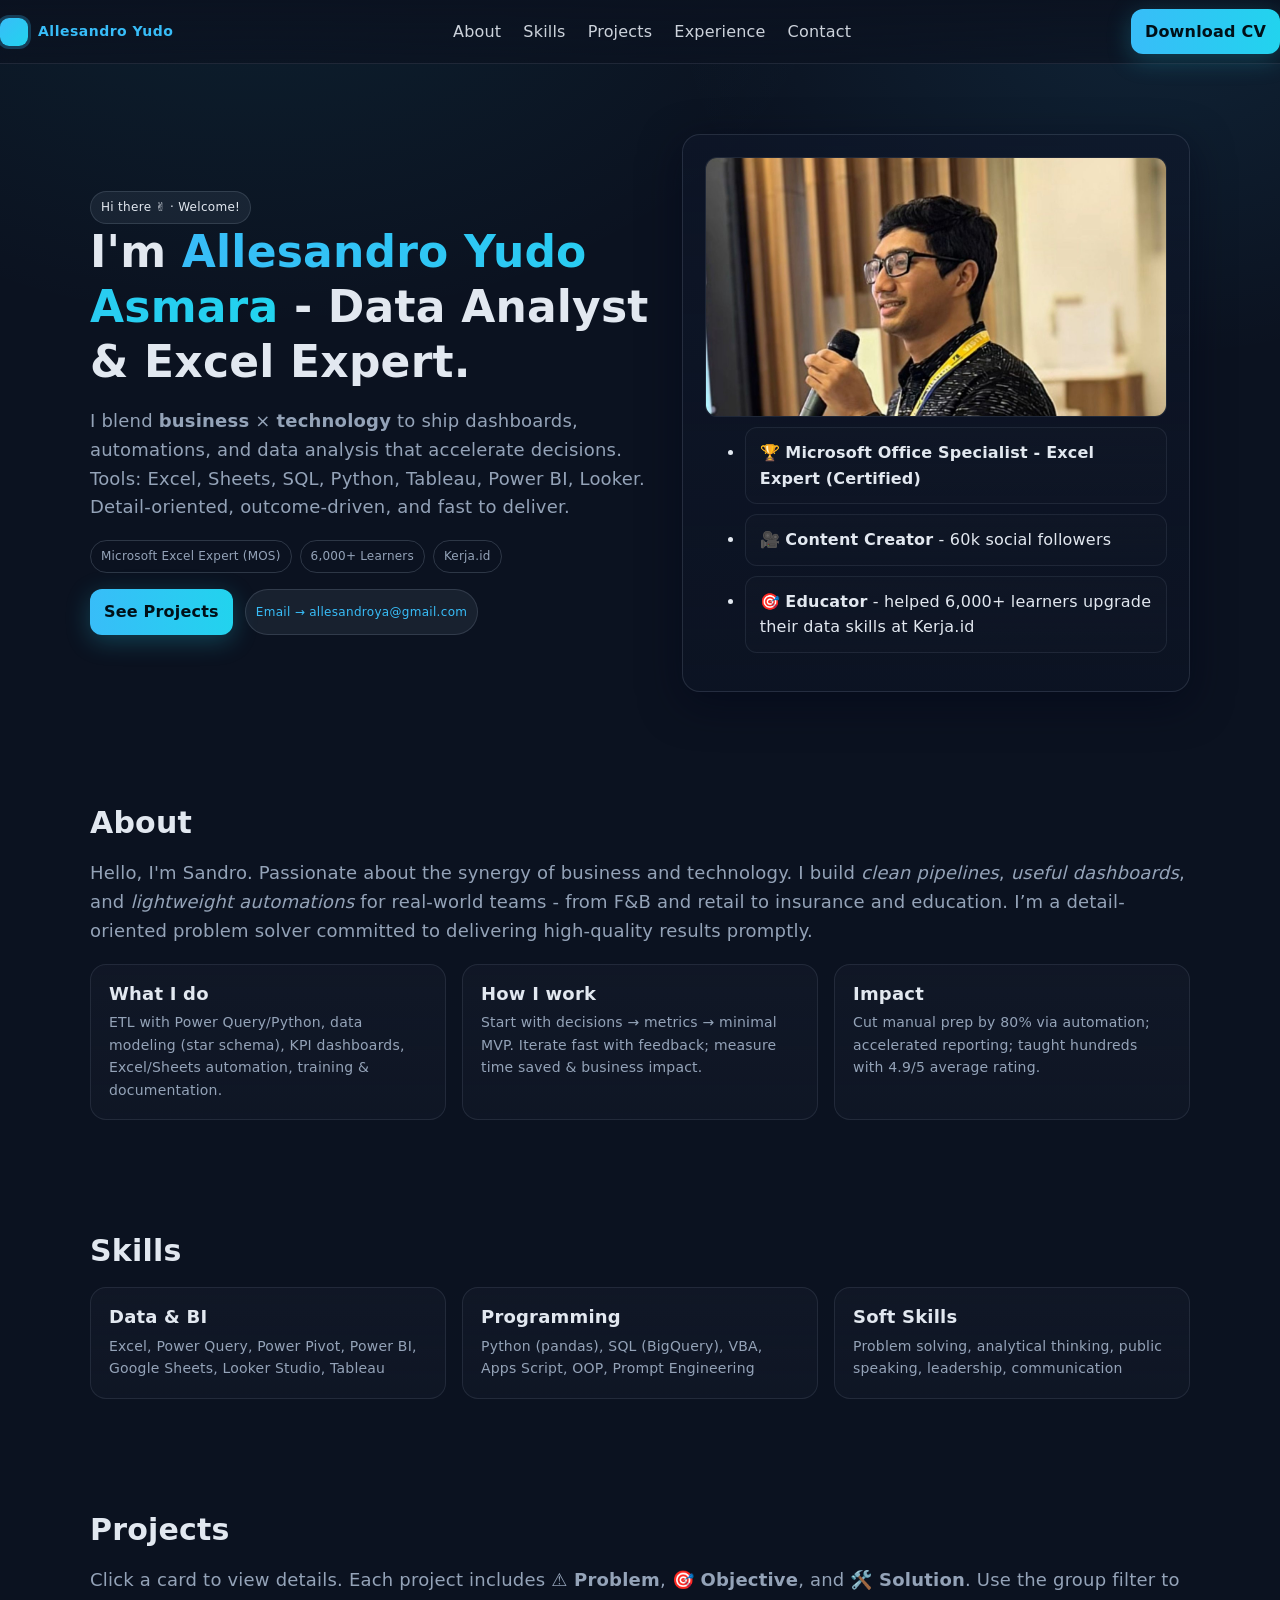
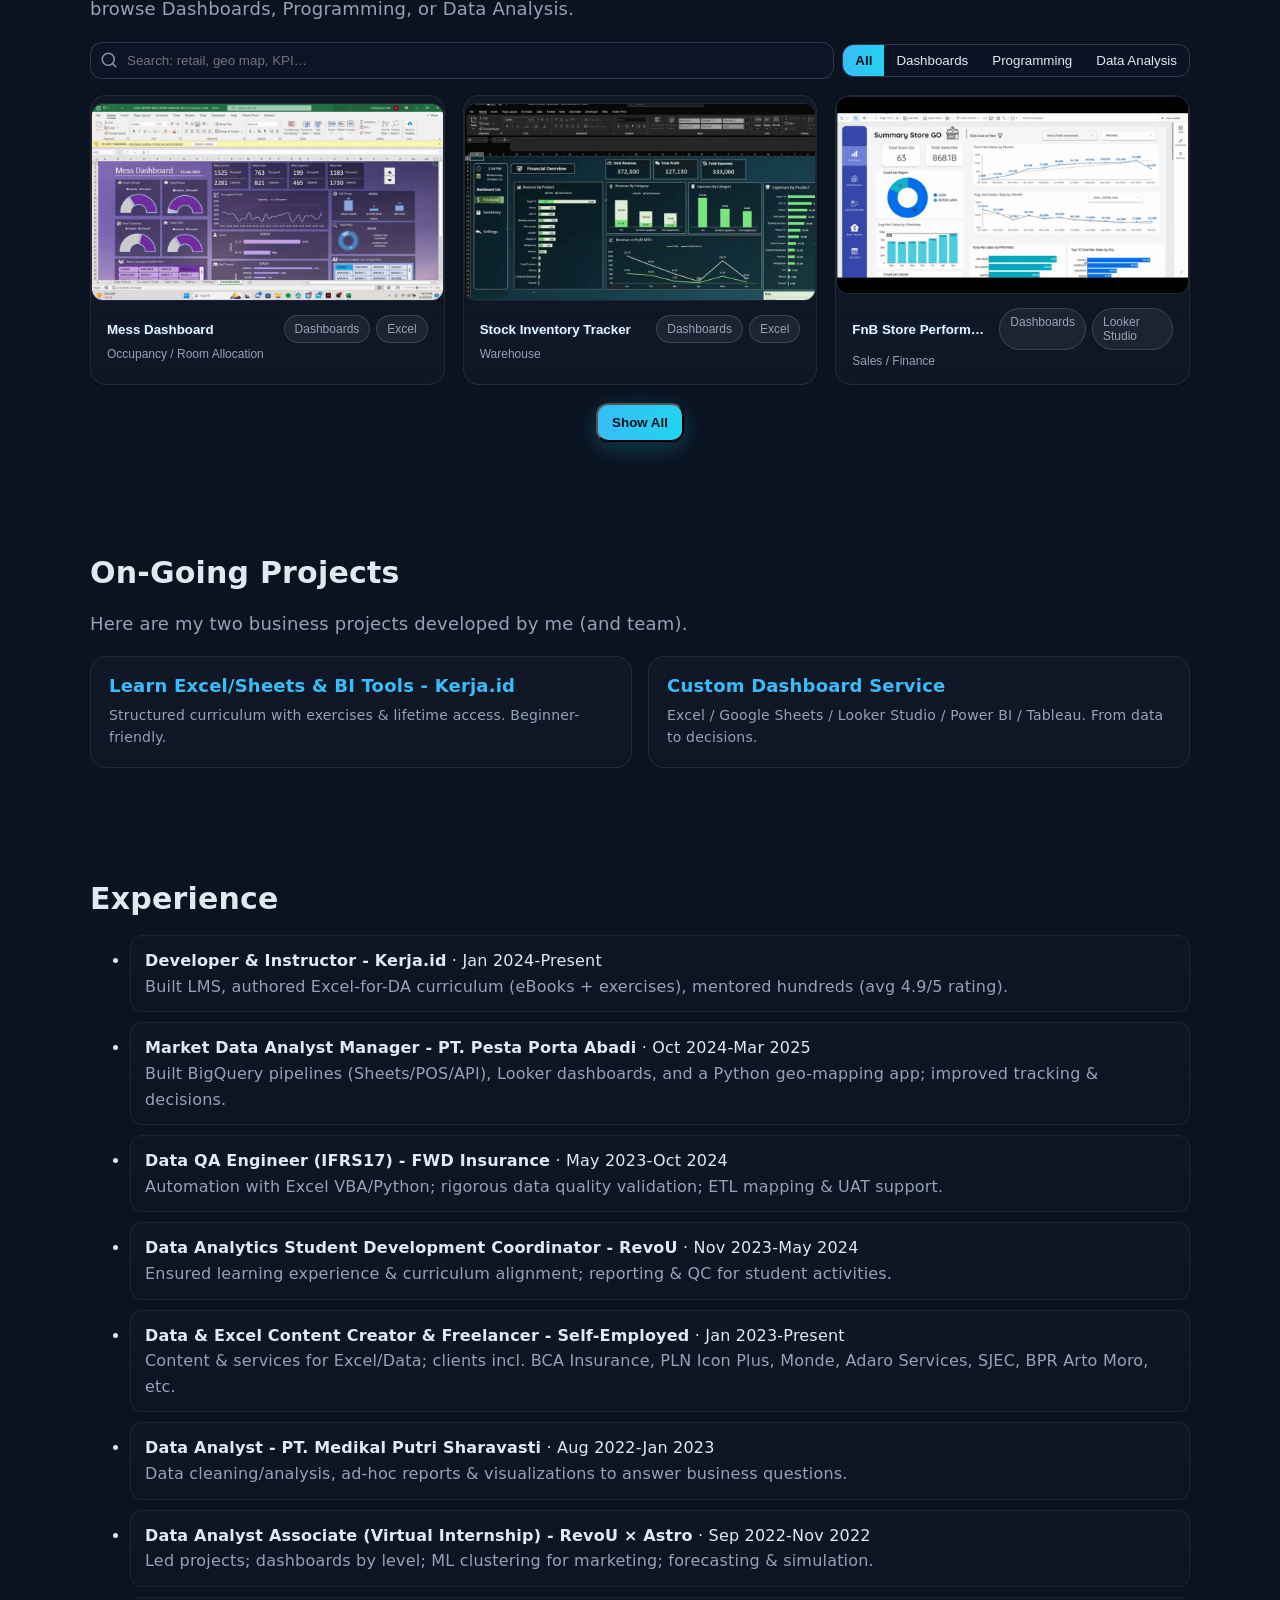
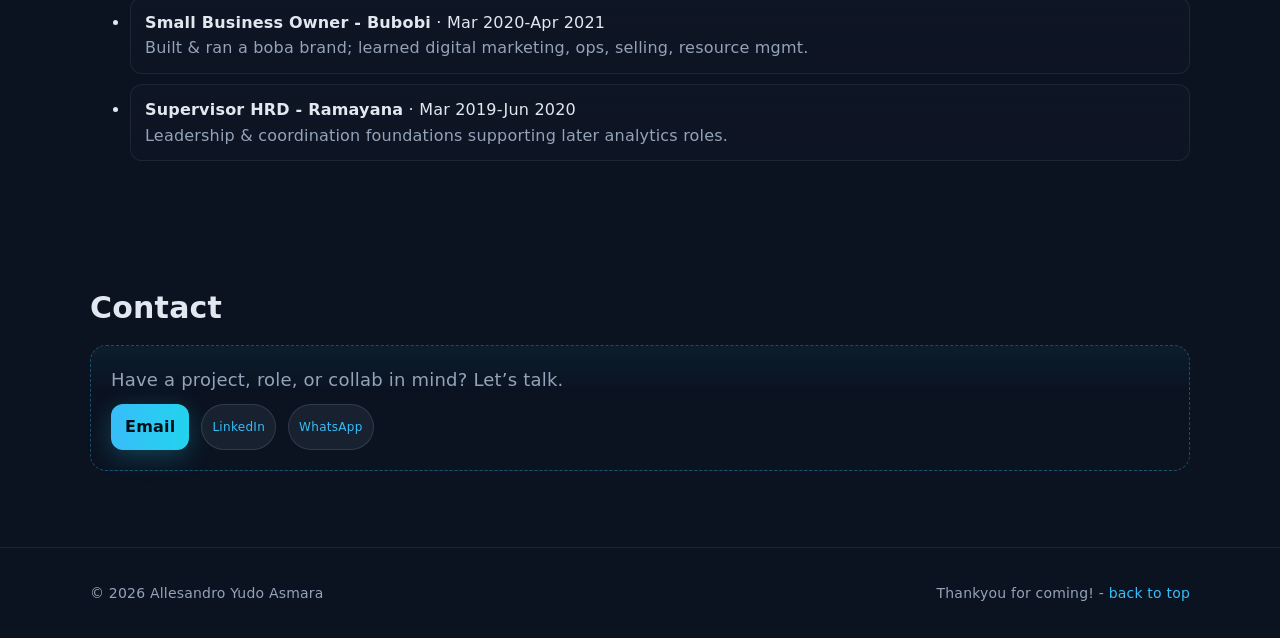
<file: index.html>
<!doctype html>
<html lang="en">
<head>
  <!-- Allesandro Yudo Asmara - Portfolio (Static HTML, v5) -->
  <meta charset="utf-8" />
  <meta name="viewport" content="width=device-width, initial-scale=1, viewport-fit=cover" />
  <title>Allesandro Yudo Asmara - Portfolio</title>
  <meta name="description" content="Allesandro Yudo Asmara - Data Analyst & Excel Expert. Portfolio, projects, experience, and contact." />
  <meta name="theme-color" content="#0f172a" />
  <meta property="og:title" content="Allesandro Yudo Asmara - Portfolio" />
  <meta property="og:description" content="Data analytics, dashboards, automation. Excel · Sheets · SQL · Python · Power BI · Tableau · Looker." />
  <meta property="og:type" content="website" />
  <meta property="og:url" content="https://allesandroya.github.io/" />
  <meta property="og:image" content="images/og-cover.png" />
  <link rel="icon" href="favicon.ico" />
  <style>
    :root{
      --bg:#0b1220;            /* slate-950 */
      --panel:#0f172a;         /* slate-900 */
      --muted:#94a3b8;         /* slate-400 */
      --text:#e2e8f0;          /* slate-200 */
      --brand:#38bdf8;         /* sky-400 */
      --brand-2:#22d3ee;       /* cyan-400 */
      --ring:rgba(56,189,248,.35);
      --card:#111827;          /* gray-900 */
      --rose:244,63,94;        /* rose-500 */
      --indigo:99,102,241;     /* indigo-500 */
      --emerald:16,185,129;    /* emerald-500 */
      --header-h:64px;
    }
    *{box-sizing:border-box}
    html,body{height:100%}
    body{
      margin:0;
      font-family:ui-sans-serif,system-ui,-apple-system,Segoe UI,Roboto,"Helvetica Neue",Arial,"Noto Sans","Apple Color Emoji","Segoe UI Emoji";
      color:var(--text);
      /* ✅ Desktop gradient restored */
      background:
        radial-gradient(1000px 700px at 20% -10%, rgba(34,211,238,.08), transparent 60%),
        radial-gradient(800px 600px at 90% 0%, rgba(56,189,248,.10), transparent 60%),
        var(--bg);
      background-repeat:no-repeat;
      background-attachment:fixed;
      background-size:cover;
      line-height:1.6;
      letter-spacing:.2px;
      padding-top:calc(env(safe-area-inset-top) + 0px);
    }
    a{color:var(--brand);text-decoration:none}
    a:hover{text-decoration:underline}
    .container{width:min(1100px,92%);margin:0 auto}

    header{position:sticky;top:0;z-index:50;backdrop-filter:blur(10px);background:linear-gradient(to bottom,rgba(11,18,32,.95),rgba(11,18,32,.70));border-bottom:1px solid rgba(148,163,184,.15);height:var(--header-h);display:flex;align-items:center}
    .nav{display:flex;align-items:center;justify-content:space-between;width:100%}
    .brand{display:flex;align-items:center;gap:10px;font-weight:700}
    .brand-badge{width:28px;height:28px;border-radius:9px;background:linear-gradient(135deg,var(--brand),var(--brand-2));box-shadow:0 0 0 3px rgba(56,189,248,.25)}
    .menu{display:flex;gap:22px}
    .menu a{color:var(--text);opacity:.9}
    .menu a:hover{opacity:1}
    .cta{display:inline-flex;align-items:center;gap:10px;background:linear-gradient(90deg,var(--brand),var(--brand-2));color:#001018;font-weight:700;border-radius:12px;padding:10px 14px;box-shadow:0 6px 24px rgba(34,211,238,.25)}
    .cta:hover{filter:brightness(1.1);text-decoration:none}

    main{padding-top:14px}
    section{padding:56px 0;scroll-margin-top:calc(var(--header-h) + 12px)}
    h1,h2,h3{line-height:1.25;margin:0 0 14px}
    h1{font-size:clamp(28px,4.8vw,44px)}
    h2{font-size:clamp(22px,3.6vw,30px);margin-bottom:18px}
    p.lead{font-size:clamp(16px,2.1vw,18px);color:var(--muted)}

    .hero{display:grid;grid-template-columns:1.15fr .85fr;gap:24px;align-items:center}
    .hero-card{background:linear-gradient(180deg,rgba(15,23,42,.6),rgba(15,23,42,.3));border:1px solid rgba(148,163,184,.18);border-radius:18px;padding:22px;box-shadow:0 12px 40px rgba(2,6,23,.5)}
    .pill{display:inline-flex;gap:8px;align-items:center;background:rgba(148,163,184,.1);padding:6px 10px;border-radius:999px;border:1px solid rgba(148,163,184,.2);font-size:12px;letter-spacing:.3px}
    .badges{display:flex;flex-wrap:wrap;gap:8px;margin-top:14px}

    .grid{display:grid;gap:16px}
    .grid.cols-3{grid-template-columns:repeat(3,1fr)}
    .grid.cols-2{grid-template-columns:repeat(2,1fr)}

    .card{background:linear-gradient(180deg,rgba(17,24,39,.9),rgba(17,24,39,.75));border:1px solid rgba(148,163,184,.14);border-radius:16px;padding:18px;transition:transform .15s ease,border-color .15s ease}
    .card:hover{transform:translateY(-3px);border-color:rgba(34,211,238,.35)}
    .card h3{font-size:18px;margin:0 0 6px}
    .card p{margin:0;color:var(--muted);font-size:14px}

    .project-thumb{aspect-ratio:16/9;width:100%;border-radius:12px;background:#0b1220;border:1px solid rgba(148,163,184,.15);display:grid;place-items:center;font-size:12px;color:var(--muted);margin-bottom:10px;overflow:hidden}
    .chip{font-size:12px;padding:6px 10px;border:1px solid rgba(148,163,184,.25);border-radius:999px;color:var(--muted)}

    .list{display:grid;gap:10px}
    .list li{background:linear-gradient(180deg,rgba(17,24,39,.6),rgba(17,24,39,.4));border:1px solid rgba(148,163,184,.12);padding:12px 14px;border-radius:12px}

    .contact{background:linear-gradient(180deg,rgba(34,211,238,.06),transparent 40%);border:1px dashed rgba(56,189,248,.35);border-radius:16px;padding:20px}

    footer{padding:34px 0;color:var(--muted);font-size:14px;border-top:1px solid rgba(148,163,184,.14);margin-top:20px}

    /* Controls: search on left, group chips on right */
    .controls{display:flex;gap:8px;flex-wrap:wrap;align-items:center;justify-content:space-between}
    .controls-right{margin-left:auto}
    .segment{display:inline-flex;overflow:hidden;border-radius:12px;border:1px solid rgba(148,163,184,.25);background:rgba(15,23,42,.45)}
    .segment button{padding:8px 12px;color:var(--text);background:transparent;border:0;cursor:pointer}
    .segment button.active{background:linear-gradient(90deg,var(--brand),var(--brand-2));color:#001018;font-weight:700}
    .search{position:relative;flex:1;min-width:220px}
    .search input{width:100%;background:rgba(15,23,42,.6);border:1px solid rgba(148,163,184,.25);color:var(--text);padding:10px 12px 10px 36px;border-radius:12px}
    .search .icon{position:absolute;left:10px;top:50%;transform:translateY(-50%);opacity:.6}

    /* Modal */
    .modal{position:fixed;inset:0;display:none;place-items:center;padding:20px;z-index:100}
    .modal.open{display:grid}
    .modal .shade{position:absolute;inset:0;background:rgba(0,0,0,.6)}
    .modal .panel{position:relative;z-index:1;width:min(1000px,96vw);background:#0d1526;border:1px solid rgba(148,163,184,.25);border-radius:16px;box-shadow:0 30px 100px rgba(0,0,0,.4)}
    .modal .panel header{display:flex;justify-content:space-between;align-items:center;gap:12px;padding:16px 18px;border-bottom:1px solid rgba(148,163,184,.18);background:rgba(13,21,38,.9);backdrop-filter:blur(8px);position:sticky;top:0;border-radius:16px 16px 0 0}
    .btns{display:flex;gap:8px}
    .btn{display:inline-flex;align-items:center;gap:8px;padding:8px 12px;border-radius:12px;border:1px solid rgba(148,163,184,.25);background:rgba(17,24,39,.5);color:var(--text);cursor:pointer;text-decoration:none}
    .btn.primary{background:linear-gradient(90deg,var(--brand),var(--brand-2));color:#001018;border-color:transparent;font-weight:700}
    .modal .panel h3{margin:0;font-size:18px}
    .modal .panel .body{padding:18px;display:grid;gap:18px;grid-template-columns:1.25fr .9fr}
    .modal .panel .media{border:1px solid rgba(148,163,184,.18);border-radius:12px;overflow:hidden;background:#000;display:grid;place-items:center}
    .modal .panel .media img,.modal .panel .media video{width:100%;height:100%;object-fit:contain;max-height:70vh;background:#000}
    .modal .panel .stack{display:grid;gap:12px}

    /* Detail cards */
    .detail{border-radius:12px;border:1px solid rgba(148,163,184,.18);padding:12px;background:rgba(17,24,39,.65)}
    .detail .head{display:flex;align-items:center;gap:8px;font-weight:700}
    .detail .txt{margin-top:6px;font-size:14px;color:var(--text);line-height:1.65}
    .detail.problem{background:linear-gradient(180deg,rgba(var(--rose),.16),rgba(var(--rose),.06));border-color:rgba(var(--rose),.28)}
    .detail.problem .head{color:rgba(var(--rose),.9)}
    .detail.objective{background:linear-gradient(180deg,rgba(var(--indigo),.16),rgba(var(--indigo),.06));border-color:rgba(var(--indigo),.28)}
    .detail.objective .head{color:rgba(var(--indigo),.92)}
    .detail.solution{background:linear-gradient(180deg,rgba(var(--emerald),.16),rgba(var(--emerald),.06));border-color:rgba(var(--emerald),.28)}
    .detail.solution .head{color:rgba(var(--emerald),.92)}

    /* Improve project card title contrast (global) */
    .card div[style*="font-weight"]{
      color:#eaf4ff !important;
      text-shadow:0 0 6px rgba(56,189,248,.25);
    }
    .card:hover div[style*="font-weight"]{
      color:#7dd3fc !important;
    }



    /* ✅ Mobile polish + hero fix + mobile background */
    @media (max-width:720px){
      :root{--header-h:60px}
      header{background:linear-gradient(to bottom,rgba(11,18,32,.98),rgba(11,18,32,.85))}
      
      .menu{display:none}
      .hero{grid-template-columns:1fr;gap:14px;align-items:start}
      .hero-card{padding:14px}
      .hero-card .project-thumb{height:clamp(180px,52vw,240px)!important;border-radius:14px}
      .hero-card .project-thumb img{object-fit:cover;object-position:center 18%}
      section{padding:40px 0}
      .grid.cols-3,.grid.cols-2{grid-template-columns:1fr}
      .controls{gap:10px}
      .controls-right{width:100%;display:flex;justify-content:flex-start}
      .modal .panel .body{grid-template-columns:1fr}
      /* ✅ Mobile background simplified (no repeating glow) */
      body{background:linear-gradient(to bottom,#0b1220 0%,#0e172a 100%)}
      /* Slightly smaller hero heading so it doesn't dominate */
      h1{font-size:clamp(26px,7vw,38px)}
    }

    :focus-visible{outline:3px solid var(--ring);outline-offset:2px;border-radius:6px}
  </style>
</head>
<body>
  <header>
    <div class="container nav">
      <div class="brand">
        <div class="brand-badge" aria-hidden="true"></div>
        <a href="#top" style="font-size:14px;letter-spacing:.5px;">Allesandro Yudo</a>
      </div>
      <nav class="menu" aria-label="Primary">
        <a href="#about">About</a>
        <a href="#skills">Skills</a>
        <a href="#projects">Projects</a>
        <a href="#experience">Experience</a>
        <a href="#contact">Contact</a>
      </nav>
      <a class="cta" href="https://drive.google.com/file/d/1IU2CaSsCLzo36zMspDPNGX4oc29BE4Pq/view?usp=sharing" target="_blank" rel="noopener">Download CV</a>
    </div>
  </header>

  <main id="top" class="container">
    <section class="hero" aria-label="Intro">
      <div>
        <span class="pill">Hi there ✌️ · Welcome!</span>
        <h1>I'm <span style="background:linear-gradient(90deg,var(--brand),var(--brand-2));-webkit-background-clip:text;background-clip:text;color:transparent;">Allesandro Yudo Asmara</span> - Data Analyst & Excel Expert.</h1>
        <p class="lead">I blend <strong>business</strong> × <strong>technology</strong> to ship dashboards, automations, and data analysis that accelerate decisions. Tools: Excel, Sheets, SQL, Python, Tableau, Power BI, Looker. Detail-oriented, outcome-driven, and fast to deliver.</p>
        <div class="badges" aria-label="Highlights">
          <span class="chip">Microsoft Excel Expert (MOS)</span>
          <span class="chip">6,000+ Learners</span>
          <span class="chip">Kerja.id</span>
        </div>
        <div style="margin-top:16px;display:flex;gap:12px;flex-wrap:wrap;">
          <a class="cta" href="#projects">See Projects</a>
          <a class="pill" href="mailto:allesandroya@gmail.com">Email → allesandroya@gmail.com</a>
        </div>
      </div>
      <div class="hero-card">
        <div class="project-thumb" style="height:260px;padding:0;">
          <img src="images/photo.jpg" alt="Profile photo" style="width:100%;height:100%;object-fit:cover;" />
        </div>
        <ul class="list" style="margin-top:10px;">
          <li>🏆 <strong>Microsoft Office Specialist - Excel Expert (Certified)</strong></li>
          <li>🎥 <strong>Content Creator</strong> - 60k social followers</li>
          <li>🎯 <strong>Educator</strong> - helped 6,000+ learners upgrade their data skills at Kerja.id</li>
        </ul>
      </div>
    </section>

    <section id="about" aria-labelledby="about-title">
      <h2 id="about-title">About</h2>
      <p class="lead">Hello, I'm Sandro. Passionate about the synergy of business and technology. I build <em>clean pipelines</em>, <em>useful dashboards</em>, and <em>lightweight automations</em> for real-world teams - from F&B and retail to insurance and education. I’m a detail-oriented problem solver committed to delivering high-quality results promptly.</p>
      <div class="grid cols-3" style="margin-top:16px;">
        <div class="card"><h3>What I do</h3><p>ETL with Power Query/Python, data modeling (star schema), KPI dashboards, Excel/Sheets automation, training & documentation.</p></div>
        <div class="card"><h3>How I work</h3><p>Start with decisions → metrics → minimal MVP. Iterate fast with feedback; measure time saved & business impact.</p></div>
        <div class="card"><h3>Impact</h3><p>Cut manual prep by 80% via automation; accelerated reporting; taught hundreds with 4.9/5 average rating.</p></div>
      </div>
    </section>

    <section id="skills" aria-labelledby="skills-title">
      <h2 id="skills-title">Skills</h2>
      <div class="grid cols-3">
        <div class="card"><h3>Data & BI</h3><p>Excel, Power Query, Power Pivot, Power BI, Google Sheets, Looker Studio, Tableau</p></div>
        <div class="card"><h3>Programming</h3><p>Python (pandas), SQL (BigQuery), VBA, Apps Script, OOP, Prompt Engineering</p></div>
        <div class="card"><h3>Soft Skills</h3><p>Problem solving, analytical thinking, public speaking, leadership, communication</p></div>
      </div>
    </section>

    <section id="projects" aria-labelledby="projects-title">
      <h2 id="projects-title">Projects</h2>
      <p class="lead">Click a card to view details. Each project includes <strong>⚠️ Problem</strong>, <strong>🎯 Objective</strong>, and <strong>🛠️ Solution</strong>. Use the group filter to browse Dashboards, Programming, or Data Analysis.</p>

      <div class="controls" style="margin:16px 0;">
        <label class="search" for="q">
          <svg class="icon" width="18" height="18" viewBox="0 0 24 24" fill="none" stroke="currentColor" stroke-width="2" stroke-linecap="round" stroke-linejoin="round"><circle cx="11" cy="11" r="8"></circle><line x1="21" y1="21" x2="16.65" y2="16.65"></line></svg>
          <input id="q" type="search" placeholder="Search: retail, geo map, KPI…" />
        </label>
        <div class="controls-right">
          <div class="segment" id="seg-groups" role="tablist" aria-label="Filter by group"></div>
        </div>
      </div>

      <div id="gallery" class="grid cols-3" aria-live="polite" style="gap:18px;"></div>
      <div style="display:flex;justify-content:center;margin-top:18px;">
        <button id="toggleMore" class="cta" style="padding:10px 14px;">Show All</button>
      </div>

      <!-- Modal -->
      <div class="modal" id="modal" aria-hidden="true" aria-label="Project detail dialog">
        <div class="shade" id="modalShade"></div>
        <div class="panel" role="document">
          <header>
            <div>
              <h3 id="mTitle">Title</h3>
              <div id="mIndustry" style="color:#94a3b8;margin-top:4px;font-size:14px;">Industry</div>
            </div>
            <div class="btns">
              <a id="mFull" class="btn" href="#" target="_blank" rel="noopener">Full view ↗</a>
              <button id="mClose" class="btn primary" aria-label="Close">Close ✕</button>
            </div>
          </header>
          <div class="body">
            <div class="media"><img id="mMedia" alt="preview" /></div>
            <div class="stack">
              <div class="detail problem"><div class="head">⚠️ Problem</div><div id="mProblem" class="txt"></div></div>
              <div class="detail objective"><div class="head">🎯 Objective</div><div id="mObjective" class="txt"></div></div>
              <div class="detail solution"><div class="head">🛠️ Solution</div><div id="mSolution" class="txt"></div></div>
              <div class="detail" id="mResultsWrap" style="display:none;">
                <div class="head">✅ Results & Impact</div>
                <ul id="mResults" class="txt" style="margin:6px 0 0 18px;list-style:disc;"></ul>
              </div>
            </div>
          </div>
        </div>
      </div>
    </section>

    <!-- Services & Class -->
    <section id="services-links" aria-labelledby="services-links-title">
      <h2 id="services-links-title">On-Going Projects</h2>
      <p class="lead">Here are my two business projects developed by me (and team).</p>
      <div class="grid cols-2" style="margin-top:16px;">
        <a class="card" href="https://kerja.id/belajar-excel-dari-nol/" target="_blank" rel="noopener">
          <h3>Learn Excel/Sheets & BI Tools - Kerja.id</h3>
          <p>Structured curriculum with exercises & lifetime access. Beginner-friendly.</p>
        </a>
        <a class="card" href="https://allesandroya.github.io/jasa-bikin-dashboard/" target="_blank" rel="noopener">
          <h3>Custom Dashboard Service</h3>
          <p>Excel / Google Sheets / Looker Studio / Power BI / Tableau. From data to decisions.</p>
        </a>
      </div>
    </section>

    <section id="experience" aria-labelledby="exp-title">
      <h2 id="exp-title">Experience</h2>
      <ul class="list" aria-label="Timeline">
        <li><strong>Developer & Instructor - Kerja.id</strong> · Jan 2024-Present<div style="color:var(--muted);">Built LMS, authored Excel-for-DA curriculum (eBooks + exercises), mentored hundreds (avg 4.9/5 rating).</div></li>
        <li><strong>Market Data Analyst Manager - PT. Pesta Porta Abadi</strong> · Oct 2024-Mar 2025<div style="color:var(--muted);">Built BigQuery pipelines (Sheets/POS/API), Looker dashboards, and a Python geo-mapping app; improved tracking & decisions.</div></li>
        <li><strong>Data QA Engineer (IFRS17) - FWD Insurance</strong> · May 2023-Oct 2024<div style="color:var(--muted);">Automation with Excel VBA/Python; rigorous data quality validation; ETL mapping & UAT support.</div></li>
        <li><strong>Data Analytics Student Development Coordinator - RevoU</strong> · Nov 2023-May 2024<div style="color:var(--muted);">Ensured learning experience & curriculum alignment; reporting & QC for student activities.</div></li>
        <li><strong>Data & Excel Content Creator & Freelancer - Self-Employed</strong> · Jan 2023-Present<div style="color:var(--muted);">Content & services for Excel/Data; clients incl. BCA Insurance, PLN Icon Plus, Monde, Adaro Services, SJEC, BPR Arto Moro, etc.</div></li>
        <li><strong>Data Analyst - PT. Medikal Putri Sharavasti</strong> · Aug 2022-Jan 2023<div style="color:var(--muted);">Data cleaning/analysis, ad-hoc reports & visualizations to answer business questions.</div></li>
        <li><strong>Data Analyst Associate (Virtual Internship) - RevoU × Astro</strong> · Sep 2022-Nov 2022<div style="color:var(--muted);">Led projects; dashboards by level; ML clustering for marketing; forecasting & simulation.</div></li>
        <li><strong>Small Business Owner - Bubobi</strong> · Mar 2020-Apr 2021<div style="color:var(--muted);">Built & ran a boba brand; learned digital marketing, ops, selling, resource mgmt.</div></li>
        <li><strong>Supervisor HRD - Ramayana</strong> · Mar 2019-Jun 2020<div style="color:var(--muted);">Leadership & coordination foundations supporting later analytics roles.</div></li>
      </ul>
    </section>

    <section id="contact" aria-labelledby="contact-title">
      <h2 id="contact-title">Contact</h2>
      <div class="contact">
        <p class="lead" style="margin:0 0 10px;">Have a project, role, or collab in mind? Let’s talk.</p>
        <div style="display:flex;gap:12px;flex-wrap:wrap;">
          <a class="cta" href="mailto:allesandroya@gmail.com">Email</a>
          <a class="pill" href="https://www.linkedin.com/in/allesandro-yudo-8a80bb163/" target="_blank" rel="noopener">LinkedIn</a>
          <a class="pill" href="https://wa.me/6281944900917" target="_blank" rel="noopener">WhatsApp</a>
        </div>
      </div>
    </section>
  </main>

  <footer>
    <div class="container">
      <div style="display:flex;justify-content:space-between;gap:10px;flex-wrap:wrap;">
        <span>© <span id="y"></span> Allesandro Yudo Asmara</span>
        <span>Thankyou for coming! - <a href="#top">back to top</a></span>
      </div>
    </div>
  </footer>

  <script>
    document.getElementById('y').textContent = new Date().getFullYear();

    const P = (cfg)=>({problem:cfg.problem||'-',objective:cfg.objective||'-',solution:cfg.solution||'-',results:cfg.results||undefined,...cfg});

    /* ===== Projects Data (Dashboards restored + Programming + Data Analysis) ===== */

    const dataAnalysis=[
      P({id:'a-1',title:'Pakistan’s Largest E-commerce - Sales & Loyalty',group:'Data Analysis',tool:'Case Study',industry:'E-commerce',thumb:'images/Analytics1.jpg',media:'images/Analytics1.gif',featured:true,
        problem:"Seasonal spikes (e.g., Black Friday) created a flattering top-line, yet post-campaign repeat purchase was weak.",
        objective:"Quantify true demand vs. promotion lift, model next-year trendlines, and identify levers to increase customer loyalty.",
        solution:"Trend + seasonality decomposition, cohort/retention analysis, CLV lens on promo cohorts; recommendations on post-promo re-engagement (timing, offers, channels)." }),
      P({id:'a-2',title:'Supermarket Sales - Segments that Move the Needle',group:'Data Analysis',tool:'Case Study',industry:'Retail',thumb:'images/Analytics2.jpg',media:'images/Analytics2.gif',
        problem:"Campaign performance underwhelmed and didn’t translate to meaningful revenue.",
        objective:"Reframe targeting by discovering high-value customer clusters.",
        solution:"RFM + demographic-driven clustering; surfaced that households with >1 child have the highest revenue potential and deserve tailored bundles and placements." }),
      P({id:'a-3',title:'Euro Bikes Company - Margin & AOV Decline',group:'Data Analysis',tool:'Case Study',industry:'Retail',thumb:'images/Analytics3.jpg',media:'images/Analytics3.gif',featured:true,
        problem:"Average order value kept sliding month over month while some SKUs dragged negative margin.",
        objective:"Isolate the drivers of AOV decline and clean up the product mix by profitability.",
        solution:"SKU margin deep-dive by category/store, elasticity hints, store-country variance; flagged loss-makers and recommended bundle/price corrections." }),
      P({id:'a-4',title:'Streamer Income - What Predicts Revenue?',group:'Data Analysis',tool:'Case Study',industry:'Creators',thumb:'images/Analytics4.jpg',media:'images/Analytics4.gif',
        problem:"Agency wanted a data-backed view of what makes a streamer successful.",
        objective:"Find the most predictive features for revenue to improve talent development and scouting.",
        solution:"ML feature importance; revealed self-esteem and character-facet signals correlate with tipping volume; action plan for coaching and roster decisions." }),
      P({id:'a-5',title:'Vending Machines - Location × Uptime × Mix',group:'Data Analysis',tool:'Case Study',industry:'Operations',thumb:'images/Analytics5.jpg',media:'images/Analytics5.gif',featured:true,
        problem:"Revenue varied widely by machine and location; some 24/7 units increased cost without payoff.",
        objective:"Optimize product completeness and uptime schedule per location.",
        solution:"Behavioral analysis + location schedule mapping; found incomplete assortments cap revenue; proposed SKU completion and dynamic uptime for cost control." }),
      P({id:'a-6',title:'Student Performance - What Lifts Scores?',group:'Data Analysis',tool:'Case Study',industry:'Education',thumb:'images/Analytics6.jpg',media:'images/Analytics6.gif',
        problem:"School wanted practical levers to improve exam outcomes across subjects.",
        objective:"Identify variables most associated with high scores, then turn them into interventions.",
        solution:"Feature analysis on study time, nutrition, and math proficiency; found math strength and pre-exam meals correlate with higher cross-subject scores." })
    ];

    const programming=[
      P({id:'p-1',title:'ETL with Power Query & M',group:'Programming',tool:'Automation',industry:'Data Engineering',thumb:'images/Programing1.jpg',media:'images/Programing1.gif',
        problem:"Manual monthly updates were slow and error-prone.",
        objective:"Make refreshes one-click while guaranteeing consistent cleaning rules.",
        solution:"Power Query pipelines with parameterized folders; drag-and-drop files → automatic cleansing and append."}),
      P({id:'p-2',title:'Excel VBA - Financial Model Auto-Builder',group:'Programming',tool:'Automation',industry:'Finance',thumb:'images/Programing2.jpg',media:'images/Programing2.gif',featured:true,
        problem:"Analysts rebuilt models by hand whenever inputs changed.",
        objective:"Generate a full financial model automatically after data updates.",
        solution:"VBA modules to assemble sheets, recalc scenarios, and output summaries; swap inputs → model refreshes in seconds."}),
      P({id:'p-4',title:'Data Quality Checker (Insurance-grade)',group:'Programming',tool:'App',industry:'Data Quality',thumb:'images/Programing4.jpg',media:'images/Programing4.gif',featured:true,
        problem:"Thousand-file validations were done manually with ad-hoc Excel formulas.",
        objective:"Automate large-scale checks and surface anomalies clearly.",
        solution:"Desktop app to batch-scan folders, apply rule packs, and export anomaly reports with severity levels."}),
      P({id:'p-5',title:'Data Manager App - Zip · Rename · Move',group:'Programming',tool:'App',industry:'Ops',thumb:'images/Programing5.jpg',media:'images/Programing5.gif',
        problem:"Repetitive file operations ate time and invited mistakes.",
        objective:"Standardize and automate routine file housekeeping.",
        solution:"UI tool to zip, rename with patterns, and move files by templates; one-click presets for frequent workflows."}),
      P({id:'p-6',title:'CSV Combiner - SQL-like, No Code',group:'Programming',tool:'App',industry:'Analytics',thumb:'images/Programing6.jpg',media:'images/Programing6.gif',featured:true,
        problem:"Non-coders struggled to summarize and join multiple CSVs.",
        objective:"Offer SQL-style grouping/joins through a friendly interface.",
        solution:"Drag files → pick columns → aggregate/join; exports tidy datasets for BI without writing queries."}),
      P({id:'p-7',title:'Store Location Map - Radius & Distance',group:'Programming',tool:'App',industry:'Geo',thumb:'images/Programing7.jpg',media:'images/Programing7.gif',
        problem:"Users needed an easy way to visualize store radii, distances, and performance by city/province.",
        objective:"Turn a spreadsheet of stores into an interactive geo map.",
        solution:"App reads location sheet, draws radii per store, computes distances, and overlays average sales by marker color."})
    ];

    /* Dashboards - restored Indonesian Problem/Objective/Solution */
    const dashboards=[
      P({id:'ex-1',title:'Mess Dashboard',tool:'Excel',group:'Dashboards',industry:'Occupancy / Room Allocation',thumb:'images/Excel1.jpg',media:'images/Excel1.gif',featured:true,
        problem:'Pengelola mess kesulitan memantau kamar kosong/terisi per area & divisi termasuk riwayat tanggal/jam check-in–out. Data tersebar & update manual.',
        objective:'Satu dashboard yang menampilkan okupansi real-time per area & divisi, daftar kamar kosong, dan histori pengisian berbasis tanggal/waktu.',
        solution:'Model data sederhana + Excel (Pivot/Power Query) untuk konsolidasi & visual okupansi. UI dibuat clean sesuai tema institusi.',
        results:['Waktu mencari kamar kosong turun drastis (menit).','Akurasi naik; double-assign kamar berkurang signifikan.','Proses alokasi antar divisi jadi transparan & audit-able.']}),
      P({id:'ex-2',title:'Pelatihan Aplikasi Dokter',tool:'Excel',group:'Dashboards',industry:'Training / Adoption',thumb:'images/Excel2.jpg',media:'images/Excel2.gif',
        problem:'Manajemen butuh memantau dokter & jabatan yang sudah pelatihan dan aktif menggunakan aplikasi maupun yang belum.',
        objective:'Monitoring progres pelatihan & adoption rate per dokter/jabatan, lengkap dengan status aktif/tidak aktif.',
        solution:'Power Query untuk cleaning data kehadiran/penggunaan, pivot tracking status, KPI adoption & sertifikasi.'}),
      P({id:'ex-3',title:'Stock Inventory Tracker',tool:'Excel',group:'Dashboards',industry:'Warehouse',thumb:'images/Excel3.jpg',media:'images/Excel3.gif',featured:true,
        problem:'Sulit memantau stok masuk/keluar, kapan harus restock, & arus kas terkait pembelian/penjualan.',
        objective:'Tracking stok & reorder point, serta arus uang masuk/keluar sederhana untuk kontrol.',
        solution:'Excel modeling (safety stock, reorder) + dashboard ringkas untuk alert restock.'}),
      P({id:'ex-4',title:'Target Sales Tracker',tool:'Excel',group:'Dashboards',industry:'Sales',thumb:'images/Excel4.jpg',media:'images/Excel4.gif',
        problem:'Sulit melihat mana salesperson yang sudah mencapai target tiap bulan dan progress keseluruhan per tim. Visual timeline tidak ada, sehingga koordinasi proyek penjualan kurang jelas.',
        objective:'Menampilkan pencapaian target per sales & per bulan dengan visual Gantt dan pewarnaan berbeda per tim agar status cepat terbaca.',
        solution:'Model target/actual per bulan, Gantt pseudo-chart di Excel, pewarnaan dinamis per tim, serta kartu KPI ringkas (achievement, gap).'}),
      P({id:'ex-5',title:'Project & Budget Tracker',tool:'Excel',group:'Dashboards',industry:'PMO / Ops',thumb:'images/Excel5.jpg',media:'images/Excel5.gif',
        problem:'Proyek berjalan paralel tanpa ringkasan yang rapi: tanggal mulai/selesai, persentase progress, prioritas, dan realisasi anggaran sulit dipantau dalam satu tempat.',
        objective:'Menyatukan informasi inti proyek dan halaman khusus budget untuk melihat pemakaian vs alokasi.',
        solution:'Tabel proyek (start, end, %progress, priority), kanban/gantt sederhana, halaman budget dengan breakdown kategori & variance, serta filter per PIC/tim.'}),
      P({id:'ex-6',title:'Smartphone Sales Dashboard',tool:'Excel',group:'Dashboards',industry:'Sales',thumb:'images/Excel6.jpg',media:'images/Excel6.gif',
        problem:'User ingin mengganti metrik (sales, profit, transaksi, qty) secara dinamis.',
        objective:'Analisis penjualan per area, tipe, & time series; metrik switchable.',
        solution:'Parameter + formula & Pivot untuk metrik dinamis; UI ringan.'}),
      P({id:'ex-7',title:'Monitoring Kepatuhan Diklat per Direktorat',tool:'Excel',group:'Dashboards',industry:'Public Sector / HR',thumb:'images/Excel7.jpg',media:'images/Excel7.gif',
        problem:'Perlu memantau karyawan yang sudah/ belum memenuhi diklat per direktorat, dan modul apa saja yang masih kurang.',
        objective:'Menyediakan tampilan ringkas daftar karyawan belum memenuhi diklat per direktorat beserta modul yang harus diambil.',
        solution:'Match daftar kompetensi per jabatan dengan status diklat; gap-list otomatis per direktorat; filter nama/jabatan; export untuk tindak lanjut HR.'}),
      P({id:'ex-8',title:'Employee Dashboard (Attrition, HDRF Utilization, PISA)',tool:'Excel',group:'Dashboards',industry:'HR',thumb:'images/Excel8.jpg',media:'images/Excel8.gif',
        problem:'Manajemen memerlukan pandangan menyeluruh atas headcount saat ini, turnover/attrition, HDRF utilization, dan status PISA submission.',
        objective:'Memberi gambaran kondisi tenaga kerja terkini dan indikator kepatuhan/ pemanfaatan program.',
        solution:'ETL data HR master + log kepesertaan; KPI attrition & utilization; tren bulanan; segmentasi per unit/grade; indikator submission PISA.'}),
      P({id:'ex-9',title:'Project Monitoring + RAID',tool:'Excel',group:'Dashboards',industry:'PMO / Ops',thumb:'images/Excel9.jpg',media:'images/Excel9.gif',
        problem:'Mirip Project & Budget Tracker namun fokus pada kontrol proyek berjalan dan halaman RAID (Risks, Assumptions, Issues, Dependencies) untuk mitigasi.',
        objective:'Memusatkan status proyek dan daftar risiko/isu/dependensi untuk mempercepat eskalasi dan keputusan.',
        solution:'Ringkasan status & timeline, halaman RAID dengan owner, severity, due date, dan rekomendasi aksi; filter per project/PIC.'}),
      P({id:'ex-10',title:'Transport Management (VBA)',tool:'Excel',group:'Dashboards',industry:'Transport',thumb:'images/Excel10.jpg',media:'images/Excel10.gif',
        problem:'Update data bulanan manual lambat; butuh pilih file dan refresh otomatis.',
        objective:'Dashboard tonase per tanggal/perusahaan yang bisa update file bulanan secara dinamis.',
        solution:'VBA untuk pemilihan file & refresh; Query & pivot untuk visual.'}),

      P({id:'gs-1',title:'Data Cleaning & Analytics Doc',tool:'Google Sheets',group:'Dashboards',industry:'Analytics',thumb:'images/Googlesheet1.jpg',media:'images/Googlesheet1.gif',
        problem:'Dokumentasi proses cleaning & insight toko belum rapi.',
        objective:'Dok report untuk pola penjualan & customer.',
        solution:'Template doc + sheet cleaning log; insight ringkas.'}),

      P({id:'lk-1',title:'FnB Store Performance',tool:'Looker Studio',group:'Dashboards',industry:'Sales / Finance',thumb:'images/Looker1.jpg',media:'images/Looker1.gif',featured:true,
        problem:'Owner ingin pantau target penjualan & pengeluaran per kota/provinsi tanpa biaya lisensi BI.',
        objective:'Dashboard marketing/finance cepat, mudah dishare.',
        solution:'Looker Studio (gratis) + GA4/Ads + spreadsheet; visual geo & KPI.'}),
      P({id:'lk-2',title:'KOL Endorsement Tracker',tool:'Looker Studio',group:'Dashboards',industry:'Marketing',thumb:'images/Looker2.jpg',media:'images/Looker2.gif',
        problem:'Sulit memantau KOL mana yang belum deal/proses/selesai & dampaknya.',
        objective:'Pipeline KOL end-to-end dgn tema warna Google.',
        solution:'Looker + Sheet (form) untuk status & skor impact.'}),

      P({id:'pbi-1',title:'Store Sales + Discount Simulator',tool:'Power BI',group:'Dashboards',industry:'Sales',thumb:'images/Powerbi1.jpg',media:'images/Powerbi1.gif',featured:true,
        problem:'Perlu simulasi diskon per produk & visual geo penjualan per provinsi.',
        objective:'Analisis sales & dampak diskon cepat.',
        solution:'Model star + DAX untuk parameter diskon, Map visual.'}),

      P({id:'pbi-2',title:'Emission Health Check',tool:'Power BI',group:'Dashboards',industry:'Sales',thumb:'images/Powerbi2.jpg',media:'images/Powerbi2.gif',featured:true,
        problem:'Client kesulitan dalam menganalisa data dalam bentuk file word.',
        objective:'Automasi extract data dari word ke Excel, lalu buat dashboard di Power BI',
        solution:'Gunakan VBA untuk extract data, dashboard analytics Power BI yang memudahkan analisa data'}),

      P({id:'tb-1',title:'RFM Analysis',tool:'Tableau',group:'Dashboards',industry:'CRM',thumb:'images/Tableau1.jpg',media:'images/Tableau1.gif',featured:true,
        problem:'Butuh segmentasi customer dg alasan & ringkasan yang jelas.',
        objective:'RFM dashboard menampilkan proporsi segmen & alasan scoring.',
        solution:'Tableau viz best-practice & tooltip ringkas.'}),
      P({id:'tb-2',title:'RFM Analysis - Customer Detail',tool:'Tableau',group:'Dashboards',industry:'E-Commerce / Retail',thumb:'images/Tableau2.jpg',media:'images/Tableau2.gif',
        problem:'Setelah overview, tim butuh melihat nilai recency/frequency/monetary per customer dan segmen masing-masing.',
        objective:'Memberikan tampilan detail per customer lengkap dengan skor & riwayat transaksi.',
        solution:'Tabel detail customer dengan R/F/M, filter segmen, link drill ke histori transaksi; export untuk CRM campaign.'}),
      P({id:'tb-3',title:'Monitoring Administrasi Kapal',tool:'Tableau',group:'Dashboards',industry:'Marine',thumb:'images/Tableau3.jpg',media:'images/Tableau3.gif',
        problem:'Perlu memeriksa kelengkapan administrasi tiap kapal serta anggaran yang sudah terpakai.',
        objective:'Menyediakan status kepatuhan administrasi per kapal dan ringkasan biaya terkait.',
        solution:'Checklist dokumen per kapal, indikator hijau/merah, rekap biaya per kapal/per periode; filter armada & rute.'}),
      P({id:'tb-4',title:'Monitoring Status Kapal',tool:'Tableau',group:'Dashboards',industry:'Marine',thumb:'images/Tableau4.jpg',media:'images/Tableau4.gif',
        problem:'Manajemen ingin melihat nilai kapal per unit, tujuan, penyedia, serta dinamika anggaran & nilai per bulan.',
        objective:'Memberikan pandangan menyeluruh nilai aset & pergerakannya per vendor/tujuan.',
        solution:'Model aset kapal, ringkasan nilai/budget bulanan, breakdown per vendor & tujuan, tren nilai, dan indikator penyimpangan.'}),
      P({id:'tb-5',title:'Smartphone Sales (Branches)',tool:'Tableau',group:'Dashboards',industry:'Sales',thumb:'images/Tableau5.jpg',media:'images/Tableau5.gif',
        problem:'Butuh ringkasan penjualan & pengeluaran antar cabang/merk/type.',
        objective:'KPI sales/spend & drilldown cepat.',
        solution:'Model star + viz interaktif.'}),
      P({id:'tb-6',title:'Financial Development Dashboard',tool:'Tableau',group:'Dashboards',industry:'Finance',thumb:'images/Tableau6.jpg',media:'images/Tableau6.gif',
        problem:'Manajemen butuh memantau nilai ekonomi per department, cost centre, revenue & expenses, termasuk tren penjualan.',
        objective:'Satu dashboard keuangan komprehensif untuk pemantauan performa & efisiensi biaya.',
        solution:'Ringkasan P&L per dept/cost centre, tren revenue & expense, variance vs target, dan drill ke transaksi besar.'}),
      P({id:'tb-7',title:'KPI Sales Dashboard',tool:'Tableau',group:'Dashboards',industry:'Sales',thumb:'images/Tableau7.jpg',media:'images/Tableau7.gif',
        problem:'Perlu memantau target vs actual, revenue per provinsi, dan achievement per agen sales.',
        objective:'Memberikan dasbor KPI penjualan yang langsung menyorot pencapaian & deviasi.',
        solution:'Kartu KPI, peta provinsi, leaderboard agen, serta filter waktu/produk; highlight gap untuk coaching cepat.'}),
      P({id:'tb-8',title:'BPJS Health - Comprehensive',tool:'Tableau',group:'Dashboards',industry:'Insurance / Health',thumb:'images/Tableau8.jpg',media:'images/Tableau8.gif',
        problem:'Perlu pandangan komprehensif: penyakit, level asuransi, premi, biaya per kota, demografi dsb.',
        objective:'Eksplorasi lengkap dengan ringkasan eksekutif.',
        solution:'Tableau multi-page + bookmark; viz advanced.'})
    ];

    const PROJECTS=[...dashboards,...programming,...dataAnalysis];

    /* Group filter order: All | Dashboards | Programming | Data Analysis */
    const GROUP_OPTIONS=["All","Dashboards","Programming","Data Analysis"];
    let filterGroup='All'; let query=''; let showAll=false; // All = show less by default

    const segGroups=document.getElementById('seg-groups');
    GROUP_OPTIONS.forEach(opt=>{
      const b=document.createElement('button'); b.textContent=opt; b.setAttribute('role','tab');
      b.addEventListener('click',()=>{filterGroup=opt; showAll=(opt!=='All'); render(); setActive(segGroups,b);});
      if(opt===filterGroup) b.classList.add('active'); segGroups.appendChild(b);
    });
    function setActive(root,el){[...root.children].forEach(b=>b.classList.remove('active')); el.classList.add('active');}

    const q=document.getElementById('q'); q.addEventListener('input',e=>{query=e.target.value.toLowerCase(); render();});
    const tgl=document.getElementById('toggleMore'); tgl.addEventListener('click',()=>{showAll=!showAll; render();});
    const gallery=document.getElementById('gallery');

    function passGroup(p){return filterGroup==='All'||p.group===filterGroup}
    function passQuery(p){return !query||[p.title,p.industry,p.group,p.problem,p.objective,p.solution,p.tool,...(p.tags||[])].join(' ').toLowerCase().includes(query)}
    function filtered(){const res=PROJECTS.filter(p=>passGroup(p)&&passQuery(p)); return res.length?res:PROJECTS.filter(passGroup)}
    function items(){
      const f=filtered(); if(showAll) return f;
      const feat=f.filter(p=>p.featured);
      const first3=feat.length>=3?feat.slice(0,3):[...feat,...f.filter(p=>!p.featured)].slice(0,3);
      return first3;
    }
    function imgWithFallback(src){
      const base=src.replace(/\.gif$/i,'.jpg');
      const img=document.createElement('img'); img.src=base; img.alt=''; img.onerror=()=>{img.onerror=null; img.src=src.replace(/\.jpg$/i,'.png')};
      img.loading='lazy'; img.decoding='async'; img.style.width='100%'; img.style.height='100%'; img.style.objectFit='cover'; return img;
    }
    function render(){
      const list=items(); gallery.innerHTML='';
      list.forEach(p=>{
        const card=document.createElement('button'); card.className='card'; card.style.padding='0'; card.style.textAlign='left'; card.style.overflow='hidden';
        card.setAttribute('aria-label',`View details ${p.title}`); card.addEventListener('click',()=>openModal(p));
        const mediaWrap=document.createElement('div'); mediaWrap.className='project-thumb'; mediaWrap.style.margin='0';
        mediaWrap.appendChild(imgWithFallback(p.media||p.thumb));
        const body=document.createElement('div'); body.style.padding='14px 16px 16px';
        const row=document.createElement('div'); row.style.display='flex'; row.style.justifyContent='space-between'; row.style.alignItems='center'; row.style.gap='10px';
        const title=document.createElement('div'); title.style.fontWeight='700'; title.style.overflow='hidden'; title.style.textOverflow='ellipsis'; title.style.whiteSpace='nowrap'; title.textContent=p.title;
        const badgeWrap=document.createElement('div'); badgeWrap.style.display='flex'; badgeWrap.style.gap='6px';
        if(p.group){const g=document.createElement('span'); g.className='chip'; g.textContent=p.group; g.style.background='rgba(255,255,255,.06)'; badgeWrap.appendChild(g);}
        if(p.tool){const t=document.createElement('span'); t.className='chip'; t.textContent=p.tool; t.style.background='rgba(255,255,255,.06)'; badgeWrap.appendChild(t);}
        row.appendChild(title); row.appendChild(badgeWrap);
        const sub=document.createElement('div'); sub.style.color='var(--muted)'; sub.style.fontSize='12px'; sub.style.marginTop='4px'; sub.style.overflow='hidden'; sub.style.textOverflow='ellipsis'; sub.style.whiteSpace='nowrap'; sub.textContent=p.industry||'';
        body.appendChild(row); body.appendChild(sub); card.appendChild(mediaWrap); card.appendChild(body); gallery.appendChild(card);
      });
      tgl.textContent=showAll?'Show Less':'Show All';
    }

    /* Modal */
    const modal=document.getElementById('modal'); const shade=document.getElementById('modalShade'); const mClose=document.getElementById('mClose');
    const mTitle=document.getElementById('mTitle'); const mIndustry=document.getElementById('mIndustry'); const mMedia=document.getElementById('mMedia');
    const mFull=document.getElementById('mFull'); const mProblem=document.getElementById('mProblem'); const mObjective=document.getElementById('mObjective'); const mSolution=document.getElementById('mSolution');
    const mResultsWrap=document.getElementById('mResultsWrap'); const mResults=document.getElementById('mResults'); let scrollY=0;

    function openModal(p){
      mTitle.textContent=p.title; mIndustry.textContent=[p.group,p.industry].filter(Boolean).join(' · ');
      const mediaSrc=p.media||p.thumb; mMedia.src=mediaSrc; mMedia.onerror=()=>{mMedia.onerror=null; mMedia.src=(p.thumb||'').replace(/\.gif$/i,'.jpg')};
      mFull.href=mediaSrc; mFull.style.display=mediaSrc?'inline-flex':'none';
      mProblem.textContent=p.problem||'-'; mObjective.textContent=p.objective||'-'; mSolution.textContent=p.solution||'-';
      mResults.innerHTML=''; if(p.results&&p.results.length){p.results.forEach(r=>{const li=document.createElement('li'); li.textContent=r; mResults.appendChild(li)}); mResultsWrap.style.display='block';} else {mResultsWrap.style.display='none'}
      modal.classList.add('open'); modal.setAttribute('aria-hidden','false'); scrollY=window.scrollY||window.pageYOffset;
      document.body.style.position='fixed'; document.body.style.top=`-${scrollY}px`; document.body.style.left='0'; document.body.style.right='0'; document.body.style.width='100%';
      window.addEventListener('keydown', onEsc);
    }
    function closeModal(){
      modal.classList.remove('open'); modal.setAttribute('aria-hidden','true');
      document.body.style.position=''; document.body.style.top=''; document.body.style.left=''; document.body.style.right=''; document.body.style.width='';
      window.scrollTo(0,scrollY); window.removeEventListener('keydown', onEsc);
    }
    function onEsc(e){if(e.key==='Escape') closeModal()}
    shade.addEventListener('click', closeModal); mClose.addEventListener('click', closeModal);

    render();
  </script>
</body>
</html>
</file>
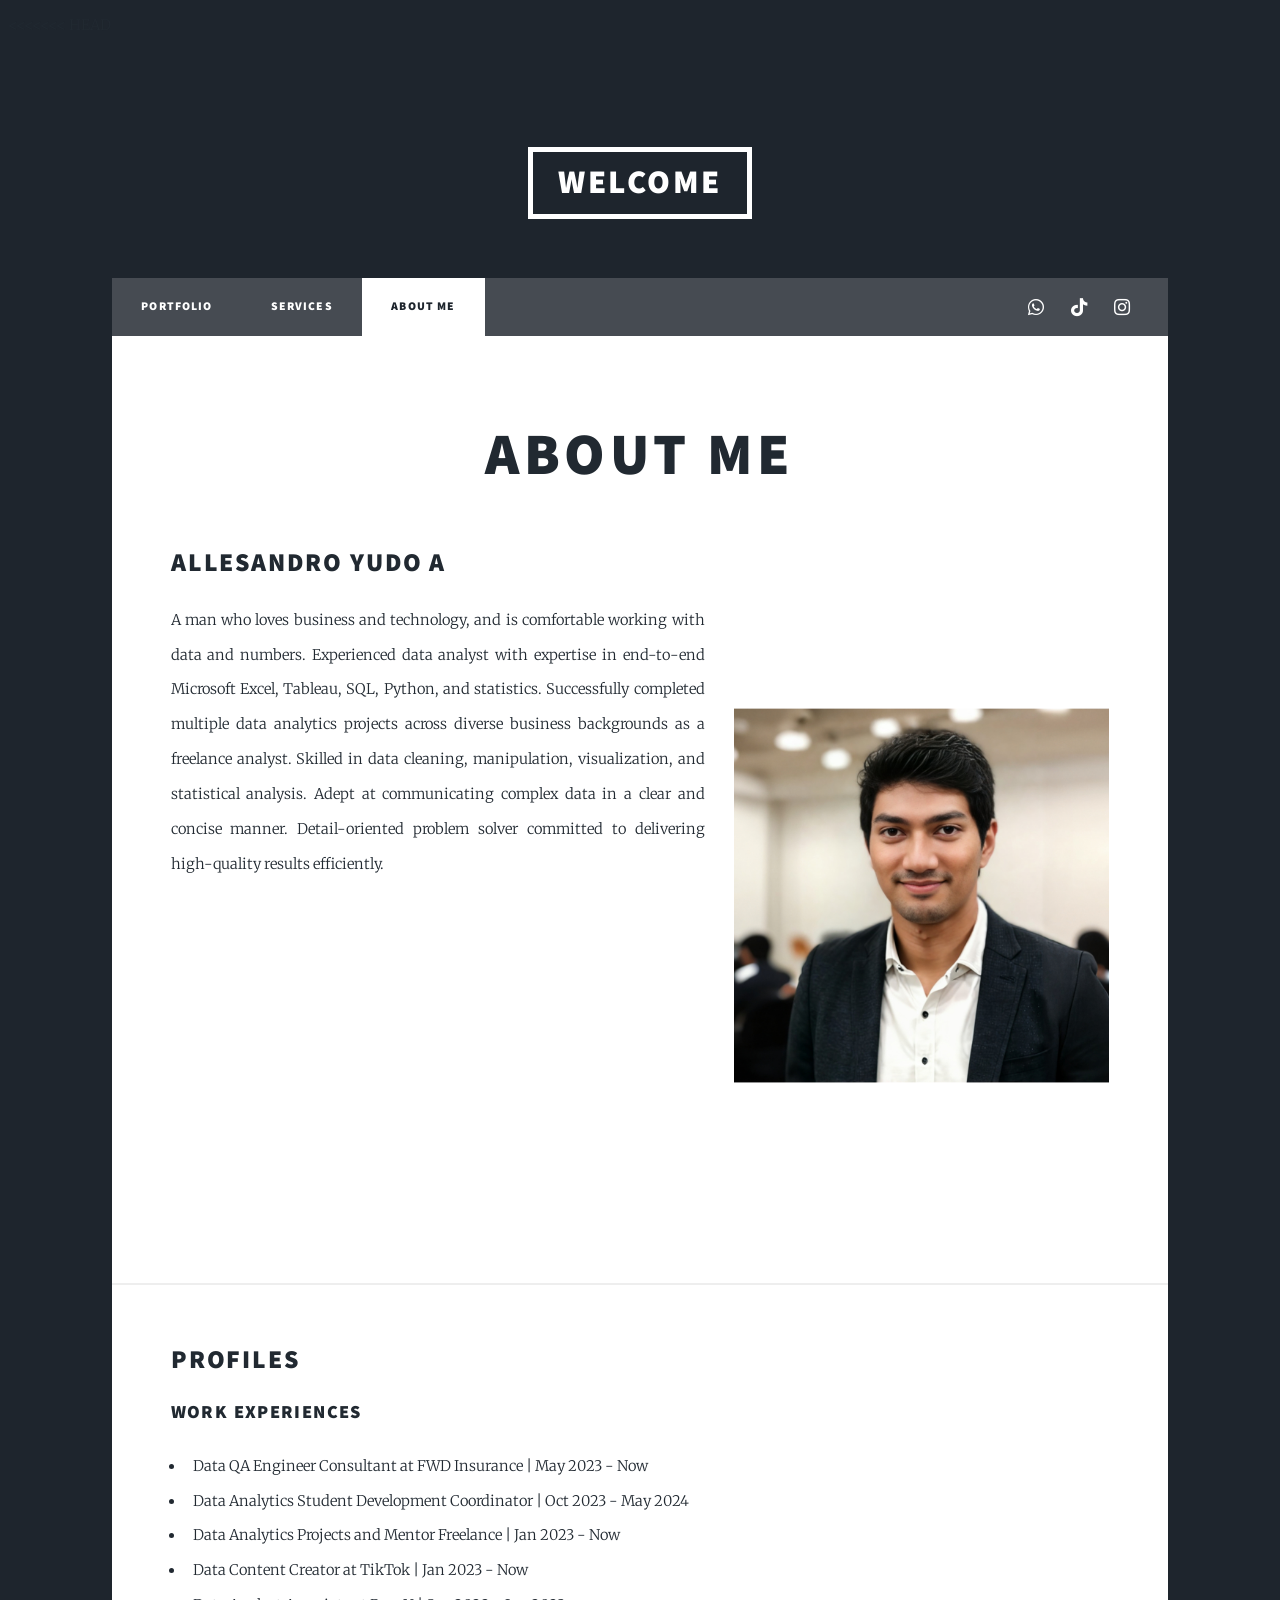
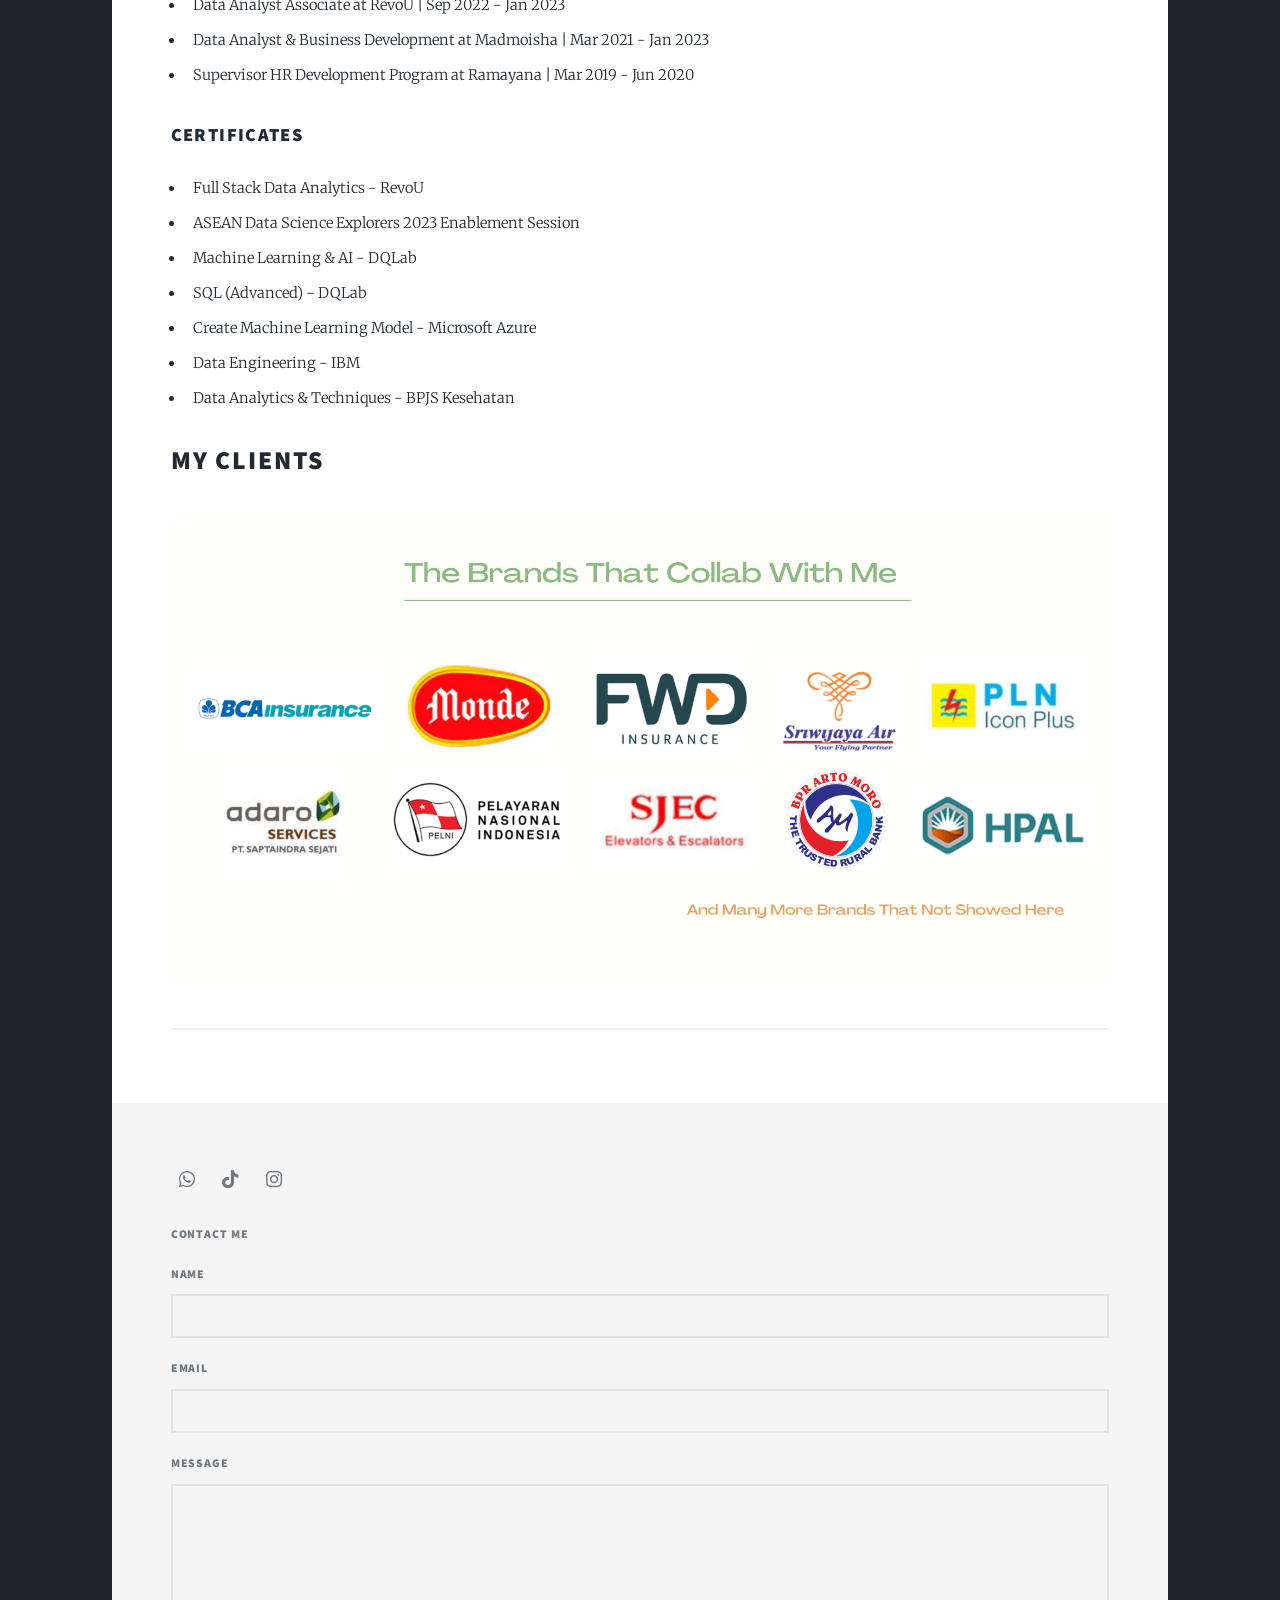
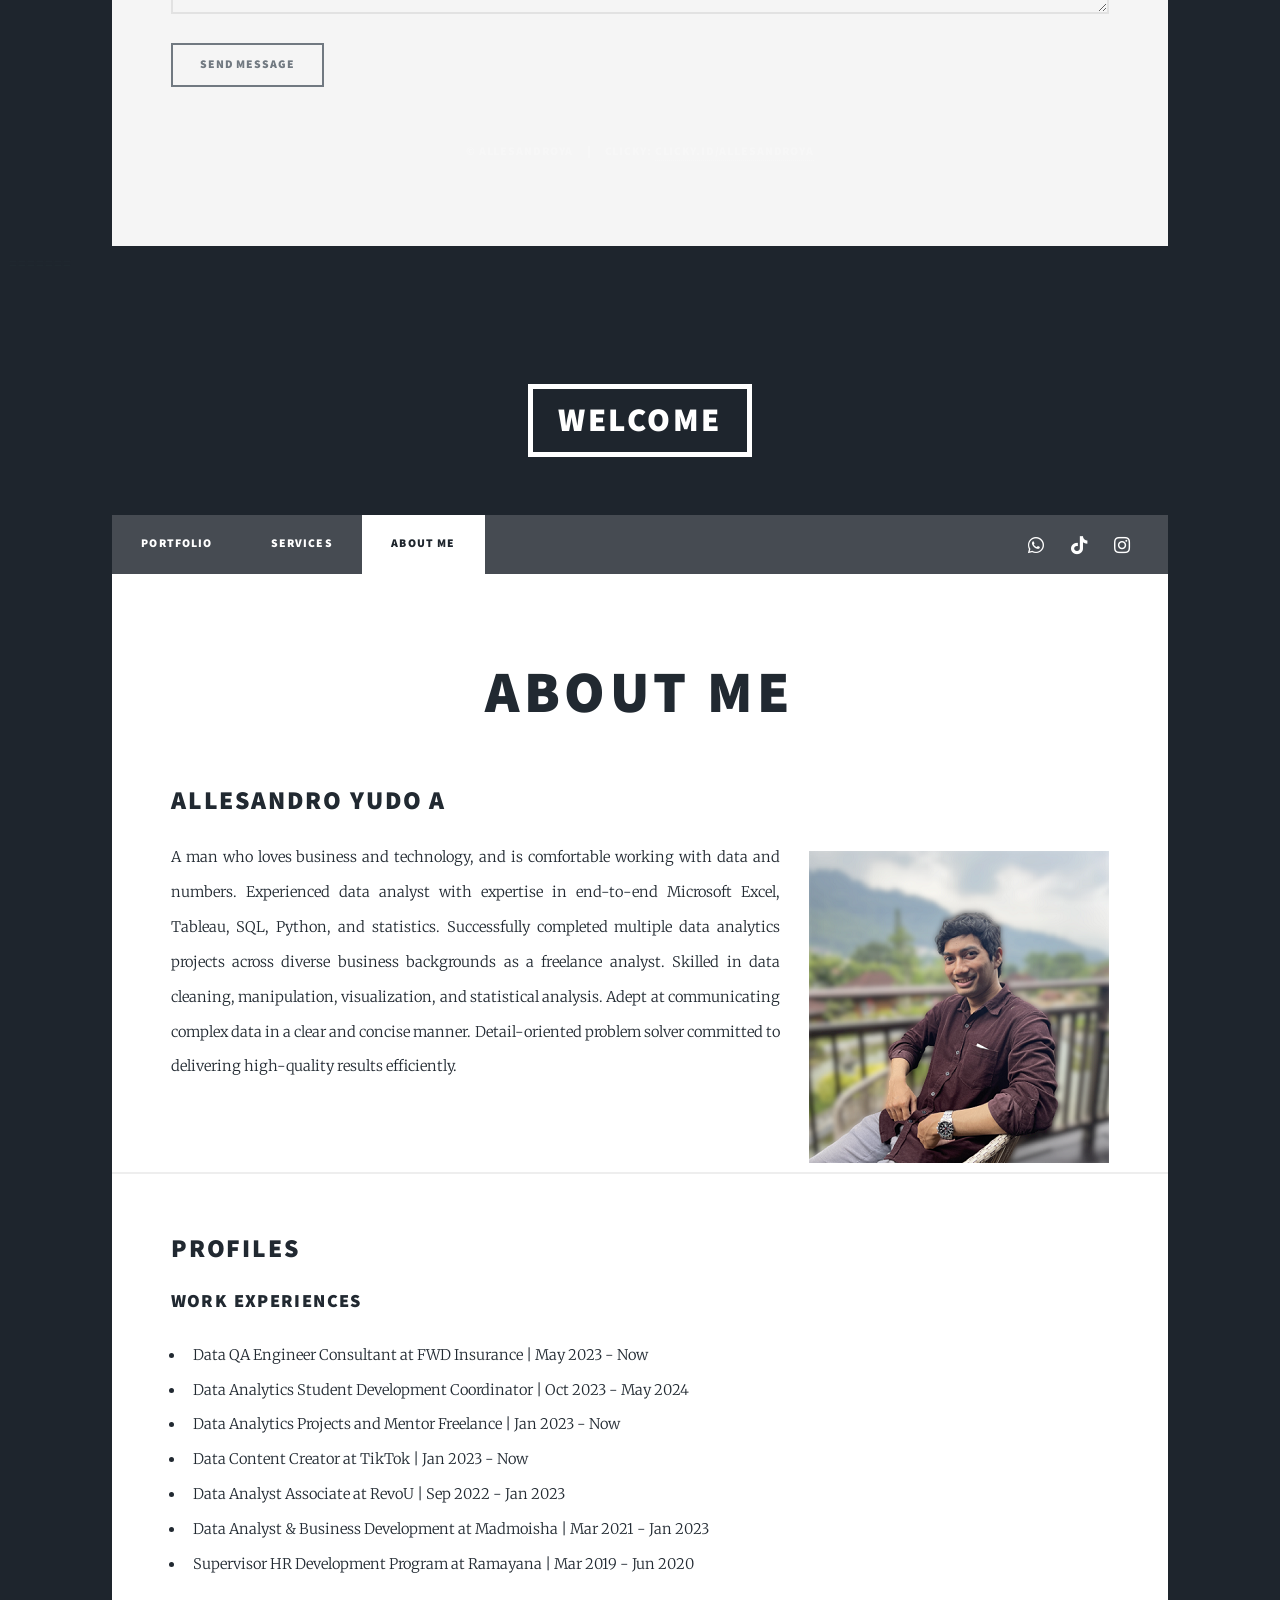
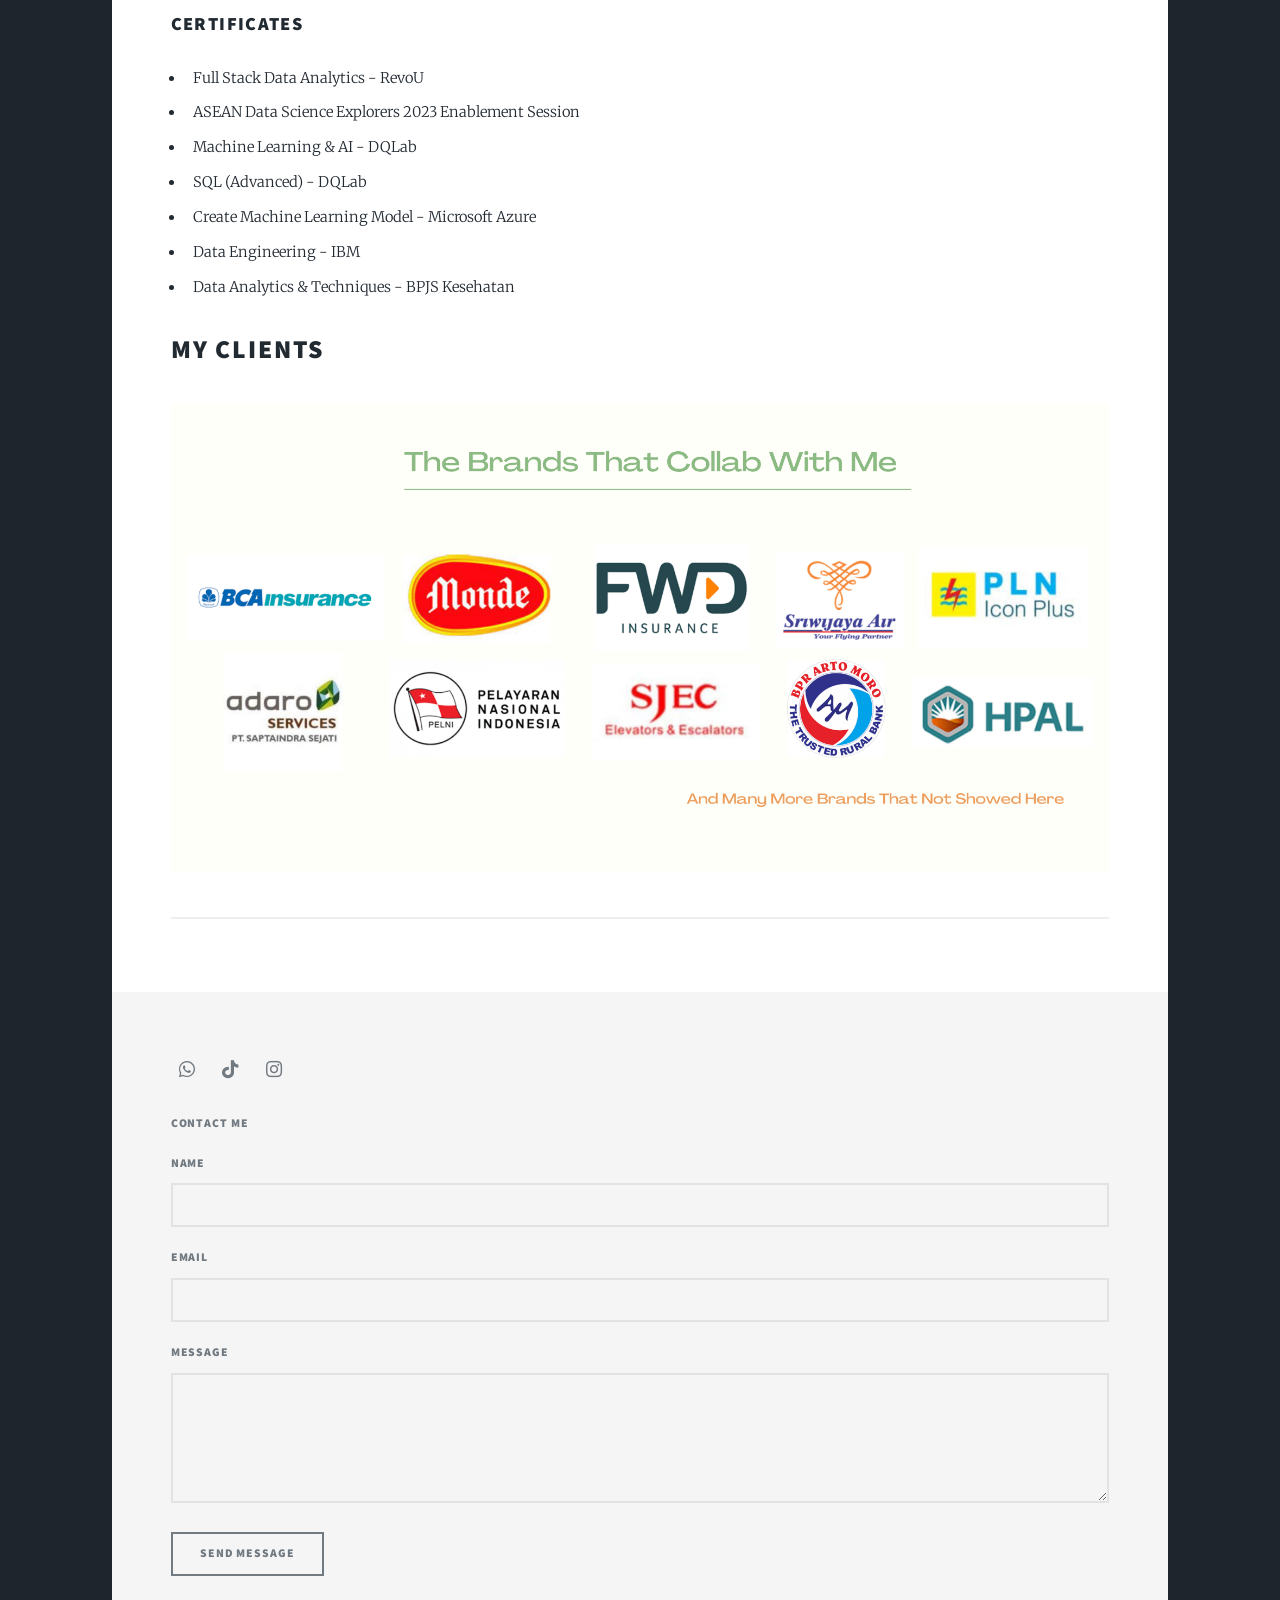
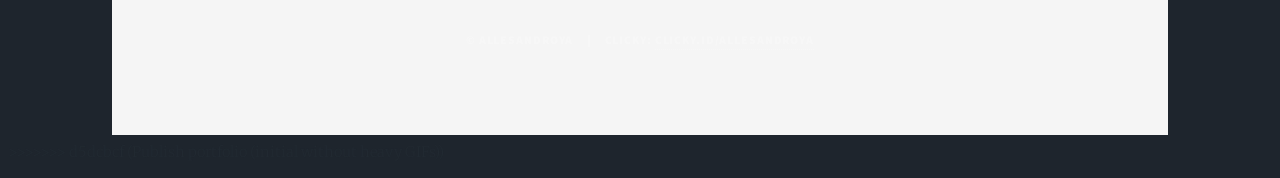
<file: elements.html>
<<<<<<< HEAD
<!DOCTYPE HTML>
<!--
	Massively by HTML5 UP
	html5up.net | @ajlkn
	Free for personal and commercial use under the CCA 3.0 license (html5up.net/license)
-->
<html>
	<head>
		<title>Allesandro's Profiles</title>
		<meta charset="utf-8" />
		<meta name="viewport" content="width=device-width, initial-scale=1, user-scalable=no" />
		<link rel="stylesheet" href="assets/css/main.css" />
		<noscript><link rel="stylesheet" href="assets/css/noscript.css" /></noscript>

		<style>
			/* Existing styles... */
	
			.centered-content img.img-500px {
				width: 500px;
				margin: 0 auto; /* to center the image */
			}


			/* Slideshow container */
			.slideshow-container {
				width: 100%;
				max-width: 1000px; /* This will ensure the maximum width is 1000px */
				position: relative;
				margin: auto;
			}

			/* Slides */
			.slide {
            display: none;
            width: 100%;
            height: auto;
       		}

			.mySlides img {
				width: 100%;
				height: auto;
			}

			.currentSlide {
				display: block;
			}

			/* Animation */
			@keyframes fade {
				from {opacity: .4}
				to {opacity: 1}
			}


			/* Navigation buttons */
			.prev, .next {
				cursor: pointer;
				position: absolute;
				top: 50%;
				width: auto;
				padding: 16px;
				color: white; /* Arrow color */
				font-weight: bold;
				font-size: 18px;
				transition: 0.6s ease;
				border-radius: 0 3px 3px 0;
				user-select: none;
				transform: translateY(-50%); /* This ensures the button is vertically centered */
			}

			.prev {
				left: 0;
				background-color: black; /* Black background */
			}

			.next {
				right: 0;
				border-radius: 3px 0 0 3px;
				background-color: black; /* Black background */
			}

			/* Adjusting the hover effect to slightly lighten the black background */
			.prev:hover, .next:hover {
				background-color: #333333; /* Dark gray when hovered for a subtle effect */
			}

			@media (max-width: 768px) {
				h1, h2, h3, p {
					font-size: 90%;
					padding: 0.8rem;
				}
			}

			@media (max-width: 480px) {
				h1, h2, h3, p {
					font-size: 80%;
					padding: 0.5rem;
				}
			}
		</style>
	</head>
	<body class="is-preload">

		<!-- Wrapper -->
			<div id="wrapper">

				<!-- Header -->
					<header id="header">
						<a href="index.html" class="logo">Welcome</a>
					</header>

				<!-- Nav -->
					<nav id="nav">
						<ul class="links">
							<li><a href="index.html">Portfolio</a></li>
							<li><a href="generic.html">Services</a></li>
							<li class="active"><a href="elements.html">About Me</a></li>
						</ul>
						<ul class="icons">
							<li><a href="https://api.whatsapp.com/send?phone=6281944900917&text=Halo%20kak%2C%20saya%20mau%20tanya%20tentang%20jasa%20nya.." class="icon brands fa-whatsapp"><span class="label">WhatsApp</span></a></li>
							<li><a href="https://www.tiktok.com/@allesandroya" class="icon brands fa-tiktok"><span class="label">TikTok</span></a></li>
							<li><a href="https://instagram.com/allesandroya?igshid=YTQwZjQ0NmI0OA==" class="icon brands fa-instagram"><span class="label">Instagram</span></a></li>
						</ul>
					</nav>

				<!-- Main -->
				<div id="main">

					<!-- Post -->
					<section class="post">
						<header class="major">
							<h1>About Me</h1>
						</header>

						<!-- Text stuff -->
						<h2>Allesandro Yudo A</h2>
						<p style="overflow: hidden;"><span class="image right"><img src="images/Pic 2.jpg" alt="" /></span>A man who loves business and technology, and is comfortable working with data and numbers. Experienced data analyst with expertise in end-to-end Microsoft Excel, Tableau, SQL, Python, and statistics. 

							Successfully completed multiple data analytics projects across diverse business backgrounds as a freelance analyst. Skilled in data cleaning, manipulation, visualization, and statistical analysis. Adept at communicating complex data in a clear and concise manner. Detail-oriented problem solver committed to delivering high-quality results efficiently.</p>
					</section>

					<!-- Profiles section moved outside of the previous container -->
					<section>
						<h2>Profiles</h2>
						
						<div class="row">
							<div class="col-12"> <!-- Changed to col-12 to use the full width -->

								<h3>Work Experiences</h3>
								<ul>
									<li>Data QA Engineer Consultant at FWD Insurance | May 2023 - Now</li>
									<li>Data Analytics Student Development Coordinator | Oct 2023 - May 2024
									<li>Data Analytics Projects and Mentor Freelance | Jan 2023 - Now</li>
									<li>Data Content Creator at TikTok | Jan 2023 - Now</li>
									<li>Data Analyst Associate at RevoU | Sep 2022 - Jan 2023</li>
									<li>Data Analyst & Business Development at Madmoisha | Mar 2021 - Jan 2023</li>
									<li>Supervisor HR Development Program at Ramayana | Mar 2019 - Jun 2020</li>
								</ul>

								<h3>Certificates</h3>
								<ul class="alt">
									<li>Full Stack Data Analytics - RevoU</li>
									<li>ASEAN Data Science Explorers 2023 Enablement Session</li>
									<li>Machine Learning & AI - DQLab</li>
									<li>SQL (Advanced) - DQLab</li>
									<li>Create Machine Learning Model - Microsoft Azure</li>
									<li>Data Engineering - IBM</li>
									<li>Data Analytics & Techniques - BPJS Kesehatan</li>
								</ul>

								<h2>My Clients</h2>

							<!-- </div>
						</div>
					</section>
				</div> -->




								<!-- Image -->

									<span class="image fit"><img src="images/Pic 1.png" alt="" /></span>
									<!-- <div class="box alt">
										<div class="row gtr-50 gtr-uniform">
											<div class="col-4"><span class="image fit"><img src="images/pic02.jpg" alt="" /></span></div>
											<div class="col-4"><span class="image fit"><img src="images/pic03.jpg" alt="" /></span></div>
											<div class="col-4"><span class="image fit"><img src="images/pic04.jpg" alt="" /></span></div>
											Break -->
											<!-- <div class="col-4"><span class="image fit"><img src="images/pic04.jpg" alt="" /></span></div>
											<div class="col-4"><span class="image fit"><img src="images/pic02.jpg" alt="" /></span></div>
											<div class="col-4"><span class="image fit"><img src="images/pic03.jpg" alt="" /></span></div>
											Break -->
											<!-- <div class="col-4"><span class="image fit"><img src="images/pic03.jpg" alt="" /></span></div>
											<div class="col-4"><span class="image fit"><img src="images/pic04.jpg" alt="" /></span></div>
											<div class="col-4"><span class="image fit"><img src="images/pic02.jpg" alt="" /></span></div>
										</div>
									</div> -->

									<!-- <h3>Left &amp; Right</h3>
									<p><span class="image left"><img src="images/pic08.jpg" alt="" /></span>Lorem ipsum dolor sit accumsan interdum nisi, quis tincidunt felis sagittis eget. tempus euismod. Vestibulum ante ipsum primis in faucibus vestibulum. Blandit adipiscing eu felis iaculis volutpat ac adipiscing accumsan eu faucibus. Integer ac pellentesque praesent tincidunt felis sagittis eget. tempus euismod. Vestibulum ante ipsum primis sagittis eget. tempus euismod. Vestibulum ante ipsum primis in faucibus vestibulum. Blandit adipiscing eu felis iaculis volutpat ac adipiscing accumsan eu faucibus. Integer ac pellentesque praesent tincidunt felis sagittis eget. tempus euismod. Vestibulum ante ipsum primis in faucibus vestibulum. Blandit adipiscing eu felis iaculis volutpat ac adipiscing accumsan eu faucibus. Integer ac pellentesque praesent. Vestibulum ante ipsum primis in faucibus magna blandit adipiscing eu felis iaculis.</p>
									<p><span class="image right"><img src="images/pic09.jpg" alt="" /></span>Lorem ipsum dolor sit accumsan interdum nisi, quis tincidunt felis sagittis eget. tempus euismod. Vestibulum ante ipsum primis in faucibus vestibulum. Blandit adipiscing eu felis iaculis volutpat ac adipiscing accumsan eu faucibus. Integer ac pellentesque praesent tincidunt felis sagittis eget. tempus euismod. Vestibulum ante ipsum primis sagittis eget. tempus euismod. Vestibulum ante ipsum primis in faucibus vestibulum. Blandit adipiscing eu felis iaculis volutpat ac adipiscing accumsan eu faucibus. Integer ac pellentesque praesent tincidunt felis sagittis eget. tempus euismod. Vestibulum ante ipsum primis in faucibus vestibulum. Blandit adipiscing eu felis iaculis volutpat ac adipiscing accumsan eu faucibus. Integer ac pellentesque praesent. Vestibulum ante ipsum primis in faucibus magna blandit adipiscing eu felis iaculis.</p> -->

									<hr />

								<!-- Box
									<h2>Box</h2>
									<div class="box">
										<p>Felis sagittis eget tempus primis in faucibus vestibulum. Blandit adipiscing eu felis iaculis volutpat ac adipiscing accumsan eu faucibus. Integer ac pellentesque praesent tincidunt felis sagittis eget. tempus euismod. Magna sed etiam ante ipsum primis in faucibus vestibulum. Blandit adipiscing eu ipsum primis in faucibus vestibulum. Blandit adipiscing eu felis iaculis volutpat ac adipiscing accumsan eu faucibus lorem ipsum dolor sit amet nullam. Integer ac pellentesque praesent tincidunt felis sagittis eget. tempus euismod. Vestibulum ante ipsum primis sagittis eget. tempus euismod. Vestibulum ante ipsum primis in faucibus vestibulum. Blandit adipiscing eu felis iaculis volutpat ac adipiscing accumsan eu faucibus. Integer ac pellentesque praesent tincidunt felis sagittis eget. tempus euismod. Vestibulum ante ipsum primis in faucibus vestibulum. Blandit adipiscing eu felis iaculis volutpat ac adipiscing accumsan eu faucibus. Integer ac pellentesque praesent. Vestibulum ante ipsum primis in faucibus magna blandit adipiscing eu felis iaculis volutpat lorem ipsum dolor.</p>
									</div>

									<hr />

								<!-- Preformatted Code -->
									<!-- <h2>Preformatted</h2>
									<pre><code>i = 0; -->

<!-- while (!deck.isInOrder()) {
    print 'Iteration ' + i;
    deck.shuffle();
    i++;
}

print 'It took ' + i + ' iterations to sort the deck.'; -->
</code></pre>

							</section>

					</div>

				<!-- Footer -->
				<footer id="footer">
					<section>
						<div class="footer-icons">
							<ul class="icons">
								<li><a href="https://api.whatsapp.com/send?phone=6285155155285&text=Halo%20kak%2C%20saya%20mau%20tanya%20tentang%20jasa%20nya.." class="icon brands fa-whatsapp"><span class="label">WhatsApp</span></a></li>
								<li><a href="https://www.tiktok.com/@allesandroya" class="icon brands fa-tiktok"><span class="label">TikTok</span></a></li>
								<li><a href="https://instagram.com/allesandroya?igshid=YTQwZjQ0NmI0OA==" class="icon brands fa-instagram"><span class="label">Instagram</span></a></li>
							</ul>
						</div>
						<h3>Contact Me</h3>
						<form method="post" action="https://formspree.io/f/mjvqrjqr">
							<div class="fields">
								<div class="field">
									<label for="name">Name</label>
									<input type="text" name="name" id="name" required />
								</div>
								<div class="field">
									<label for="email">Email</label>
									<input type="email" name="_replyto" id="email" required />
								</div>
								<div class="field">
									<label for="message">Message</label>
									<textarea name="message" id="message" rows="3" required></textarea>
								</div>
							</div>
							<ul class="actions">
								<li><input type="submit" value="Send Message" /></li>
							</ul>
						</form>
					<!-- </section>
					<section class="split contact">
						<section class="alt">
							<h3>Address</h3>
							<p>1234 Somewhere Road #87257<br />
							Nashville, TN 00000-0000</p>
						</section>
						<section>
							<h3>Phone</h3>
							<p><a href="#">(000) 000-0000</a></p>
						</section>
						<section>
							<h3>Email</h3>
							<p><a href="#">info@untitled.tld</a></p>
						</section>
						<section>
							<h3>Social</h3>
							<ul class="icons alt">
								<li><a href="#" class="icon brands alt fa-twitter"><span class="label">Twitter</span></a></li>
								<li><a href="#" class="icon brands alt fa-facebook-f"><span class="label">Facebook</span></a></li>
								<li><a href="#" class="icon brands alt fa-instagram"><span class="label">Instagram</span></a></li>
								<li><a href="#" class="icon brands alt fa-github"><span class="label">GitHub</span></a></li>
							</ul>
						</section>
					</section>
				</footer> -->

				<!-- Copyright -->
				<div id="copyright">
					<ul><li>&copy; allesandroya</li><li>Clicky: <a href="https://clicky.id/allesandroya">clicky.id/allesandroya</a></li></ul>
				</div>

		</div>
			</div>

		<!-- Scripts -->
			<script src="assets/js/jquery.min.js"></script>
			<script src="assets/js/jquery.scrollex.min.js"></script>
			<script src="assets/js/jquery.scrolly.min.js"></script>
			<script src="assets/js/browser.min.js"></script>
			<script src="assets/js/breakpoints.min.js"></script>
			<script src="assets/js/util.js"></script>
			<script src="assets/js/main.js"></script>

	</body>
=======
<!DOCTYPE HTML>
<!--
	Massively by HTML5 UP
	html5up.net | @ajlkn
	Free for personal and commercial use under the CCA 3.0 license (html5up.net/license)
-->
<html>
	<head>
		<title>Allesandro's Profiles</title>
		<meta charset="utf-8" />
		<meta name="viewport" content="width=device-width, initial-scale=1, user-scalable=no" />
		<link rel="stylesheet" href="assets/css/main.css" />
		<noscript><link rel="stylesheet" href="assets/css/noscript.css" /></noscript>

		<style>
			/* Existing styles... */
	
			.centered-content img.img-500px {
				width: 500px;
				margin: 0 auto; /* to center the image */
			}


			/* Slideshow container */
			.slideshow-container {
				width: 100%;
				max-width: 1000px; /* This will ensure the maximum width is 1000px */
				position: relative;
				margin: auto;
			}

			/* Slides */
			.slide {
            display: none;
            width: 100%;
            height: auto;
       		}

			.mySlides img {
				width: 100%;
				height: auto;
			}

			.currentSlide {
				display: block;
			}

			/* Animation */
			@keyframes fade {
				from {opacity: .4}
				to {opacity: 1}
			}


			/* Navigation buttons */
			.prev, .next {
				cursor: pointer;
				position: absolute;
				top: 50%;
				width: auto;
				padding: 16px;
				color: white; /* Arrow color */
				font-weight: bold;
				font-size: 18px;
				transition: 0.6s ease;
				border-radius: 0 3px 3px 0;
				user-select: none;
				transform: translateY(-50%); /* This ensures the button is vertically centered */
			}

			.prev {
				left: 0;
				background-color: black; /* Black background */
			}

			.next {
				right: 0;
				border-radius: 3px 0 0 3px;
				background-color: black; /* Black background */
			}

			/* Adjusting the hover effect to slightly lighten the black background */
			.prev:hover, .next:hover {
				background-color: #333333; /* Dark gray when hovered for a subtle effect */
			}

			@media (max-width: 768px) {
				h1, h2, h3, p {
					font-size: 90%;
					padding: 0.8rem;
				}
			}

			@media (max-width: 480px) {
				h1, h2, h3, p {
					font-size: 80%;
					padding: 0.5rem;
				}
			}
		</style>
	</head>
	<body class="is-preload">

		<!-- Wrapper -->
			<div id="wrapper">

				<!-- Header -->
					<header id="header">
						<a href="index.html" class="logo">Welcome</a>
					</header>

				<!-- Nav -->
					<nav id="nav">
						<ul class="links">
							<li><a href="index.html">Portfolio</a></li>
							<li><a href="generic.html">Services</a></li>
							<li class="active"><a href="elements.html">About Me</a></li>
						</ul>
						<ul class="icons">
							<li><a href="https://api.whatsapp.com/send?phone=6281944900917&text=Halo%20kak%2C%20saya%20mau%20tanya%20tentang%20jasa%20nya.." class="icon brands fa-whatsapp"><span class="label">WhatsApp</span></a></li>
							<li><a href="https://www.tiktok.com/@allesandroya" class="icon brands fa-tiktok"><span class="label">TikTok</span></a></li>
							<li><a href="https://instagram.com/allesandroya?igshid=YTQwZjQ0NmI0OA==" class="icon brands fa-instagram"><span class="label">Instagram</span></a></li>
						</ul>
					</nav>

				<!-- Main -->
				<div id="main">

					<!-- Post -->
					<section class="post">
						<header class="major">
							<h1>About Me</h1>
						</header>

						<!-- Text stuff -->
						<h2>Allesandro Yudo A</h2>
						<p><span class="image right"><img src="images/Pic 2.png" alt="" /></span>A man who loves business and technology, and is comfortable working with data and numbers. Experienced data analyst with expertise in end-to-end Microsoft Excel, Tableau, SQL, Python, and statistics. 

							Successfully completed multiple data analytics projects across diverse business backgrounds as a freelance analyst. Skilled in data cleaning, manipulation, visualization, and statistical analysis. Adept at communicating complex data in a clear and concise manner. Detail-oriented problem solver committed to delivering high-quality results efficiently.</p>
					</section>

					<!-- Profiles section moved outside of the previous container -->
					<section>
						<h2>Profiles</h2>
						
						<div class="row">
							<div class="col-12"> <!-- Changed to col-12 to use the full width -->

								<h3>Work Experiences</h3>
								<ul>
									<li>Data QA Engineer Consultant at FWD Insurance | May 2023 - Now</li>
									<li>Data Analytics Student Development Coordinator | Oct 2023 - May 2024
									<li>Data Analytics Projects and Mentor Freelance | Jan 2023 - Now</li>
									<li>Data Content Creator at TikTok | Jan 2023 - Now</li>
									<li>Data Analyst Associate at RevoU | Sep 2022 - Jan 2023</li>
									<li>Data Analyst & Business Development at Madmoisha | Mar 2021 - Jan 2023</li>
									<li>Supervisor HR Development Program at Ramayana | Mar 2019 - Jun 2020</li>
								</ul>

								<h3>Certificates</h3>
								<ul class="alt">
									<li>Full Stack Data Analytics - RevoU</li>
									<li>ASEAN Data Science Explorers 2023 Enablement Session</li>
									<li>Machine Learning & AI - DQLab</li>
									<li>SQL (Advanced) - DQLab</li>
									<li>Create Machine Learning Model - Microsoft Azure</li>
									<li>Data Engineering - IBM</li>
									<li>Data Analytics & Techniques - BPJS Kesehatan</li>
								</ul>

								<h2>My Clients</h2>

							<!-- </div>
						</div>
					</section>
				</div> -->




								<!-- Image -->

									<span class="image fit"><img src="images/Pic 1.png" alt="" /></span>
									<!-- <div class="box alt">
										<div class="row gtr-50 gtr-uniform">
											<div class="col-4"><span class="image fit"><img src="images/pic02.jpg" alt="" /></span></div>
											<div class="col-4"><span class="image fit"><img src="images/pic03.jpg" alt="" /></span></div>
											<div class="col-4"><span class="image fit"><img src="images/pic04.jpg" alt="" /></span></div>
											Break -->
											<!-- <div class="col-4"><span class="image fit"><img src="images/pic04.jpg" alt="" /></span></div>
											<div class="col-4"><span class="image fit"><img src="images/pic02.jpg" alt="" /></span></div>
											<div class="col-4"><span class="image fit"><img src="images/pic03.jpg" alt="" /></span></div>
											Break -->
											<!-- <div class="col-4"><span class="image fit"><img src="images/pic03.jpg" alt="" /></span></div>
											<div class="col-4"><span class="image fit"><img src="images/pic04.jpg" alt="" /></span></div>
											<div class="col-4"><span class="image fit"><img src="images/pic02.jpg" alt="" /></span></div>
										</div>
									</div> -->

									<!-- <h3>Left &amp; Right</h3>
									<p><span class="image left"><img src="images/pic08.jpg" alt="" /></span>Lorem ipsum dolor sit accumsan interdum nisi, quis tincidunt felis sagittis eget. tempus euismod. Vestibulum ante ipsum primis in faucibus vestibulum. Blandit adipiscing eu felis iaculis volutpat ac adipiscing accumsan eu faucibus. Integer ac pellentesque praesent tincidunt felis sagittis eget. tempus euismod. Vestibulum ante ipsum primis sagittis eget. tempus euismod. Vestibulum ante ipsum primis in faucibus vestibulum. Blandit adipiscing eu felis iaculis volutpat ac adipiscing accumsan eu faucibus. Integer ac pellentesque praesent tincidunt felis sagittis eget. tempus euismod. Vestibulum ante ipsum primis in faucibus vestibulum. Blandit adipiscing eu felis iaculis volutpat ac adipiscing accumsan eu faucibus. Integer ac pellentesque praesent. Vestibulum ante ipsum primis in faucibus magna blandit adipiscing eu felis iaculis.</p>
									<p><span class="image right"><img src="images/pic09.jpg" alt="" /></span>Lorem ipsum dolor sit accumsan interdum nisi, quis tincidunt felis sagittis eget. tempus euismod. Vestibulum ante ipsum primis in faucibus vestibulum. Blandit adipiscing eu felis iaculis volutpat ac adipiscing accumsan eu faucibus. Integer ac pellentesque praesent tincidunt felis sagittis eget. tempus euismod. Vestibulum ante ipsum primis sagittis eget. tempus euismod. Vestibulum ante ipsum primis in faucibus vestibulum. Blandit adipiscing eu felis iaculis volutpat ac adipiscing accumsan eu faucibus. Integer ac pellentesque praesent tincidunt felis sagittis eget. tempus euismod. Vestibulum ante ipsum primis in faucibus vestibulum. Blandit adipiscing eu felis iaculis volutpat ac adipiscing accumsan eu faucibus. Integer ac pellentesque praesent. Vestibulum ante ipsum primis in faucibus magna blandit adipiscing eu felis iaculis.</p> -->

									<hr />

								<!-- Box
									<h2>Box</h2>
									<div class="box">
										<p>Felis sagittis eget tempus primis in faucibus vestibulum. Blandit adipiscing eu felis iaculis volutpat ac adipiscing accumsan eu faucibus. Integer ac pellentesque praesent tincidunt felis sagittis eget. tempus euismod. Magna sed etiam ante ipsum primis in faucibus vestibulum. Blandit adipiscing eu ipsum primis in faucibus vestibulum. Blandit adipiscing eu felis iaculis volutpat ac adipiscing accumsan eu faucibus lorem ipsum dolor sit amet nullam. Integer ac pellentesque praesent tincidunt felis sagittis eget. tempus euismod. Vestibulum ante ipsum primis sagittis eget. tempus euismod. Vestibulum ante ipsum primis in faucibus vestibulum. Blandit adipiscing eu felis iaculis volutpat ac adipiscing accumsan eu faucibus. Integer ac pellentesque praesent tincidunt felis sagittis eget. tempus euismod. Vestibulum ante ipsum primis in faucibus vestibulum. Blandit adipiscing eu felis iaculis volutpat ac adipiscing accumsan eu faucibus. Integer ac pellentesque praesent. Vestibulum ante ipsum primis in faucibus magna blandit adipiscing eu felis iaculis volutpat lorem ipsum dolor.</p>
									</div>

									<hr />

								<!-- Preformatted Code -->
									<!-- <h2>Preformatted</h2>
									<pre><code>i = 0; -->

<!-- while (!deck.isInOrder()) {
    print 'Iteration ' + i;
    deck.shuffle();
    i++;
}

print 'It took ' + i + ' iterations to sort the deck.'; -->
</code></pre>

							</section>

					</div>

				<!-- Footer -->
				<footer id="footer">
					<section>
						<div class="footer-icons">
							<ul class="icons">
								<li><a href="https://api.whatsapp.com/send?phone=6285155155285&text=Halo%20kak%2C%20saya%20mau%20tanya%20tentang%20jasa%20nya.." class="icon brands fa-whatsapp"><span class="label">WhatsApp</span></a></li>
								<li><a href="https://www.tiktok.com/@allesandroya" class="icon brands fa-tiktok"><span class="label">TikTok</span></a></li>
								<li><a href="https://instagram.com/allesandroya?igshid=YTQwZjQ0NmI0OA==" class="icon brands fa-instagram"><span class="label">Instagram</span></a></li>
							</ul>
						</div>
						<h3>Contact Me</h3>
						<form method="post" action="https://formspree.io/f/mjvqrjqr">
							<div class="fields">
								<div class="field">
									<label for="name">Name</label>
									<input type="text" name="name" id="name" required />
								</div>
								<div class="field">
									<label for="email">Email</label>
									<input type="email" name="_replyto" id="email" required />
								</div>
								<div class="field">
									<label for="message">Message</label>
									<textarea name="message" id="message" rows="3" required></textarea>
								</div>
							</div>
							<ul class="actions">
								<li><input type="submit" value="Send Message" /></li>
							</ul>
						</form>
					<!-- </section>
					<section class="split contact">
						<section class="alt">
							<h3>Address</h3>
							<p>1234 Somewhere Road #87257<br />
							Nashville, TN 00000-0000</p>
						</section>
						<section>
							<h3>Phone</h3>
							<p><a href="#">(000) 000-0000</a></p>
						</section>
						<section>
							<h3>Email</h3>
							<p><a href="#">info@untitled.tld</a></p>
						</section>
						<section>
							<h3>Social</h3>
							<ul class="icons alt">
								<li><a href="#" class="icon brands alt fa-twitter"><span class="label">Twitter</span></a></li>
								<li><a href="#" class="icon brands alt fa-facebook-f"><span class="label">Facebook</span></a></li>
								<li><a href="#" class="icon brands alt fa-instagram"><span class="label">Instagram</span></a></li>
								<li><a href="#" class="icon brands alt fa-github"><span class="label">GitHub</span></a></li>
							</ul>
						</section>
					</section>
				</footer> -->

				<!-- Copyright -->
				<div id="copyright">
					<ul><li>&copy; allesandroya</li><li>Clicky: <a href="https://clicky.id/allesandroya">clicky.id/allesandroya</a></li></ul>
				</div>

		</div>
			</div>

		<!-- Scripts -->
			<script src="assets/js/jquery.min.js"></script>
			<script src="assets/js/jquery.scrollex.min.js"></script>
			<script src="assets/js/jquery.scrolly.min.js"></script>
			<script src="assets/js/browser.min.js"></script>
			<script src="assets/js/breakpoints.min.js"></script>
			<script src="assets/js/util.js"></script>
			<script src="assets/js/main.js"></script>

	</body>
>>>>>>> d5dcbcf (Publish portfolio (initial without heavy GIFs))
</html>
</file>
<file: assets/css/main.css>
@import url(fontawesome-all.min.css);
@import url("https://fonts.googleapis.com/css?family=Merriweather:300,700,300italic,700italic|Source+Sans+Pro:900");

<<<<<<< HEAD
/*
	Massively by HTML5 UP
	html5up.net | @ajlkn
	Free for personal and commercial use under the CCA 3.0 license (html5up.net/license)
=======
/*
	Massively by HTML5 UP
	html5up.net | @ajlkn
	Free for personal and commercial use under the CCA 3.0 license (html5up.net/license)
>>>>>>> d5dcbcf (Publish portfolio (initial without heavy GIFs))
*/

html, body, div, span, applet, object,
iframe, h1, h2, h3, h4, h5, h6, p, blockquote,
pre, a, abbr, acronym, address, big, cite,
code, del, dfn, em, img, ins, kbd, q, s, samp,
small, strike, strong, sub, sup, tt, var, b,
u, i, center, dl, dt, dd, ol, ul, li, fieldset,
form, label, legend, table, caption, tbody,
tfoot, thead, tr, th, td, article, aside,
canvas, details, embed, figure, figcaption,
footer, header, hgroup, menu, nav, output, ruby,
section, summary, time, mark, audio, video {
	margin: 0;
	padding: 0;
	border: 0;
	font-size: 100%;
	font: inherit;
	vertical-align: baseline;}

article, aside, details, figcaption, figure,
footer, header, hgroup, menu, nav, section {
	display: block;}

body {
	line-height: 1;
}

ol, ul {
	list-style: none;
}

blockquote, q {
	quotes: none;
}

	blockquote:before, blockquote:after, q:before, q:after {
		content: '';
		content: none;
	}

table {
	border-collapse: collapse;
	border-spacing: 0;
}

body {
	-webkit-text-size-adjust: none;
}

mark {
	background-color: transparent;
	color: inherit;
}

input::-moz-focus-inner {
	border: 0;
	padding: 0;
}

input, select, textarea {
	-moz-appearance: none;
	-webkit-appearance: none;
	-ms-appearance: none;
	appearance: none;
}

/* Basic */

	@-ms-viewport {
		width: device-width;
	}

	body {
		-ms-overflow-style: scrollbar;
	}

	@media screen and (max-width: 480px) {

		html, body {
			min-width: 320px;
		}

	}

	html {
		box-sizing: border-box;
	}

	*, *:before, *:after {
		box-sizing: inherit;
	}

	body {
		background-color: #1e252d;
	}

		body.is-preload *, body.is-preload *:before, body.is-preload *:after {
			-moz-animation: none !important;
			-webkit-animation: none !important;
			-ms-animation: none !important;
			animation: none !important;
			-moz-transition: none !important;
			-webkit-transition: none !important;
			-ms-transition: none !important;
			transition: none !important;
		}

/* Type */

	html {
		font-size: 16pt;
	}

		@media screen and (max-width: 1680px) {

			html {
				font-size: 12pt;
			}

		}

		@media screen and (max-width: 1280px) {

			html {
				font-size: 11pt;
			}

		}

		@media screen and (max-width: 360px) {

			html {
				font-size: 10pt;
			}

		}

	body {
		color: #212931;
	}

	body, input, select, textarea {
		font-family: "Merriweather", Georgia, serif;
		font-weight: 300;
		font-size: 1rem;
		line-height: 2.375;
	}

	a {
		-moz-transition: color 0.2s ease-in-out, background-color 0.2s ease-in-out, border-color 0.2s ease-in-out, box-shadow 0.2s ease-in-out;
		-webkit-transition: color 0.2s ease-in-out, background-color 0.2s ease-in-out, border-color 0.2s ease-in-out, box-shadow 0.2s ease-in-out;
		-ms-transition: color 0.2s ease-in-out, background-color 0.2s ease-in-out, border-color 0.2s ease-in-out, box-shadow 0.2s ease-in-out;
		transition: color 0.2s ease-in-out, background-color 0.2s ease-in-out, border-color 0.2s ease-in-out, box-shadow 0.2s ease-in-out;
		border-bottom: dotted 1px;
		text-decoration: none;
	}

		a:hover {
			border-bottom-color: transparent;
		}

	strong, b {
		font-weight: 600;
	}

	em, i {
		font-style: italic;
	}

	p {
		text-align: justify;
		margin: 0 0 2rem 0;
	}

	h1, h2, h3, h4, h5, h6 {
		font-family: "Source Sans Pro", Helvetica, sans-serif;
		font-weight: 900;
		line-height: 1.5;
		letter-spacing: 0.075em;
		text-transform: uppercase;
		margin: 0 0 1rem 0;
	}

		h1 a, h2 a, h3 a, h4 a, h5 a, h6 a {
			border-bottom: 0;
			color: inherit;
			text-decoration: none;
		}

	h1 {
		font-size: 4rem;
		line-height: 1.1;
		margin: 0 0 2rem 0;
	}

	h2 {
		font-size: 1.75rem;
		line-height: 1.3;
		margin: 0 0 1.5rem 0;
	}

	h3 {
		font-size: 1.25rem;
		margin: 0 0 1.5rem 0;
	}

	h4 {
		font-size: 1rem;
	}

	h5 {
		font-size: 0.9rem;
	}

	h6 {
		font-size: 0.8rem;
	}

	sub {
		font-size: 0.8rem;
		position: relative;
		top: 0.5rem;
	}

	sup {
		font-size: 0.8rem;
		position: relative;
		top: -0.5rem;
	}

	blockquote {
		border-left: solid 4px;
		font-style: italic;
		margin: 0 0 2rem 0;
		padding: 0.5rem 0 0.5rem 2rem;
	}

	code {
		border: solid 2px;
		font-family: "Courier New", monospace;
		font-size: 0.9rem;
		margin: 0 0.25rem;
		padding: 0.25rem 0.65rem;
	}

	pre {
		-webkit-overflow-scrolling: touch;
		font-family: "Courier New", monospace;
		font-size: 0.9rem;
		margin: 0 0 2rem 0;
	}

		pre code {
			display: block;
			line-height: 1.75;
			padding: 1rem 1.5rem;
			overflow-x: auto;
		}

	hr {
		border: 0;
		border-bottom: solid 2px;
		margin: 3rem 0;
	}

		hr.major {
			margin: 5rem 0;
		}

	.align-left {
		text-align: left;
	}

	.align-center {
		text-align: center;
	}

	.align-right {
		text-align: right;
	}

	input, select, textarea {
		color: #212931;
	}

	a {
		color: #212931;
		border-bottom-color: rgba(33, 41, 49, 0.5);
	}

		a:hover {
			border-bottom-color: transparent;
			color: #18bfef !important;
		}

	strong, b {
		color: #212931;
	}

	h1, h2, h3, h4, h5, h6 {
		color: #212931;
	}

	blockquote {
		border-left-color: #eeeeee;
	}

	code {
		background: rgba(220, 220, 220, 0.25);
		border-color: #eeeeee;
	}

	hr {
		border-bottom-color: #eeeeee;
	}

/* Row */

	.row {
		display: flex;
		flex-wrap: wrap;
		box-sizing: border-box;
		align-items: stretch;
	}

		.row > * {
			box-sizing: border-box;
		}

		.row.gtr-uniform > * > :last-child {
			margin-bottom: 0;
		}

		.row.aln-left {
			justify-content: flex-start;
		}

		.row.aln-center {
			justify-content: center;
		}

		.row.aln-right {
			justify-content: flex-end;
		}

		.row.aln-top {
			align-items: flex-start;
		}

		.row.aln-middle {
			align-items: center;
		}

		.row.aln-bottom {
			align-items: flex-end;
		}

		.row > .imp {
			order: -1;
		}

		.row > .col-1 {
			width: 8.33333%;
		}

		.row > .off-1 {
			margin-left: 8.33333%;
		}

		.row > .col-2 {
			width: 16.66667%;
		}

		.row > .off-2 {
			margin-left: 16.66667%;
		}

		.row > .col-3 {
			width: 25%;
		}

		.row > .off-3 {
			margin-left: 25%;
		}

		.row > .col-4 {
			width: 33.33333%;
		}

		.row > .off-4 {
			margin-left: 33.33333%;
		}

		.row > .col-5 {
			width: 41.66667%;
		}

		.row > .off-5 {
			margin-left: 41.66667%;
		}

		.row > .col-6 {
			width: 50%;
		}

		.row > .off-6 {
			margin-left: 50%;
		}

		.row > .col-7 {
			width: 58.33333%;
		}

		.row > .off-7 {
			margin-left: 58.33333%;
		}

		.row > .col-8 {
			width: 66.66667%;
		}

		.row > .off-8 {
			margin-left: 66.66667%;
		}

		.row > .col-9 {
			width: 75%;
		}

		.row > .off-9 {
			margin-left: 75%;
		}

		.row > .col-10 {
			width: 83.33333%;
		}

		.row > .off-10 {
			margin-left: 83.33333%;
		}

		.row > .col-11 {
			width: 91.66667%;
		}

		.row > .off-11 {
			margin-left: 91.66667%;
		}

		.row > .col-12 {
			width: 100%;
		}

		.row > .off-12 {
			margin-left: 100%;
		}

		.row.gtr-0 {
			margin-top: 0;
			margin-left: 0rem;
		}

			.row.gtr-0 > * {
				padding: 0 0 0 0rem;
			}

			.row.gtr-0.gtr-uniform {
				margin-top: 0rem;
			}

				.row.gtr-0.gtr-uniform > * {
					padding-top: 0rem;
				}

		.row.gtr-25 {
			margin-top: 0;
			margin-left: -0.375rem;
		}

			.row.gtr-25 > * {
				padding: 0 0 0 0.375rem;
			}

			.row.gtr-25.gtr-uniform {
				margin-top: -0.375rem;
			}

				.row.gtr-25.gtr-uniform > * {
					padding-top: 0.375rem;
				}

		.row.gtr-50 {
			margin-top: 0;
			margin-left: -0.75rem;
		}

			.row.gtr-50 > * {
				padding: 0 0 0 0.75rem;
			}

			.row.gtr-50.gtr-uniform {
				margin-top: -0.75rem;
			}

				.row.gtr-50.gtr-uniform > * {
					padding-top: 0.75rem;
				}

		.row {
			margin-top: 0;
			margin-left: -1.5rem;
		}

			.row > * {
				padding: 0 0 0 1.5rem;
			}

			.row.gtr-uniform {
				margin-top: -1.5rem;
			}

				.row.gtr-uniform > * {
					padding-top: 1.5rem;
				}

		.row.gtr-150 {
			margin-top: 0;
			margin-left: -2.25rem;
		}

			.row.gtr-150 > * {
				padding: 0 0 0 2.25rem;
			}

			.row.gtr-150.gtr-uniform {
				margin-top: -2.25rem;
			}

				.row.gtr-150.gtr-uniform > * {
					padding-top: 2.25rem;
				}

		.row.gtr-200 {
			margin-top: 0;
			margin-left: -3rem;
		}

			.row.gtr-200 > * {
				padding: 0 0 0 3rem;
			}

			.row.gtr-200.gtr-uniform {
				margin-top: -3rem;
			}

				.row.gtr-200.gtr-uniform > * {
					padding-top: 3rem;
				}

		@media screen and (max-width: 1680px) {

			.row {
				display: flex;
				flex-wrap: wrap;
				box-sizing: border-box;
				align-items: stretch;
			}

				.row > * {
					box-sizing: border-box;
				}

				.row.gtr-uniform > * > :last-child {
					margin-bottom: 0;
				}

				.row.aln-left {
					justify-content: flex-start;
				}

				.row.aln-center {
					justify-content: center;
				}

				.row.aln-right {
					justify-content: flex-end;
				}

				.row.aln-top {
					align-items: flex-start;
				}

				.row.aln-middle {
					align-items: center;
				}

				.row.aln-bottom {
					align-items: flex-end;
				}

				.row > .imp-xlarge {
					order: -1;
				}

				.row > .col-1-xlarge {
					width: 8.33333%;
				}

				.row > .off-1-xlarge {
					margin-left: 8.33333%;
				}

				.row > .col-2-xlarge {
					width: 16.66667%;
				}

				.row > .off-2-xlarge {
					margin-left: 16.66667%;
				}

				.row > .col-3-xlarge {
					width: 25%;
				}

				.row > .off-3-xlarge {
					margin-left: 25%;
				}

				.row > .col-4-xlarge {
					width: 33.33333%;
				}

				.row > .off-4-xlarge {
					margin-left: 33.33333%;
				}

				.row > .col-5-xlarge {
					width: 41.66667%;
				}

				.row > .off-5-xlarge {
					margin-left: 41.66667%;
				}

				.row > .col-6-xlarge {
					width: 50%;
				}

				.row > .off-6-xlarge {
					margin-left: 50%;
				}

				.row > .col-7-xlarge {
					width: 58.33333%;
				}

				.row > .off-7-xlarge {
					margin-left: 58.33333%;
				}

				.row > .col-8-xlarge {
					width: 66.66667%;
				}

				.row > .off-8-xlarge {
					margin-left: 66.66667%;
				}

				.row > .col-9-xlarge {
					width: 75%;
				}

				.row > .off-9-xlarge {
					margin-left: 75%;
				}

				.row > .col-10-xlarge {
					width: 83.33333%;
				}

				.row > .off-10-xlarge {
					margin-left: 83.33333%;
				}

				.row > .col-11-xlarge {
					width: 91.66667%;
				}

				.row > .off-11-xlarge {
					margin-left: 91.66667%;
				}

				.row > .col-12-xlarge {
					width: 100%;
				}

				.row > .off-12-xlarge {
					margin-left: 100%;
				}

				.row.gtr-0 {
					margin-top: 0;
					margin-left: 0rem;
				}

					.row.gtr-0 > * {
						padding: 0 0 0 0rem;
					}

					.row.gtr-0.gtr-uniform {
						margin-top: 0rem;
					}

						.row.gtr-0.gtr-uniform > * {
							padding-top: 0rem;
						}

				.row.gtr-25 {
					margin-top: 0;
					margin-left: -0.375rem;
				}

					.row.gtr-25 > * {
						padding: 0 0 0 0.375rem;
					}

					.row.gtr-25.gtr-uniform {
						margin-top: -0.375rem;
					}

						.row.gtr-25.gtr-uniform > * {
							padding-top: 0.375rem;
						}

				.row.gtr-50 {
					margin-top: 0;
					margin-left: -0.75rem;
				}

					.row.gtr-50 > * {
						padding: 0 0 0 0.75rem;
					}

					.row.gtr-50.gtr-uniform {
						margin-top: -0.75rem;
					}

						.row.gtr-50.gtr-uniform > * {
							padding-top: 0.75rem;
						}

				.row {
					margin-top: 0;
					margin-left: -1.5rem;
				}

					.row > * {
						padding: 0 0 0 1.5rem;
					}

					.row.gtr-uniform {
						margin-top: -1.5rem;
					}

						.row.gtr-uniform > * {
							padding-top: 1.5rem;
						}

				.row.gtr-150 {
					margin-top: 0;
					margin-left: -2.25rem;
				}

					.row.gtr-150 > * {
						padding: 0 0 0 2.25rem;
					}

					.row.gtr-150.gtr-uniform {
						margin-top: -2.25rem;
					}

						.row.gtr-150.gtr-uniform > * {
							padding-top: 2.25rem;
						}

				.row.gtr-200 {
					margin-top: 0;
					margin-left: -3rem;
				}

					.row.gtr-200 > * {
						padding: 0 0 0 3rem;
					}

					.row.gtr-200.gtr-uniform {
						margin-top: -3rem;
					}

						.row.gtr-200.gtr-uniform > * {
							padding-top: 3rem;
						}

		}

		@media screen and (max-width: 1280px) {

			.row {
				display: flex;
				flex-wrap: wrap;
				box-sizing: border-box;
				align-items: stretch;
			}

				.row > * {
					box-sizing: border-box;
				}

				.row.gtr-uniform > * > :last-child {
					margin-bottom: 0;
				}

				.row.aln-left {
					justify-content: flex-start;
				}

				.row.aln-center {
					justify-content: center;
				}

				.row.aln-right {
					justify-content: flex-end;
				}

				.row.aln-top {
					align-items: flex-start;
				}

				.row.aln-middle {
					align-items: center;
				}

				.row.aln-bottom {
					align-items: flex-end;
				}

				.row > .imp-large {
					order: -1;
				}

				.row > .col-1-large {
					width: 8.33333%;
				}

				.row > .off-1-large {
					margin-left: 8.33333%;
				}

				.row > .col-2-large {
					width: 16.66667%;
				}

				.row > .off-2-large {
					margin-left: 16.66667%;
				}

				.row > .col-3-large {
					width: 25%;
				}

				.row > .off-3-large {
					margin-left: 25%;
				}

				.row > .col-4-large {
					width: 33.33333%;
				}

				.row > .off-4-large {
					margin-left: 33.33333%;
				}

				.row > .col-5-large {
					width: 41.66667%;
				}

				.row > .off-5-large {
					margin-left: 41.66667%;
				}

				.row > .col-6-large {
					width: 50%;
				}

				.row > .off-6-large {
					margin-left: 50%;
				}

				.row > .col-7-large {
					width: 58.33333%;
				}

				.row > .off-7-large {
					margin-left: 58.33333%;
				}

				.row > .col-8-large {
					width: 66.66667%;
				}

				.row > .off-8-large {
					margin-left: 66.66667%;
				}

				.row > .col-9-large {
					width: 75%;
				}

				.row > .off-9-large {
					margin-left: 75%;
				}

				.row > .col-10-large {
					width: 83.33333%;
				}

				.row > .off-10-large {
					margin-left: 83.33333%;
				}

				.row > .col-11-large {
					width: 91.66667%;
				}

				.row > .off-11-large {
					margin-left: 91.66667%;
				}

				.row > .col-12-large {
					width: 100%;
				}

				.row > .off-12-large {
					margin-left: 100%;
				}

				.row.gtr-0 {
					margin-top: 0;
					margin-left: 0rem;
				}

					.row.gtr-0 > * {
						padding: 0 0 0 0rem;
					}

					.row.gtr-0.gtr-uniform {
						margin-top: 0rem;
					}

						.row.gtr-0.gtr-uniform > * {
							padding-top: 0rem;
						}

				.row.gtr-25 {
					margin-top: 0;
					margin-left: -0.375rem;
				}

					.row.gtr-25 > * {
						padding: 0 0 0 0.375rem;
					}

					.row.gtr-25.gtr-uniform {
						margin-top: -0.375rem;
					}

						.row.gtr-25.gtr-uniform > * {
							padding-top: 0.375rem;
						}

				.row.gtr-50 {
					margin-top: 0;
					margin-left: -0.75rem;
				}

					.row.gtr-50 > * {
						padding: 0 0 0 0.75rem;
					}

					.row.gtr-50.gtr-uniform {
						margin-top: -0.75rem;
					}

						.row.gtr-50.gtr-uniform > * {
							padding-top: 0.75rem;
						}

				.row {
					margin-top: 0;
					margin-left: -1.5rem;
				}

					.row > * {
						padding: 0 0 0 1.5rem;
					}

					.row.gtr-uniform {
						margin-top: -1.5rem;
					}

						.row.gtr-uniform > * {
							padding-top: 1.5rem;
						}

				.row.gtr-150 {
					margin-top: 0;
					margin-left: -2.25rem;
				}

					.row.gtr-150 > * {
						padding: 0 0 0 2.25rem;
					}

					.row.gtr-150.gtr-uniform {
						margin-top: -2.25rem;
					}

						.row.gtr-150.gtr-uniform > * {
							padding-top: 2.25rem;
						}

				.row.gtr-200 {
					margin-top: 0;
					margin-left: -3rem;
				}

					.row.gtr-200 > * {
						padding: 0 0 0 3rem;
					}

					.row.gtr-200.gtr-uniform {
						margin-top: -3rem;
					}

						.row.gtr-200.gtr-uniform > * {
							padding-top: 3rem;
						}

		}

		@media screen and (max-width: 980px) {

			.row {
				display: flex;
				flex-wrap: wrap;
				box-sizing: border-box;
				align-items: stretch;
			}

				.row > * {
					box-sizing: border-box;
				}

				.row.gtr-uniform > * > :last-child {
					margin-bottom: 0;
				}

				.row.aln-left {
					justify-content: flex-start;
				}

				.row.aln-center {
					justify-content: center;
				}

				.row.aln-right {
					justify-content: flex-end;
				}

				.row.aln-top {
					align-items: flex-start;
				}

				.row.aln-middle {
					align-items: center;
				}

				.row.aln-bottom {
					align-items: flex-end;
				}

				.row > .imp-medium {
					order: -1;
				}

				.row > .col-1-medium {
					width: 8.33333%;
				}

				.row > .off-1-medium {
					margin-left: 8.33333%;
				}

				.row > .col-2-medium {
					width: 16.66667%;
				}

				.row > .off-2-medium {
					margin-left: 16.66667%;
				}

				.row > .col-3-medium {
					width: 25%;
				}

				.row > .off-3-medium {
					margin-left: 25%;
				}

				.row > .col-4-medium {
					width: 33.33333%;
				}

				.row > .off-4-medium {
					margin-left: 33.33333%;
				}

				.row > .col-5-medium {
					width: 41.66667%;
				}

				.row > .off-5-medium {
					margin-left: 41.66667%;
				}

				.row > .col-6-medium {
					width: 50%;
				}

				.row > .off-6-medium {
					margin-left: 50%;
				}

				.row > .col-7-medium {
					width: 58.33333%;
				}

				.row > .off-7-medium {
					margin-left: 58.33333%;
				}

				.row > .col-8-medium {
					width: 66.66667%;
				}

				.row > .off-8-medium {
					margin-left: 66.66667%;
				}

				.row > .col-9-medium {
					width: 75%;
				}

				.row > .off-9-medium {
					margin-left: 75%;
				}

				.row > .col-10-medium {
					width: 83.33333%;
				}

				.row > .off-10-medium {
					margin-left: 83.33333%;
				}

				.row > .col-11-medium {
					width: 91.66667%;
				}

				.row > .off-11-medium {
					margin-left: 91.66667%;
				}

				.row > .col-12-medium {
					width: 100%;
				}

				.row > .off-12-medium {
					margin-left: 100%;
				}

				.row.gtr-0 {
					margin-top: 0;
					margin-left: 0rem;
				}

					.row.gtr-0 > * {
						padding: 0 0 0 0rem;
					}

					.row.gtr-0.gtr-uniform {
						margin-top: 0rem;
					}

						.row.gtr-0.gtr-uniform > * {
							padding-top: 0rem;
						}

				.row.gtr-25 {
					margin-top: 0;
					margin-left: -0.375rem;
				}

					.row.gtr-25 > * {
						padding: 0 0 0 0.375rem;
					}

					.row.gtr-25.gtr-uniform {
						margin-top: -0.375rem;
					}

						.row.gtr-25.gtr-uniform > * {
							padding-top: 0.375rem;
						}

				.row.gtr-50 {
					margin-top: 0;
					margin-left: -0.75rem;
				}

					.row.gtr-50 > * {
						padding: 0 0 0 0.75rem;
					}

					.row.gtr-50.gtr-uniform {
						margin-top: -0.75rem;
					}

						.row.gtr-50.gtr-uniform > * {
							padding-top: 0.75rem;
						}

				.row {
					margin-top: 0;
					margin-left: -1.5rem;
				}

					.row > * {
						padding: 0 0 0 1.5rem;
					}

					.row.gtr-uniform {
						margin-top: -1.5rem;
					}

						.row.gtr-uniform > * {
							padding-top: 1.5rem;
						}

				.row.gtr-150 {
					margin-top: 0;
					margin-left: -2.25rem;
				}

					.row.gtr-150 > * {
						padding: 0 0 0 2.25rem;
					}

					.row.gtr-150.gtr-uniform {
						margin-top: -2.25rem;
					}

						.row.gtr-150.gtr-uniform > * {
							padding-top: 2.25rem;
						}

				.row.gtr-200 {
					margin-top: 0;
					margin-left: -3rem;
				}

					.row.gtr-200 > * {
						padding: 0 0 0 3rem;
					}

					.row.gtr-200.gtr-uniform {
						margin-top: -3rem;
					}

						.row.gtr-200.gtr-uniform > * {
							padding-top: 3rem;
						}

		}

		@media screen and (max-width: 736px) {

			.row {
				display: flex;
				flex-wrap: wrap;
				box-sizing: border-box;
				align-items: stretch;
			}

				.row > * {
					box-sizing: border-box;
				}

				.row.gtr-uniform > * > :last-child {
					margin-bottom: 0;
				}

				.row.aln-left {
					justify-content: flex-start;
				}

				.row.aln-center {
					justify-content: center;
				}

				.row.aln-right {
					justify-content: flex-end;
				}

				.row.aln-top {
					align-items: flex-start;
				}

				.row.aln-middle {
					align-items: center;
				}

				.row.aln-bottom {
					align-items: flex-end;
				}

				.row > .imp-small {
					order: -1;
				}

				.row > .col-1-small {
					width: 8.33333%;
				}

				.row > .off-1-small {
					margin-left: 8.33333%;
				}

				.row > .col-2-small {
					width: 16.66667%;
				}

				.row > .off-2-small {
					margin-left: 16.66667%;
				}

				.row > .col-3-small {
					width: 25%;
				}

				.row > .off-3-small {
					margin-left: 25%;
				}

				.row > .col-4-small {
					width: 33.33333%;
				}

				.row > .off-4-small {
					margin-left: 33.33333%;
				}

				.row > .col-5-small {
					width: 41.66667%;
				}

				.row > .off-5-small {
					margin-left: 41.66667%;
				}

				.row > .col-6-small {
					width: 50%;
				}

				.row > .off-6-small {
					margin-left: 50%;
				}

				.row > .col-7-small {
					width: 58.33333%;
				}

				.row > .off-7-small {
					margin-left: 58.33333%;
				}

				.row > .col-8-small {
					width: 66.66667%;
				}

				.row > .off-8-small {
					margin-left: 66.66667%;
				}

				.row > .col-9-small {
					width: 75%;
				}

				.row > .off-9-small {
					margin-left: 75%;
				}

				.row > .col-10-small {
					width: 83.33333%;
				}

				.row > .off-10-small {
					margin-left: 83.33333%;
				}

				.row > .col-11-small {
					width: 91.66667%;
				}

				.row > .off-11-small {
					margin-left: 91.66667%;
				}

				.row > .col-12-small {
					width: 100%;
				}

				.row > .off-12-small {
					margin-left: 100%;
				}

				.row.gtr-0 {
					margin-top: 0;
					margin-left: 0rem;
				}

					.row.gtr-0 > * {
						padding: 0 0 0 0rem;
					}

					.row.gtr-0.gtr-uniform {
						margin-top: 0rem;
					}

						.row.gtr-0.gtr-uniform > * {
							padding-top: 0rem;
						}

				.row.gtr-25 {
					margin-top: 0;
					margin-left: -0.375rem;
				}

					.row.gtr-25 > * {
						padding: 0 0 0 0.375rem;
					}

					.row.gtr-25.gtr-uniform {
						margin-top: -0.375rem;
					}

						.row.gtr-25.gtr-uniform > * {
							padding-top: 0.375rem;
						}

				.row.gtr-50 {
					margin-top: 0;
					margin-left: -0.75rem;
				}

					.row.gtr-50 > * {
						padding: 0 0 0 0.75rem;
					}

					.row.gtr-50.gtr-uniform {
						margin-top: -0.75rem;
					}

						.row.gtr-50.gtr-uniform > * {
							padding-top: 0.75rem;
						}

				.row {
					margin-top: 0;
					margin-left: -1.5rem;
				}

					.row > * {
						padding: 0 0 0 1.5rem;
					}

					.row.gtr-uniform {
						margin-top: -1.5rem;
					}

						.row.gtr-uniform > * {
							padding-top: 1.5rem;
						}

				.row.gtr-150 {
					margin-top: 0;
					margin-left: -2.25rem;
				}

					.row.gtr-150 > * {
						padding: 0 0 0 2.25rem;
					}

					.row.gtr-150.gtr-uniform {
						margin-top: -2.25rem;
					}

						.row.gtr-150.gtr-uniform > * {
							padding-top: 2.25rem;
						}

				.row.gtr-200 {
					margin-top: 0;
					margin-left: -3rem;
				}

					.row.gtr-200 > * {
						padding: 0 0 0 3rem;
					}

					.row.gtr-200.gtr-uniform {
						margin-top: -3rem;
					}

						.row.gtr-200.gtr-uniform > * {
							padding-top: 3rem;
						}

		}

		@media screen and (max-width: 480px) {

			.row {
				display: flex;
				flex-wrap: wrap;
				box-sizing: border-box;
				align-items: stretch;
			}

				.row > * {
					box-sizing: border-box;
				}

				.row.gtr-uniform > * > :last-child {
					margin-bottom: 0;
				}

				.row.aln-left {
					justify-content: flex-start;
				}

				.row.aln-center {
					justify-content: center;
				}

				.row.aln-right {
					justify-content: flex-end;
				}

				.row.aln-top {
					align-items: flex-start;
				}

				.row.aln-middle {
					align-items: center;
				}

				.row.aln-bottom {
					align-items: flex-end;
				}

				.row > .imp-xsmall {
					order: -1;
				}

				.row > .col-1-xsmall {
					width: 8.33333%;
				}

				.row > .off-1-xsmall {
					margin-left: 8.33333%;
				}

				.row > .col-2-xsmall {
					width: 16.66667%;
				}

				.row > .off-2-xsmall {
					margin-left: 16.66667%;
				}

				.row > .col-3-xsmall {
					width: 25%;
				}

				.row > .off-3-xsmall {
					margin-left: 25%;
				}

				.row > .col-4-xsmall {
					width: 33.33333%;
				}

				.row > .off-4-xsmall {
					margin-left: 33.33333%;
				}

				.row > .col-5-xsmall {
					width: 41.66667%;
				}

				.row > .off-5-xsmall {
					margin-left: 41.66667%;
				}

				.row > .col-6-xsmall {
					width: 50%;
				}

				.row > .off-6-xsmall {
					margin-left: 50%;
				}

				.row > .col-7-xsmall {
					width: 58.33333%;
				}

				.row > .off-7-xsmall {
					margin-left: 58.33333%;
				}

				.row > .col-8-xsmall {
					width: 66.66667%;
				}

				.row > .off-8-xsmall {
					margin-left: 66.66667%;
				}

				.row > .col-9-xsmall {
					width: 75%;
				}

				.row > .off-9-xsmall {
					margin-left: 75%;
				}

				.row > .col-10-xsmall {
					width: 83.33333%;
				}

				.row > .off-10-xsmall {
					margin-left: 83.33333%;
				}

				.row > .col-11-xsmall {
					width: 91.66667%;
				}

				.row > .off-11-xsmall {
					margin-left: 91.66667%;
				}

				.row > .col-12-xsmall {
					width: 100%;
				}

				.row > .off-12-xsmall {
					margin-left: 100%;
				}

				.row.gtr-0 {
					margin-top: 0;
					margin-left: 0rem;
				}

					.row.gtr-0 > * {
						padding: 0 0 0 0rem;
					}

					.row.gtr-0.gtr-uniform {
						margin-top: 0rem;
					}

						.row.gtr-0.gtr-uniform > * {
							padding-top: 0rem;
						}

				.row.gtr-25 {
					margin-top: 0;
					margin-left: -0.375rem;
				}

					.row.gtr-25 > * {
						padding: 0 0 0 0.375rem;
					}

					.row.gtr-25.gtr-uniform {
						margin-top: -0.375rem;
					}

						.row.gtr-25.gtr-uniform > * {
							padding-top: 0.375rem;
						}

				.row.gtr-50 {
					margin-top: 0;
					margin-left: -0.75rem;
				}

					.row.gtr-50 > * {
						padding: 0 0 0 0.75rem;
					}

					.row.gtr-50.gtr-uniform {
						margin-top: -0.75rem;
					}

						.row.gtr-50.gtr-uniform > * {
							padding-top: 0.75rem;
						}

				.row {
					margin-top: 0;
					margin-left: -1.5rem;
				}

					.row > * {
						padding: 0 0 0 1.5rem;
					}

					.row.gtr-uniform {
						margin-top: -1.5rem;
					}

						.row.gtr-uniform > * {
							padding-top: 1.5rem;
						}

				.row.gtr-150 {
					margin-top: 0;
					margin-left: -2.25rem;
				}

					.row.gtr-150 > * {
						padding: 0 0 0 2.25rem;
					}

					.row.gtr-150.gtr-uniform {
						margin-top: -2.25rem;
					}

						.row.gtr-150.gtr-uniform > * {
							padding-top: 2.25rem;
						}

				.row.gtr-200 {
					margin-top: 0;
					margin-left: -3rem;
				}

					.row.gtr-200 > * {
						padding: 0 0 0 3rem;
					}

					.row.gtr-200.gtr-uniform {
						margin-top: -3rem;
					}

						.row.gtr-200.gtr-uniform > * {
							padding-top: 3rem;
						}

		}

		@media screen and (max-width: 360px) {

			.row {
				display: flex;
				flex-wrap: wrap;
				box-sizing: border-box;
				align-items: stretch;
			}

				.row > * {
					box-sizing: border-box;
				}

				.row.gtr-uniform > * > :last-child {
					margin-bottom: 0;
				}

				.row.aln-left {
					justify-content: flex-start;
				}

				.row.aln-center {
					justify-content: center;
				}

				.row.aln-right {
					justify-content: flex-end;
				}

				.row.aln-top {
					align-items: flex-start;
				}

				.row.aln-middle {
					align-items: center;
				}

				.row.aln-bottom {
					align-items: flex-end;
				}

				.row > .imp-xxsmall {
					order: -1;
				}

				.row > .col-1-xxsmall {
					width: 8.33333%;
				}

				.row > .off-1-xxsmall {
					margin-left: 8.33333%;
				}

				.row > .col-2-xxsmall {
					width: 16.66667%;
				}

				.row > .off-2-xxsmall {
					margin-left: 16.66667%;
				}

				.row > .col-3-xxsmall {
					width: 25%;
				}

				.row > .off-3-xxsmall {
					margin-left: 25%;
				}

				.row > .col-4-xxsmall {
					width: 33.33333%;
				}

				.row > .off-4-xxsmall {
					margin-left: 33.33333%;
				}

				.row > .col-5-xxsmall {
					width: 41.66667%;
				}

				.row > .off-5-xxsmall {
					margin-left: 41.66667%;
				}

				.row > .col-6-xxsmall {
					width: 50%;
				}

				.row > .off-6-xxsmall {
					margin-left: 50%;
				}

				.row > .col-7-xxsmall {
					width: 58.33333%;
				}

				.row > .off-7-xxsmall {
					margin-left: 58.33333%;
				}

				.row > .col-8-xxsmall {
					width: 66.66667%;
				}

				.row > .off-8-xxsmall {
					margin-left: 66.66667%;
				}

				.row > .col-9-xxsmall {
					width: 75%;
				}

				.row > .off-9-xxsmall {
					margin-left: 75%;
				}

				.row > .col-10-xxsmall {
					width: 83.33333%;
				}

				.row > .off-10-xxsmall {
					margin-left: 83.33333%;
				}

				.row > .col-11-xxsmall {
					width: 91.66667%;
				}

				.row > .off-11-xxsmall {
					margin-left: 91.66667%;
				}

				.row > .col-12-xxsmall {
					width: 100%;
				}

				.row > .off-12-xxsmall {
					margin-left: 100%;
				}

				.row.gtr-0 {
					margin-top: 0;
					margin-left: 0rem;
				}

					.row.gtr-0 > * {
						padding: 0 0 0 0rem;
					}

					.row.gtr-0.gtr-uniform {
						margin-top: 0rem;
					}

						.row.gtr-0.gtr-uniform > * {
							padding-top: 0rem;
						}

				.row.gtr-25 {
					margin-top: 0;
					margin-left: -0.375rem;
				}

					.row.gtr-25 > * {
						padding: 0 0 0 0.375rem;
					}

					.row.gtr-25.gtr-uniform {
						margin-top: -0.375rem;
					}

						.row.gtr-25.gtr-uniform > * {
							padding-top: 0.375rem;
						}

				.row.gtr-50 {
					margin-top: 0;
					margin-left: -0.75rem;
				}

					.row.gtr-50 > * {
						padding: 0 0 0 0.75rem;
					}

					.row.gtr-50.gtr-uniform {
						margin-top: -0.75rem;
					}

						.row.gtr-50.gtr-uniform > * {
							padding-top: 0.75rem;
						}

				.row {
					margin-top: 0;
					margin-left: -1.5rem;
				}

					.row > * {
						padding: 0 0 0 1.5rem;
					}

					.row.gtr-uniform {
						margin-top: -1.5rem;
					}

						.row.gtr-uniform > * {
							padding-top: 1.5rem;
						}

				.row.gtr-150 {
					margin-top: 0;
					margin-left: -2.25rem;
				}

					.row.gtr-150 > * {
						padding: 0 0 0 2.25rem;
					}

					.row.gtr-150.gtr-uniform {
						margin-top: -2.25rem;
					}

						.row.gtr-150.gtr-uniform > * {
							padding-top: 2.25rem;
						}

				.row.gtr-200 {
					margin-top: 0;
					margin-left: -3rem;
				}

					.row.gtr-200 > * {
						padding: 0 0 0 3rem;
					}

					.row.gtr-200.gtr-uniform {
						margin-top: -3rem;
					}

						.row.gtr-200.gtr-uniform > * {
							padding-top: 3rem;
						}

		}

/* Box */

	.box {
		border: solid 2px;
		margin-bottom: 2rem;
		padding: 1.5rem;
	}

		.box > :last-child,
		.box > :last-child > :last-child,
		.box > :last-child > :last-child > :last-child {
			margin-bottom: 0;
		}

		.box.alt {
			border: 0;
			border-radius: 0;
			padding: 0;
		}

	.box {
		border-color: #eeeeee;
	}

/* Button */

	input[type="submit"],
	input[type="reset"],
	input[type="button"],
	button,
	.button {
		-moz-appearance: none;
		-webkit-appearance: none;
		-ms-appearance: none;
		appearance: none;
		-moz-transition: background-color 0.2s ease-in-out, box-shadow 0.2s ease-in-out, color 0.2s ease-in-out;
		-webkit-transition: background-color 0.2s ease-in-out, box-shadow 0.2s ease-in-out, color 0.2s ease-in-out;
		-ms-transition: background-color 0.2s ease-in-out, box-shadow 0.2s ease-in-out, color 0.2s ease-in-out;
		transition: background-color 0.2s ease-in-out, box-shadow 0.2s ease-in-out, color 0.2s ease-in-out;
		border: 0;
		border-radius: 0;
		cursor: pointer;
		display: inline-block;
		font-family: "Source Sans Pro", Helvetica, sans-serif;
		font-size: 0.8rem;
		font-weight: 900;
		letter-spacing: 0.075em;
		height: 3rem;
		line-height: 3rem;
		padding: 0 2rem;
		text-align: center;
		text-decoration: none;
		text-transform: uppercase;
		white-space: nowrap;
	}

		input[type="submit"].icon:before,
		input[type="reset"].icon:before,
		input[type="button"].icon:before,
		button.icon:before,
		.button.icon:before {
			margin-right: 0.5rem;
		}

		input[type="submit"].icon.solo,
		input[type="reset"].icon.solo,
		input[type="button"].icon.solo,
		button.icon.solo,
		.button.icon.solo {
			position: relative;
			width: 4rem;
			height: 4rem;
			line-height: 4rem;
			border-radius: 4rem;
			text-indent: 4rem;
			overflow: hidden;
			padding: 0;
			white-space: nowrap;
		}

			input[type="submit"].icon.solo:before,
			input[type="reset"].icon.solo:before,
			input[type="button"].icon.solo:before,
			button.icon.solo:before,
			.button.icon.solo:before {
				position: absolute;
				display: block;
				top: 0;
				left: 0;
				width: inherit;
				height: inherit;
				line-height: inherit;
				font-size: 1.25rem;
				margin-right: 0;
				text-align: center;
				text-indent: 0;
			}

		input[type="submit"].fit,
		input[type="reset"].fit,
		input[type="button"].fit,
		button.fit,
		.button.fit {
			width: 100%;
		}

		input[type="submit"].small,
		input[type="reset"].small,
		input[type="button"].small,
		button.small,
		.button.small {
			font-size: 0.7rem;
			height: 2.5rem;
			line-height: 2.5rem;
			padding: 0 1.5rem;
		}

		input[type="submit"].large,
		input[type="reset"].large,
		input[type="button"].large,
		button.large,
		.button.large {
			font-size: 0.9rem;
			height: 3.5rem;
			line-height: 3.5rem;
			padding: 0 2.75rem;
		}

		@media screen and (max-width: 980px) {

			input[type="submit"],
			input[type="reset"],
			input[type="button"],
			button,
			.button {
				font-size: 0.9rem;
				height: 3.25rem;
				line-height: 3.25rem;
			}

				input[type="submit"].large,
				input[type="reset"].large,
				input[type="button"].large,
				button.large,
				.button.large {
					font-size: 1rem;
					height: 3.75rem;
					line-height: 3.75rem;
				}

		}

		input[type="submit"].disabled, input[type="submit"]:disabled,
		input[type="reset"].disabled,
		input[type="reset"]:disabled,
		input[type="button"].disabled,
		input[type="button"]:disabled,
		button.disabled,
		button:disabled,
		.button.disabled,
		.button:disabled {
			pointer-events: none;
			opacity: 0.25;
		}

	input[type="submit"],
	input[type="reset"],
	input[type="button"],
	button,
	.button {
		background-color: transparent;
		box-shadow: inset 0 0 0 2px #212931;
		color: #212931 !important;
	}

		input[type="submit"]:hover,
		input[type="reset"]:hover,
		input[type="button"]:hover,
		button:hover,
		.button:hover {
			box-shadow: inset 0 0 0 2px #18bfef;
			color: #18bfef !important;
		}

		input[type="submit"].primary,
		input[type="reset"].primary,
		input[type="button"].primary,
		button.primary,
		.button.primary {
			background-color: #212931;
			box-shadow: none;
			color: #ffffff !important;
		}

			input[type="submit"].primary:hover,
			input[type="reset"].primary:hover,
			input[type="button"].primary:hover,
			button.primary:hover,
			.button.primary:hover {
				background-color: #18bfef;
			}

/* Form */

	form {
		margin: 0 0 2rem 0;
	}

		form > :last-child {
			margin-bottom: 0;
		}

		form > .fields {
			display: -moz-flex;
			display: -webkit-flex;
			display: -ms-flex;
			display: flex;
			-moz-flex-wrap: wrap;
			-webkit-flex-wrap: wrap;
			-ms-flex-wrap: wrap;
			flex-wrap: wrap;
			width: calc(100% + 3rem);
			margin: -1.5rem 0 2rem -1.5rem;
		}

			form > .fields > .field {
				-moz-flex-grow: 0;
				-webkit-flex-grow: 0;
				-ms-flex-grow: 0;
				flex-grow: 0;
				-moz-flex-shrink: 0;
				-webkit-flex-shrink: 0;
				-ms-flex-shrink: 0;
				flex-shrink: 0;
				padding: 1.5rem 0 0 1.5rem;
				width: calc(100% - 1.5rem);
			}

				form > .fields > .field.half {
					width: calc(50% - 0.75rem);
				}

				form > .fields > .field.third {
					width: calc(100%/3 - 0.5rem);
				}

				form > .fields > .field.quarter {
					width: calc(25% - 0.375rem);
				}

		@media screen and (max-width: 480px) {

			form > .fields {
				width: calc(100% + 3rem);
				margin: -1.5rem 0 2rem -1.5rem;
			}

				form > .fields > .field {
					padding: 1.5rem 0 0 1.5rem;
					width: calc(100% - 1.5rem);
				}

					form > .fields > .field.half {
						width: calc(100% - 1.5rem);
					}

					form > .fields > .field.third {
						width: calc(100% - 1.5rem);
					}

					form > .fields > .field.quarter {
						width: calc(100% - 1.5rem);
					}

		}

	label {
		display: block;
		font-family: "Source Sans Pro", Helvetica, sans-serif;
		font-weight: 900;
		line-height: 1.5;
		letter-spacing: 0.075em;
		font-size: 0.8rem;
		text-transform: uppercase;
		margin: 0 0 0.75rem 0;
	}

		@media screen and (max-width: 980px) {

			label {
				font-size: 0.9rem;
			}

		}

	input[type="text"],
	input[type="password"],
	input[type="email"],
	select,
	textarea {
		-moz-appearance: none;
		-webkit-appearance: none;
		-ms-appearance: none;
		appearance: none;
		background: transparent;
		border-radius: 0;
		border: solid 2px;
		color: inherit;
		display: block;
		outline: 0;
		padding: 0 1rem;
		text-decoration: none;
		width: 100%;
	}

		input[type="text"]:invalid,
		input[type="password"]:invalid,
		input[type="email"]:invalid,
		select:invalid,
		textarea:invalid {
			box-shadow: none;
		}

	select {
		background-size: 1.25rem;
		background-repeat: no-repeat;
		background-position: calc(100% - 1rem) center;
		height: 3rem;
		padding-right: 3rem;
		text-overflow: ellipsis;
	}

		select:focus::-ms-value {
			background-color: transparent;
		}

		select::-ms-expand {
			display: none;
		}

	input[type="text"],
	input[type="password"],
	input[type="email"],
	select {
		height: 3rem;
	}

	textarea {
		padding: 0.75rem 1rem;
	}

	input[type="checkbox"],
	input[type="radio"] {
		-moz-appearance: none;
		-webkit-appearance: none;
		-ms-appearance: none;
		appearance: none;
		display: block;
		float: left;
		margin-right: -2rem;
		opacity: 0;
		width: 1rem;
		z-index: -1;
	}

		input[type="checkbox"] + label,
		input[type="radio"] + label {
			text-decoration: none;
			cursor: pointer;
			display: inline-block;
			font-size: 1rem;
			letter-spacing: 0;
			font-family: "Merriweather", Georgia, serif;
			text-transform: none;
			font-weight: 300;
			padding-left: 2.8rem;
			padding-right: 1rem;
			position: relative;
		}

			input[type="checkbox"] + label:before,
			input[type="radio"] + label:before {
				-moz-osx-font-smoothing: grayscale;
				-webkit-font-smoothing: antialiased;
				display: inline-block;
				font-style: normal;
				font-variant: normal;
				text-rendering: auto;
				line-height: 1;
				text-transform: none !important;
				font-family: 'Font Awesome 5 Free';
				font-weight: 900;
			}

			input[type="checkbox"] + label:before,
			input[type="radio"] + label:before {
				border-radius: 0;
				border: solid 2px;
				content: '';
				display: inline-block;
				font-size: 0.8rem;
				height: 1.8rem;
				left: 0;
				line-height: 1.65rem;
				position: absolute;
				text-align: center;
				top: -0.125rem;
				width: 1.8rem;
			}

		input[type="checkbox"]:checked + label:before,
		input[type="radio"]:checked + label:before {
			content: '\f00c';
		}

	input[type="checkbox"] + label:before {
		border-radius: 0;
	}

	input[type="radio"] + label:before {
		border-radius: 100%;
	}

	::-webkit-input-placeholder {
		opacity: 1.0;
	}

	:-moz-placeholder {
		opacity: 1.0;
	}

	::-moz-placeholder {
		opacity: 1.0;
	}

	:-ms-input-placeholder {
		opacity: 1.0;
	}

	label {
		color: #212931;
	}

	input[type="text"],
	input[type="password"],
	input[type="email"],
	select,
	textarea {
		border-color: #eeeeee;
	}

		input[type="text"]:focus,
		input[type="password"]:focus,
		input[type="email"]:focus,
		select:focus,
		textarea:focus {
			border-color: #18bfef;
		}

	select {
		background-image: url("data:image/svg+xml;charset=utf8,%3Csvg xmlns='http://www.w3.org/2000/svg' width='40' height='40' preserveAspectRatio='none' viewBox='0 0 40 40'%3E%3Cpath d='M9.4,12.3l10.4,10.4l10.4-10.4c0.2-0.2,0.5-0.4,0.9-0.4c0.3,0,0.6,0.1,0.9,0.4l3.3,3.3c0.2,0.2,0.4,0.5,0.4,0.9 c0,0.4-0.1,0.6-0.4,0.9L20.7,31.9c-0.2,0.2-0.5,0.4-0.9,0.4c-0.3,0-0.6-0.1-0.9-0.4L4.3,17.3c-0.2-0.2-0.4-0.5-0.4-0.9 c0-0.4,0.1-0.6,0.4-0.9l3.3-3.3c0.2-0.2,0.5-0.4,0.9-0.4S9.1,12.1,9.4,12.3z' fill='%23eeeeee' /%3E%3C/svg%3E");
	}

		select option {
			background-color: #ffffff;
			color: #212931;
		}

	.select-wrapper:before {
		color: #eeeeee;
	}

	input[type="checkbox"] + label,
	input[type="radio"] + label {
		color: #212931;
	}

		input[type="checkbox"] + label:before,
		input[type="radio"] + label:before {
			border-color: #eeeeee;
		}

	input[type="checkbox"]:checked + label:before,
	input[type="radio"]:checked + label:before {
		background-color: #212931;
		border-color: #212931;
		color: #ffffff;
	}

	input[type="checkbox"]:focus + label:before,
	input[type="radio"]:focus + label:before {
		border-color: #18bfef;
	}

	::-webkit-input-placeholder {
		color: #909498 !important;
	}

	:-moz-placeholder {
		color: #909498 !important;
	}

	::-moz-placeholder {
		color: #909498 !important;
	}

	:-ms-input-placeholder {
		color: #909498 !important;
	}

	.formerize-placeholder {
		color: #909498 !important;
	}

/* Icon */

	.icon {
		text-decoration: none;
		border-bottom: none;
		position: relative;
	}

		.icon:before {
			-moz-osx-font-smoothing: grayscale;
			-webkit-font-smoothing: antialiased;
			display: inline-block;
			font-style: normal;
			font-variant: normal;
			text-rendering: auto;
			line-height: 1;
			text-transform: none !important;
			font-family: 'Font Awesome 5 Free';
			font-weight: 400;
		}

		.icon > .label {
			display: none;
		}

		.icon:before {
			line-height: inherit;
		}

		.icon.solid:before {
			font-weight: 900;
		}

		.icon.brands:before {
			font-family: 'Font Awesome 5 Brands';
		}

/* Image */

	.image {
		border: 0;
		display: inline-block;
		position: relative;
	}

		.image img {
			display: block;
		}

		.image.left, .image.right {
			max-width: 40%;
		}

			.image.left img, .image.right img {
				width: 100%;
			}

		.image.left {
			float: left;
			margin: 0 2rem 2rem 0;
			top: 0.75rem;
		}

		.image.right {
			float: right;
			margin: 0 0 2rem 2rem;
			top: 0.75rem;
		}

		.image.fit {
			display: block;
			margin: 2.5rem 0;
			width: 100%;
		}

			.image.fit:first-child {
				margin-top: 0;
			}

			.image.fit img {
				width: 100%;
			}

		.image.main {
			display: block;
			margin: 4rem 0;
			width: 100%;
		}

			.image.main:first-child {
				margin-top: 0;
			}

			.image.main img {
				width: 100%;
			}

		@media screen and (max-width: 736px) {

			.image.fit {
				margin: 2rem 0;
			}

			.image.main {
				margin: 2rem 0;
			}

		}

	a.image {
		overflow: hidden;
	}

		a.image img {
			-moz-transition: -moz-transform 0.2s ease-out;
			-webkit-transition: -webkit-transform 0.2s ease-out;
			-ms-transition: -ms-transform 0.2s ease-out;
			transition: transform 0.2s ease-out;
		}

		a.image:hover img {
			-moz-transform: scale(1.05);
			-webkit-transform: scale(1.05);
			-ms-transform: scale(1.05);
			transform: scale(1.05);
		}

/* Actions */

	ul.actions {
		display: -moz-flex;
		display: -webkit-flex;
		display: -ms-flex;
		display: flex;
		cursor: default;
		list-style: none;
		margin-left: -1rem;
		padding-left: 0;
	}

		ul.actions li {
			padding: 0 0 0 1rem;
			vertical-align: middle;
		}

		ul.actions.special {
			-moz-justify-content: center;
			-webkit-justify-content: center;
			-ms-justify-content: center;
			justify-content: center;
			width: 100%;
			margin-left: 0;
		}

			ul.actions.special li:first-child {
				padding-left: 0;
			}

		ul.actions.stacked {
			-moz-flex-direction: column;
			-webkit-flex-direction: column;
			-ms-flex-direction: column;
			flex-direction: column;
			margin-left: 0;
		}

			ul.actions.stacked li {
				padding: 1.3rem 0 0 0;
			}

				ul.actions.stacked li:first-child {
					padding-top: 0;
				}

		ul.actions.fit {
			width: calc(100% + 1rem);
		}

			ul.actions.fit li {
				-moz-flex-grow: 1;
				-webkit-flex-grow: 1;
				-ms-flex-grow: 1;
				flex-grow: 1;
				-moz-flex-shrink: 1;
				-webkit-flex-shrink: 1;
				-ms-flex-shrink: 1;
				flex-shrink: 1;
				width: 100%;
			}

				ul.actions.fit li > * {
					width: 100%;
				}

			ul.actions.fit.stacked {
				width: 100%;
			}

		@media screen and (max-width: 480px) {

			ul.actions:not(.fixed) {
				-moz-flex-direction: column;
				-webkit-flex-direction: column;
				-ms-flex-direction: column;
				flex-direction: column;
				margin-left: 0;
				width: 100% !important;
			}

				ul.actions:not(.fixed) li {
					-moz-flex-grow: 1;
					-webkit-flex-grow: 1;
					-ms-flex-grow: 1;
					flex-grow: 1;
					-moz-flex-shrink: 1;
					-webkit-flex-shrink: 1;
					-ms-flex-shrink: 1;
					flex-shrink: 1;
					padding: 1rem 0 0 0;
					text-align: center;
					width: 100%;
				}

					ul.actions:not(.fixed) li > * {
						width: 100%;
					}

					ul.actions:not(.fixed) li:first-child {
						padding-top: 0;
					}

					ul.actions:not(.fixed) li input[type="submit"],
					ul.actions:not(.fixed) li input[type="reset"],
					ul.actions:not(.fixed) li input[type="button"],
					ul.actions:not(.fixed) li button,
					ul.actions:not(.fixed) li .button {
						width: 100%;
					}

						ul.actions:not(.fixed) li input[type="submit"].icon:before,
						ul.actions:not(.fixed) li input[type="reset"].icon:before,
						ul.actions:not(.fixed) li input[type="button"].icon:before,
						ul.actions:not(.fixed) li button.icon:before,
						ul.actions:not(.fixed) li .button.icon:before {
							margin-left: -0.5rem;
						}

		}

/* Icons */

	ul.icons {
		cursor: default;
		list-style: none;
		padding-left: 0;
	}

		ul.icons li {
			display: inline-block;
			padding: 0 0.5rem 0 0;
			vertical-align: middle;
		}

			ul.icons li:last-child {
				padding-right: 0;
			}

			ul.icons li .icon:before {
				width: 2.25rem;
				height: 2.25rem;
				line-height: 2.25rem;
				display: inline-block;
				text-align: center;
				border-radius: 100%;
				font-size: 1.25rem;
			}

		ul.icons.alt li .icon:before {
			-moz-transition: color 0.2s ease-in-out, background-color 0.2s ease-in-out, border-color 0.2s ease-in-out, box-shadow 0.2s ease-in-out;
			-webkit-transition: color 0.2s ease-in-out, background-color 0.2s ease-in-out, border-color 0.2s ease-in-out, box-shadow 0.2s ease-in-out;
			-ms-transition: color 0.2s ease-in-out, background-color 0.2s ease-in-out, border-color 0.2s ease-in-out, box-shadow 0.2s ease-in-out;
			transition: color 0.2s ease-in-out, background-color 0.2s ease-in-out, border-color 0.2s ease-in-out, box-shadow 0.2s ease-in-out;
			font-size: 1rem;
		}

/* List */

	ol {
		list-style: decimal;
		margin: 0 0 2rem 0;
		padding-left: 1.25rem;
	}

		ol li {
			padding-left: 0.25rem;
		}

	ul {
		list-style: disc;
		margin: 0 0 2rem 0;
		padding-left: 1rem;
	}

		ul li {
			padding-left: 0.5rem;
		}

		ul.divided {
			list-style: none;
			padding-left: 0;
		}

			ul.divided li {
				border-top: solid 1px;
				padding: 0.5rem 0;
			}

				ul.divided li:first-child {
					border-top: 0;
					padding-top: 0;
				}

	dl {
		margin: 0 0 2rem 0;
	}

		dl dt {
			display: block;
			font-weight: 600;
			margin: 0 0 1rem 0;
		}

		dl dd {
			margin-left: 2rem;
		}

	ul.divided li {
		border-top-color: #eeeeee;
	}

	ul.icons li a.icon:hover:before {
		color: #18bfef;
	}

	ul.icons.alt li .icon:before {
		box-shadow: inset 0 0 0 2px #eeeeee;
	}

	ul.icons.alt li a.icon:hover:before {
		box-shadow: inset 0 0 0 2px #18bfef;
	}

/* Section/Article */

	section.special, article.special {
		text-align: center;
	}

	header {
		cursor: default;
	}

		header > .date {
			display: block;
			font-size: 0.8rem;
			height: 1;
			margin: 0 0 1rem 0;
			position: relative;
		}

		header > p {
			font-style: italic;
		}

		header > h1 + p {
			font-size: 1.1rem;
			margin-top: -0.5rem;
			line-height: 2;
		}

		header > h2 + p {
			font-size: 1rem;
			margin-top: -0.75rem;
		}

		header > h3 + p {
			font-size: 0.9rem;
			margin-top: -0.75rem;
		}

		header > h4 + p {
			font-size: 0.8rem;
			margin-top: -0.75rem;
		}

		header.major {
			margin: 0 0 4rem 0;
			text-align: center;
		}

			header.major > :last-child {
				margin-bottom: 0;
			}

			header.major > p {
				margin-top: 0;
				text-align: center;
			}

			header.major > .date {
				font-size: 1rem;
				margin: 0 0 4rem 0;
			}

				header.major > .date:before, header.major > .date:after {
					content: '';
					display: block;
					position: absolute;
					top: 50%;
					width: calc(50% - 6rem);
					border-top: solid 2px;
				}

				header.major > .date:before {
					left: 0;
				}

				header.major > .date:after {
					right: 0;
				}

		@media screen and (max-width: 980px) {

			header br {
				display: none;
			}

		}

		@media screen and (max-width: 736px) {

			header.major {
				margin: 0 0 2rem 0;
			}

		}

	header.major .date:before, header.major .date:after {
		border-top-color: #eeeeee;
	}

/* Table */

	.table-wrapper {
		-webkit-overflow-scrolling: touch;
		overflow-x: auto;
	}

	table {
		margin: 0 0 2rem 0;
		width: 100%;
	}

		table tbody tr {
			border: solid 1px;
			border-left: 0;
			border-right: 0;
		}

		table td {
			padding: 0.75rem 0.75rem;
		}

		table th {
			font-family: "Source Sans Pro", Helvetica, sans-serif;
			font-size: 0.8rem;
			font-weight: 900;
			letter-spacing: 0.075em;
			line-height: 1.5;
			padding: 0 0.75rem 0.75rem 0.75rem;
			text-align: left;
			text-transform: uppercase;
		}

			@media screen and (max-width: 980px) {

				table th {
					font-size: 0.9rem;
				}

			}

		table thead {
			border-bottom: solid 2px;
		}

		table tfoot {
			border-top: solid 2px;
		}

		table.alt {
			border-collapse: separate;
		}

			table.alt tbody tr td {
				border: solid 1px;
				border-left-width: 0;
				border-top-width: 0;
			}

				table.alt tbody tr td:first-child {
					border-left-width: 1px;
				}

			table.alt tbody tr:first-child td {
				border-top-width: 1px;
			}

			table.alt thead {
				border-bottom: 0;
			}

			table.alt tfoot {
				border-top: 0;
			}

	table tbody tr {
		border-color: #eeeeee;
	}

		table tbody tr:nth-child(2n + 1) {
			background-color: rgba(220, 220, 220, 0.25);
		}

	table th {
		color: #212931;
	}

	table thead {
		border-bottom-color: #eeeeee;
	}

	table tfoot {
		border-top-color: #eeeeee;
	}

	table.alt tbody tr td {
		border-color: #eeeeee;
	}

/* Pagination */

	.pagination {
		display: -moz-inline-flex;
		display: -webkit-inline-flex;
		display: -ms-inline-flex;
		display: inline-flex;
		-moz-user-select: none;
		-webkit-user-select: none;
		-ms-user-select: none;
		user-select: none;
		cursor: default;
		list-style: none;
		margin: 0 0 2rem 2px;
		padding: 0;
	}

		.pagination a, .pagination span {
			-moz-transition: background-color 0.2s ease-in-out, border-color 0.2s ease-in-out, box-shadow 0.2s ease-in-out, color 0.2s ease-in-out;
			-webkit-transition: background-color 0.2s ease-in-out, border-color 0.2s ease-in-out, box-shadow 0.2s ease-in-out, color 0.2s ease-in-out;
			-ms-transition: background-color 0.2s ease-in-out, border-color 0.2s ease-in-out, box-shadow 0.2s ease-in-out, color 0.2s ease-in-out;
			transition: background-color 0.2s ease-in-out, border-color 0.2s ease-in-out, box-shadow 0.2s ease-in-out, color 0.2s ease-in-out;
			border: solid 2px;
			display: inline-block;
			font-family: "Source Sans Pro", Helvetica, sans-serif;
			font-size: 0.8rem;
			font-weight: 900;
			height: 3rem;
			letter-spacing: 0.075em;
			line-height: calc(3rem - 4px);
			margin-left: -2px;
			min-width: 3rem;
			position: relative;
			text-align: center;
			text-decoration: none;
			text-transform: uppercase;
		}

		.pagination .next, .pagination .previous {
			text-decoration: none;
			padding: 0 1.75rem;
		}

			.pagination .next:before, .pagination .previous:before {
				-moz-osx-font-smoothing: grayscale;
				-webkit-font-smoothing: antialiased;
				display: inline-block;
				font-style: normal;
				font-variant: normal;
				text-rendering: auto;
				line-height: 1;
				text-transform: none !important;
				font-family: 'Font Awesome 5 Free';
				font-weight: 900;
			}

			.pagination .next:before, .pagination .previous:before {
				display: inline-block;
				color: inherit !important;
				line-height: inherit;
			}

		.pagination .previous:before {
			content: '\f104';
			margin-right: 0.9375em;
		}

		.pagination .next:before {
			content: '\f105';
			float: right;
			margin-left: 0.9375em;
		}

		@media screen and (max-width: 980px) {

			.pagination a, .pagination span {
				font-size: 0.9rem;
			}

		}

		@media screen and (max-width: 480px) {

			.pagination .page, .pagination .extra {
				display: none;
			}

		}

	.pagination a, .pagination span {
		border-color: #eeeeee;
	}

	.pagination a {
		color: #212931 !important;
	}

		.pagination a:hover {
			color: #18bfef !important;
			border-color: #18bfef;
			z-index: 1;
		}

			.pagination a:hover + a,
			.pagination a:hover + span {
				border-left-color: #18bfef;
			}

		.pagination a.active {
			background-color: #eeeeee;
		}

	.pagination span {
		color: #eeeeee;
	}

/* Wrapper */

	#wrapper {
		-moz-transition: opacity 0.5s ease;
		-webkit-transition: opacity 0.5s ease;
		-ms-transition: opacity 0.5s ease;
		transition: opacity 0.5s ease;
		position: relative;
		z-index: 1;
		overflow: hidden;
	}

		#wrapper > .bg {
			position: absolute;
			top: 0;
			left: 0;
			width: 100%;
			height: 100%;
			background-color: #212931;
			background-image: url("../../images/overlay.png"), linear-gradient(0deg, rgba(0, 0, 0, 0.1), rgba(0, 0, 0, 0.1)), url("../../images/bg.jpg");
			background-size: auto,								auto,														100% auto;
			background-position: center,								center,														top center;
			background-repeat: repeat,								no-repeat,													no-repeat;
			background-attachment: scroll,								scroll,														scroll;
			z-index: -1;
		}

			#wrapper > .bg.fixed {
				position: fixed;
				width: 100vw;
				height: 100vh;
			}

		#wrapper.fade-in:before {
			pointer-events: none;
			-moz-transition: opacity 1s ease-in-out;
			-webkit-transition: opacity 1s ease-in-out;
			-ms-transition: opacity 1s ease-in-out;
			transition: opacity 1s ease-in-out;
			-moz-transition-delay: 0.75s;
			-webkit-transition-delay: 0.75s;
			-ms-transition-delay: 0.75s;
			transition-delay: 0.75s;
			background: #1e252d;
			content: '';
			display: block;
			height: 100%;
			left: 0;
			opacity: 0;
			position: fixed;
			top: 0;
			width: 100%;
		}

		body.is-preload #wrapper.fade-in:before {
			opacity: 1;
		}

		@media screen and (orientation: portrait) {

			#wrapper > .bg {
				background-size: auto,								auto,														auto 175%;
			}

		}

/* Intro */

	#intro {
		color: #ffffff;
		padding: 8rem 4rem 6rem 4rem ;
		-moz-align-items: center;
		-webkit-align-items: center;
		-ms-align-items: center;
		align-items: center;
		display: -moz-flex;
		display: -webkit-flex;
		display: -ms-flex;
		display: flex;
		-moz-flex-direction: column;
		-webkit-flex-direction: column;
		-ms-flex-direction: column;
		flex-direction: column;
		-moz-justify-content: -moz-flex-end;
		-webkit-justify-content: -webkit-flex-end;
		-ms-justify-content: -ms-flex-end;
		justify-content: flex-end;
		-moz-transition: opacity 1s ease, -moz-transform 1s ease;
		-webkit-transition: opacity 1s ease, -webkit-transform 1s ease;
		-ms-transition: opacity 1s ease, -ms-transform 1s ease;
		transition: opacity 1s ease, transform 1s ease;
		position: relative;
		cursor: default;
		text-align: center;
		z-index: 1;
		min-height: 100vh;
	}

		#intro input, #intro select, #intro textarea {
			color: #ffffff;
		}

		#intro a {
			color: #ffffff;
			border-bottom-color: rgba(255, 255, 255, 0.5);
		}

			#intro a:hover {
				border-bottom-color: transparent;
				color: #18bfef !important;
			}

		#intro strong, #intro b {
			color: #ffffff;
		}

		#intro h1, #intro h2, #intro h3, #intro h4, #intro h5, #intro h6 {
			color: #ffffff;
		}

		#intro blockquote {
			border-left-color: #ffffff;
		}

		#intro code {
			background: rgba(255, 255, 255, 0.075);
			border-color: #ffffff;
		}

		#intro hr {
			border-bottom-color: #ffffff;
		}

		#intro input[type="submit"],
		#intro input[type="reset"],
		#intro input[type="button"],
		#intro button,
		#intro .button {
			background-color: transparent;
			box-shadow: inset 0 0 0 2px #ffffff;
			color: #ffffff !important;
		}

			#intro input[type="submit"]:hover,
			#intro input[type="reset"]:hover,
			#intro input[type="button"]:hover,
			#intro button:hover,
			#intro .button:hover {
				box-shadow: inset 0 0 0 2px #18bfef;
				color: #18bfef !important;
			}

			#intro input[type="submit"].primary,
			#intro input[type="reset"].primary,
			#intro input[type="button"].primary,
			#intro button.primary,
			#intro .button.primary {
				background-color: #ffffff;
				box-shadow: none;
				color: #1e252d !important;
			}

				#intro input[type="submit"].primary:hover,
				#intro input[type="reset"].primary:hover,
				#intro input[type="button"].primary:hover,
				#intro button.primary:hover,
				#intro .button.primary:hover {
					background-color: #18bfef;
				}

		#intro h1 {
			font-size: 5rem;
			line-height: 1;
		}

		#intro p {
			font-size: 1.25rem;
			font-style: italic;
			margin-top: -0.25rem;
			text-align: center;
		}

		#intro + #header {
			margin-top: -20rem;
		}

			#intro + #header .logo {
				-moz-transform: translateY(2rem);
				-webkit-transform: translateY(2rem);
				-ms-transform: translateY(2rem);
				transform: translateY(2rem);
				opacity: 0;
				visibility: hidden;
			}

		#intro.hidden {
			pointer-events: none;
			-moz-transform: translateY(2rem);
			-webkit-transform: translateY(2rem);
			-ms-transform: translateY(2rem);
			transform: translateY(2rem);
			-moz-transition: opacity 0.5s ease, -moz-transform 0.5s ease, visibility 0.5s;
			-webkit-transition: opacity 0.5s ease, -webkit-transform 0.5s ease, visibility 0.5s;
			-ms-transition: opacity 0.5s ease, -ms-transform 0.5s ease, visibility 0.5s;
			transition: opacity 0.5s ease, transform 0.5s ease, visibility 0.5s;
			opacity: 0;
			visibility: hidden;
		}

			#intro.hidden + #header .logo {
				-moz-transform: translateY(0);
				-webkit-transform: translateY(0);
				-ms-transform: translateY(0);
				transform: translateY(0);
				opacity: 1;
				visibility: visible;
			}

		body.is-preload #intro {
			-moz-transform: translateY(2rem);
			-webkit-transform: translateY(2rem);
			-ms-transform: translateY(2rem);
			transform: translateY(2rem);
			opacity: 0;
		}

			body.is-preload #intro:not(.hidden) + #header + #nav {
				-moz-transform: translateY(4rem);
				-webkit-transform: translateY(4rem);
				-ms-transform: translateY(4rem);
				transform: translateY(4rem);
				opacity: 0;
			}

		@media screen and (max-width: 980px) {

			#intro {
				padding: 4rem 4rem 2rem 4rem ;
				min-height: 90vh;
			}

				#intro p br {
					display: none;
				}

				#intro + #header {
					margin-top: -14rem;
				}

		}

		@media screen and (max-width: 736px) {

			#intro {
				padding: 3rem 2rem 1rem 2rem ;
				min-height: 80vh;
			}

				#intro h1 {
					font-size: 3.25rem;
					line-height: 1.1;
					margin-bottom: 1rem;
				}

				#intro p {
					font-size: 1rem;
					margin-top: 0rem;
				}

				#intro .actions {
					display: none;
				}

		}

/* Header */

	#header {
		color: #ffffff;
		-moz-align-items: center;
		-webkit-align-items: center;
		-ms-align-items: center;
		align-items: center;
		display: -moz-flex;
		display: -webkit-flex;
		display: -ms-flex;
		display: flex;
		-moz-flex-direction: column;
		-webkit-flex-direction: column;
		-ms-flex-direction: column;
		flex-direction: column;
		-moz-justify-content: -moz-flex-end;
		-webkit-justify-content: -webkit-flex-end;
		-ms-justify-content: -ms-flex-end;
		justify-content: flex-end;
		pointer-events: none;
		-moz-user-select: none;
		-webkit-user-select: none;
		-ms-user-select: none;
		user-select: none;
		height: 20rem;
		padding-bottom: 8rem;
		position: relative;
		text-align: center;
		z-index: 2;
	}

		#header input, #header select, #header textarea {
			color: #ffffff;
		}

		#header a {
			color: #ffffff;
			border-bottom-color: rgba(255, 255, 255, 0.5);
		}

			#header a:hover {
				border-bottom-color: transparent;
				color: #18bfef !important;
			}

		#header strong, #header b {
			color: #ffffff;
		}

		#header h1, #header h2, #header h3, #header h4, #header h5, #header h6 {
			color: #ffffff;
		}

		#header blockquote {
			border-left-color: #ffffff;
		}

		#header code {
			background: rgba(255, 255, 255, 0.075);
			border-color: #ffffff;
		}

		#header hr {
			border-bottom-color: #ffffff;
		}

		#header .logo {
			-moz-transition: border-color 0.2s ease-in-out, color 0.2s ease-in-out, opacity 0.5s ease, -moz-transform 0.5s ease, visibility 0.5s;
			-webkit-transition: border-color 0.2s ease-in-out, color 0.2s ease-in-out, opacity 0.5s ease, -webkit-transform 0.5s ease, visibility 0.5s;
			-ms-transition: border-color 0.2s ease-in-out, color 0.2s ease-in-out, opacity 0.5s ease, -ms-transform 0.5s ease, visibility 0.5s;
			transition: border-color 0.2s ease-in-out, color 0.2s ease-in-out, opacity 0.5s ease, transform 0.5s ease, visibility 0.5s;
			pointer-events: auto;
			border-style: solid;
			border-color: #ffffff;
			border-width: 5px !important;
			font-family: "Source Sans Pro", Helvetica, sans-serif;
			font-size: 2.25rem;
			font-weight: 900;
			letter-spacing: 0.075em;
			line-height: 1;
			padding: 1rem 1.75rem;
			text-transform: uppercase;
			visibility: visible;
		}

			#header .logo:hover {
				border-color: #18bfef !important;
				color: #18bfef !important;
			}

		@media screen and (max-width: 980px) {

			#header {
				height: 14rem;
				padding-bottom: 4rem;
			}

		}

		@media screen and (max-width: 736px) {

			#header {
				padding-bottom: 3rem;
			}

				#header .logo {
					font-size: 1.75rem;
					border-width: 3px !important;
				}

		}

/* Nav */

	#nav {
		color: #ffffff;
		display: -moz-flex;
		display: -webkit-flex;
		display: -ms-flex;
		display: flex;
		-moz-transition: -moz-transform 1s ease, opacity 1s ease;
		-webkit-transition: -webkit-transform 1s ease, opacity 1s ease;
		-ms-transition: -ms-transform 1s ease, opacity 1s ease;
		transition: transform 1s ease, opacity 1s ease;
		background: rgba(255, 255, 255, 0.175);
		height: 4rem;
		line-height: 4rem;
		margin: -4rem auto 0 auto;
		overflow: hidden;
		padding: 0 2rem 0 0;
		position: relative;
		width: calc(100% - 4rem);
		max-width: 72rem;
		z-index: 2;
	}

		#nav ul.divided li {
			border-top-color: #ffffff;
		}

		#nav ul.icons li a.icon:hover:before {
			color: #18bfef;
		}

		#nav ul.icons.alt li .icon:before {
			box-shadow: inset 0 0 0 2px #ffffff;
		}

		#nav ul.icons.alt li a.icon:hover:before {
			box-shadow: inset 0 0 0 2px #18bfef;
		}

		#nav input, #nav select, #nav textarea {
			color: #ffffff;
		}

		#nav a {
			color: #ffffff;
			border-bottom-color: rgba(255, 255, 255, 0.5);
		}

			#nav a:hover {
				border-bottom-color: transparent;
				color: #18bfef !important;
			}

		#nav strong, #nav b {
			color: #ffffff;
		}

		#nav h1, #nav h2, #nav h3, #nav h4, #nav h5, #nav h6 {
			color: #ffffff;
		}

		#nav blockquote {
			border-left-color: #ffffff;
		}

		#nav code {
			background: rgba(255, 255, 255, 0.075);
			border-color: #ffffff;
		}

		#nav hr {
			border-bottom-color: #ffffff;
		}

		#nav ul.links {
			display: -moz-flex;
			display: -webkit-flex;
			display: -ms-flex;
			display: flex;
			-moz-flex-grow: 1;
			-webkit-flex-grow: 1;
			-ms-flex-grow: 1;
			flex-grow: 1;
			-moz-flex-shrink: 1;
			-webkit-flex-shrink: 1;
			-ms-flex-shrink: 1;
			flex-shrink: 1;
			font-family: "Source Sans Pro", Helvetica, sans-serif;
			font-weight: 900;
			letter-spacing: 0.075em;
			list-style: none;
			margin-bottom: 0;
			padding-left: 0;
			text-transform: uppercase;
		}

			#nav ul.links li {
				display: block;
				padding-left: 0;
			}

				#nav ul.links li a {
					-moz-transition: background-color 0.2s ease-in-out, color 0.2s ease-in-out;
					-webkit-transition: background-color 0.2s ease-in-out, color 0.2s ease-in-out;
					-ms-transition: background-color 0.2s ease-in-out, color 0.2s ease-in-out;
					transition: background-color 0.2s ease-in-out, color 0.2s ease-in-out;
					display: block;
					font-size: 0.8rem;
					outline: none;
					padding: 0 2rem;
				}

					#nav ul.links li a:hover {
						color: inherit !important;
						background-color: rgba(255, 255, 255, 0.1);
					}

				#nav ul.links li.active {
					background-color: #ffffff;
				}

					#nav ul.links li.active a {
						color: #1e252d;
					}

						#nav ul.links li.active a:hover {
							color: #18bfef !important;
						}

		#nav ul.icons {
			-moz-flex-grow: 0;
			-webkit-flex-grow: 0;
			-ms-flex-grow: 0;
			flex-grow: 0;
			-moz-flex-shrink: 0;
			-webkit-flex-shrink: 0;
			-ms-flex-shrink: 0;
			flex-shrink: 0;
			margin-bottom: 0;
		}

		@media screen and (max-width: 980px) {

			#nav {
				display: none;
			}

		}

/* Main */

	#main {
		background-color: #ffffff;
		position: relative;
		margin: 0 auto;
		width: calc(100% - 4rem);
		max-width: 72rem;
		z-index: 2;
	}

		#main > * {
			padding: 4rem 4rem 2rem 4rem ;
			border-top: solid 2px #eeeeee;
			margin: 0;
		}

			#main > *:first-child {
				border-top: 0;
			}

		#main > footer {
			text-align: center;
		}

		#main > .post {
			padding: 8rem 8rem 6rem 8rem ;
		}

			#main > .post header.major > .date {
				margin-top: -2rem;
			}

			#main > .post header.major > h1, #main > .post header.major h2 {
				font-size: 4rem;
				line-height: 1.1;
				margin: 0 0 2rem 0;
			}

			#main > .post.featured {
				text-align: center;
			}

			@media screen and (max-width: 1280px) {

				#main > .post {
					padding: 6rem 4rem 4rem 4rem ;
				}

			}

			@media screen and (max-width: 736px) {

				#main > .post {
					padding: 4rem 2rem 2rem 2rem ;
				}

					#main > .post header.major > .date {
						margin-top: -1rem;
						margin-bottom: 2rem;
					}

					#main > .post header.major > h1, #main > .post header.major h2 {
						font-size: 2.5rem;
						line-height: 1.2;
						margin: 0 0 1.5rem 0;
					}

			}

		#main > .posts {
			display: -moz-flex;
			display: -webkit-flex;
			display: -ms-flex;
			display: flex;
			-moz-flex-wrap: wrap;
			-webkit-flex-wrap: wrap;
			-ms-flex-wrap: wrap;
			flex-wrap: wrap;
			-moz-align-items: -moz-stretch;
			-webkit-align-items: -webkit-stretch;
			-ms-align-items: -ms-stretch;
			align-items: stretch;
			text-align: center;
			width: 100%;
			padding: 0;
		}

			#main > .posts > * {
				-moz-flex-shrink: 1;
				-webkit-flex-shrink: 1;
				-ms-flex-shrink: 1;
				flex-shrink: 1;
				-moz-flex-grow: 0;
				-webkit-flex-grow: 0;
				-ms-flex-grow: 0;
				flex-grow: 0;
			}

			#main > .posts > * {
				width: 50%;
			}

			#main > .posts > * {
				padding: 4rem;
				width: 50%;
			}

			#main > .posts > article {
				border-color: #eeeeee;
				border-left-width: 2px;
				border-style: solid;
				border-top-width: 2px;
				text-align: center;
			}

				#main > .posts > article > :last-child {
					margin-bottom: 0;
				}

				#main > .posts > article:nth-child(2n - 1) {
					border-left-width: 0;
				}

				#main > .posts > article:nth-child(-n + 2) {
					border-top-width: 0;
				}

			@media screen and (max-width: 980px) {

				#main > .posts > * {
					width: 50%;
				}

				#main > .posts > * {
					padding: 2.5rem;
					width: 50%;
				}

			}

			@media screen and (max-width: 736px) {

				#main > .posts > * {
					width: 100%;
				}

				#main > .posts > * {
					padding: 2rem;
					width: 100%;
				}

				#main > .posts > article:nth-child(2n - 1) {
					border-left-width: 2px;
				}

				#main > .posts > article:nth-child(-n + 2) {
					border-top-width: 2px;
				}

				#main > .posts > article:nth-child(n) {
					border-left-width: 0;
				}

				#main > .posts > article:nth-child(-n + 1) {
					border-top-width: 0;
				}

				#main > .posts > article .image {
					max-width: 25rem;
					margin-left: auto;
					margin-right: auto;
				}

			}

		@media screen and (max-width: 736px) {

			#main > * {
				padding: 2rem 2rem 0.1rem 2rem ;
			}

		}

		@media screen and (max-width: 480px) {

			#main {
				width: 100%;
			}

		}

/* Footer */

	#footer {
		color: #717981;
		display: -moz-flex;
		display: -webkit-flex;
		display: -ms-flex;
		display: flex;
		background-color: #f5f5f5;
		color: #909498;
		cursor: default;
		position: relative;
		margin: 0 auto;
		width: calc(100% - 4rem);
		max-width: 72rem;
		z-index: 2;
	}

		#footer input, #footer select, #footer textarea {
			color: #717981;
		}

		#footer a {
			color: #717981;
			border-bottom-color: rgba(113, 121, 129, 0.5);
		}

			#footer a:hover {
				border-bottom-color: transparent;
				color: #18bfef !important;
			}

		#footer strong, #footer b {
			color: #717981;
		}

		#footer h1, #footer h2, #footer h3, #footer h4, #footer h5, #footer h6 {
			color: #717981;
		}

		#footer blockquote {
			border-left-color: #e2e2e2;
		}

		#footer code {
			background: rgba(220, 220, 220, 0.5);
			border-color: #e2e2e2;
		}

		#footer hr {
			border-bottom-color: #e2e2e2;
		}

		#footer .box {
			border-color: #e2e2e2;
		}

		#footer input[type="submit"],
		#footer input[type="reset"],
		#footer input[type="button"],
		#footer button,
		#footer .button {
			background-color: transparent;
			box-shadow: inset 0 0 0 2px #717981;
			color: #717981 !important;
		}

			#footer input[type="submit"]:hover,
			#footer input[type="reset"]:hover,
			#footer input[type="button"]:hover,
			#footer button:hover,
			#footer .button:hover {
				box-shadow: inset 0 0 0 2px #18bfef;
				color: #18bfef !important;
			}

			#footer input[type="submit"].primary,
			#footer input[type="reset"].primary,
			#footer input[type="button"].primary,
			#footer button.primary,
			#footer .button.primary {
				background-color: #717981;
				box-shadow: none;
				color: #f5f5f5 !important;
			}

				#footer input[type="submit"].primary:hover,
				#footer input[type="reset"].primary:hover,
				#footer input[type="button"].primary:hover,
				#footer button.primary:hover,
				#footer .button.primary:hover {
					background-color: #18bfef;
				}

		#footer label {
			color: #717981;
		}

		#footer input[type="text"],
		#footer input[type="password"],
		#footer input[type="email"],
		#footer select,
		#footer textarea {
			border-color: #e2e2e2;
		}

			#footer input[type="text"]:focus,
			#footer input[type="password"]:focus,
			#footer input[type="email"]:focus,
			#footer select:focus,
			#footer textarea:focus {
				border-color: #18bfef;
			}

		#footer select {
			background-image: url("data:image/svg+xml;charset=utf8,%3Csvg xmlns='http://www.w3.org/2000/svg' width='40' height='40' preserveAspectRatio='none' viewBox='0 0 40 40'%3E%3Cpath d='M9.4,12.3l10.4,10.4l10.4-10.4c0.2-0.2,0.5-0.4,0.9-0.4c0.3,0,0.6,0.1,0.9,0.4l3.3,3.3c0.2,0.2,0.4,0.5,0.4,0.9 c0,0.4-0.1,0.6-0.4,0.9L20.7,31.9c-0.2,0.2-0.5,0.4-0.9,0.4c-0.3,0-0.6-0.1-0.9-0.4L4.3,17.3c-0.2-0.2-0.4-0.5-0.4-0.9 c0-0.4,0.1-0.6,0.4-0.9l3.3-3.3c0.2-0.2,0.5-0.4,0.9-0.4S9.1,12.1,9.4,12.3z' fill='%23e2e2e2' /%3E%3C/svg%3E");
		}

			#footer select option {
				background-color: #f5f5f5;
				color: #717981;
			}

		#footer .select-wrapper:before {
			color: #e2e2e2;
		}

		#footer input[type="checkbox"] + label,
		#footer input[type="radio"] + label {
			color: #717981;
		}

			#footer input[type="checkbox"] + label:before,
			#footer input[type="radio"] + label:before {
				border-color: #e2e2e2;
			}

		#footer input[type="checkbox"]:checked + label:before,
		#footer input[type="radio"]:checked + label:before {
			background-color: #717981;
			border-color: #717981;
			color: #f5f5f5;
		}

		#footer input[type="checkbox"]:focus + label:before,
		#footer input[type="radio"]:focus + label:before {
			border-color: #18bfef;
		}

		#footer ::-webkit-input-placeholder {
			color: #b3b7bb !important;
		}

		#footer :-moz-placeholder {
			color: #b3b7bb !important;
		}

		#footer ::-moz-placeholder {
			color: #b3b7bb !important;
		}

		#footer :-ms-input-placeholder {
			color: #b3b7bb !important;
		}

		#footer .formerize-placeholder {
			color: #b3b7bb !important;
		}

		#footer ul.divided li {
			border-top-color: #e2e2e2;
		}

		#footer ul.icons li a.icon:hover:before {
			color: #18bfef;
		}

		#footer ul.icons.alt li .icon:before {
			box-shadow: inset 0 0 0 2px #e2e2e2;
		}

		#footer ul.icons.alt li a.icon:hover:before {
			box-shadow: inset 0 0 0 2px #18bfef;
		}

		#footer header.major .date:before, #footer header.major .date:after {
			border-top-color: #e2e2e2;
		}

		#footer table tbody tr {
			border-color: #e2e2e2;
		}

			#footer table tbody tr:nth-child(2n + 1) {
				background-color: rgba(220, 220, 220, 0.5);
			}

		#footer table th {
			color: #717981;
		}

		#footer table thead {
			border-bottom-color: #e2e2e2;
		}

		#footer table tfoot {
			border-top-color: #e2e2e2;
		}

		#footer table.alt tbody tr td {
			border-color: #e2e2e2;
		}

		#footer .pagination a, #footer .pagination span {
			border-color: #e2e2e2;
		}

		#footer .pagination a {
			color: #717981 !important;
		}

			#footer .pagination a:hover {
				color: #18bfef !important;
				border-color: #18bfef;
				z-index: 1;
			}

				#footer .pagination a:hover + a,
				#footer .pagination a:hover + span {
					border-left-color: #18bfef;
				}

			#footer .pagination a.active {
				background-color: #e2e2e2;
			}

		#footer .pagination span {
			color: #e2e2e2;
		}

		#footer > section {
			-moz-flex-basis: 50%;
			-webkit-flex-basis: 50%;
			-ms-flex-basis: 50%;
			flex-basis: 50%;
			-moz-flex-grow: 1;
			-webkit-flex-grow: 1;
			-ms-flex-grow: 1;
			flex-grow: 1;
			-moz-flex-shrink: 1;
			-webkit-flex-shrink: 1;
			-ms-flex-shrink: 1;
			flex-shrink: 1;
			padding: 4rem 4rem 2rem 4rem ;
			border-left: solid 2px #e2e2e2;
		}

			#footer > section:first-child {
				border-left: 0;
			}

			#footer > section.split {
				display: -moz-flex;
				display: -webkit-flex;
				display: -ms-flex;
				display: flex;
				-moz-flex-direction: column;
				-webkit-flex-direction: column;
				-ms-flex-direction: column;
				flex-direction: column;
				padding: 0;
			}

				#footer > section.split > section {
					padding: 3rem 4rem 1rem 4rem ;
					border-top: solid 2px #e2e2e2;
				}

					#footer > section.split > section:first-child {
						padding: 5rem 4rem 1rem 4rem ;
						border-top: 0;
					}

					#footer > section.split > section:last-child {
						padding: 3rem 4rem 3rem 4rem ;
					}

				#footer > section.split.contact > section {
					display: -moz-flex;
					display: -webkit-flex;
					display: -ms-flex;
					display: flex;
					-moz-align-items: center;
					-webkit-align-items: center;
					-ms-align-items: center;
					align-items: center;
					padding: 3.15rem 4rem;
				}

					#footer > section.split.contact > section > * {
						margin-bottom: 0;
					}

					#footer > section.split.contact > section > :first-child {
						-moz-flex-shrink: 0;
						-webkit-flex-shrink: 0;
						-ms-flex-shrink: 0;
						flex-shrink: 0;
						-moz-flex-grow: 0;
						-webkit-flex-grow: 0;
						-ms-flex-grow: 0;
						flex-grow: 0;
						width: 6rem;
					}

					#footer > section.split.contact > section > :last-child {
						-moz-flex-shrink: 1;
						-webkit-flex-shrink: 1;
						-ms-flex-shrink: 1;
						flex-shrink: 1;
						-moz-flex-grow: 1;
						-webkit-flex-grow: 1;
						-ms-flex-grow: 1;
						flex-grow: 1;
					}

					#footer > section.split.contact > section:first-child {
						padding: 4rem 4rem 3rem 4rem;
					}

					#footer > section.split.contact > section:last-child {
						padding: 3rem 4rem 4rem 4rem;
					}

					#footer > section.split.contact > section.alt {
						-moz-align-items: -moz-flex-start;
						-webkit-align-items: -webkit-flex-start;
						-ms-align-items: -ms-flex-start;
						align-items: flex-start;
					}

						#footer > section.split.contact > section.alt > :last-child {
							margin-top: -0.325rem;
						}

		#footer form label,
		#footer h3,
		#footer p {
			font-size: 0.8rem;
		}

		@media screen and (max-width: 980px) {

			#footer {
				display: block;
			}

				#footer > section {
					border-top: solid 2px #e2e2e2;
				}

					#footer > section:first-child {
						border-top: 0;
					}

					#footer > section.split > section {
						padding: 4rem 4rem 2rem 4rem ;
					}

						#footer > section.split > section:first-child {
							padding: 4rem 4rem 2rem 4rem ;
						}

						#footer > section.split > section:last-child {
							padding: 4rem 4rem 2rem 4rem ;
						}

					#footer > section.split.contact > section {
						padding: 4rem;
					}

						#footer > section.split.contact > section:first-child {
							padding: 4rem;
						}

						#footer > section.split.contact > section:last-child {
							padding: 4rem;
						}

				#footer form label,
				#footer h3,
				#footer p {
					font-size: 0.9rem;
				}

		}

		@media screen and (max-width: 736px) {

			#footer > section {
				padding: 2rem 2rem 0.1rem 2rem ;
			}

				#footer > section.split > section {
					padding: 2rem 2rem 0.1rem 2rem ;
				}

					#footer > section.split > section:first-child {
						padding: 2rem 2rem 0.1rem 2rem ;
					}

					#footer > section.split > section:last-child {
						padding: 2rem 2rem 0.1rem 2rem ;
					}

				#footer > section.split.contact > section {
					padding: 2rem;
				}

					#footer > section.split.contact > section:first-child {
						padding: 2rem;
					}

					#footer > section.split.contact > section:last-child {
						padding: 2rem;
					}

		}

		@media screen and (max-width: 480px) {

			#footer {
				width: 100%;
			}

		}

	#copyright {
		color: #ffffff;
		position: relative;
		color: rgba(255, 255, 255, 0.25);
		cursor: default;
		font-family: "Source Sans Pro", Helvetica, sans-serif;
		font-size: 0.8rem;
		font-weight: 900;
		letter-spacing: 0.075em;
		line-height: 1.5;
		text-align: center;
		text-transform: uppercase;
		margin: 4rem auto 8rem auto;
		width: calc(100% - 4rem);
		max-width: 72rem;
		z-index: 2;
	}

		#copyright input, #copyright select, #copyright textarea {
			color: #ffffff;
		}

		#copyright a {
			color: #ffffff;
			border-bottom-color: rgba(255, 255, 255, 0.5);
		}

			#copyright a:hover {
				border-bottom-color: transparent;
				color: #18bfef !important;
			}

		#copyright strong, #copyright b {
			color: #ffffff;
		}

		#copyright h1, #copyright h2, #copyright h3, #copyright h4, #copyright h5, #copyright h6 {
			color: #ffffff;
		}

		#copyright blockquote {
			border-left-color: #ffffff;
		}

		#copyright code {
			background: rgba(255, 255, 255, 0.075);
			border-color: #ffffff;
		}

		#copyright hr {
			border-bottom-color: #ffffff;
		}

		#copyright a {
			color: inherit;
			border-bottom-color: inherit;
		}

		#copyright ul {
			list-style: none;
			margin: 0;
			padding-left: 0;
		}

			#copyright ul li {
				border-left: solid 2px;
				display: inline-block;
				line-height: 1;
				margin-left: 1rem;
				padding-left: 1rem;
			}

				#copyright ul li:first-child {
					border-left: 0;
					margin-left: 0;
					padding-left: 0;
				}

		@media screen and (max-width: 1280px) {

			#copyright {
				margin: 4rem auto;
			}

		}

		@media screen and (max-width: 480px) {

			#copyright ul li {
				border-left: 0;
				margin: 1rem 0 0 0;
				padding-left: 0;
				display: block;
			}

				#copyright ul li:first-child {
					margin-top: 0;
				}

		}

/* Nav Panel */

	#navPanelToggle {
		text-decoration: none;
		-moz-transition: color 0.2s ease-in-out, background-color 0.2s ease-in-out, box-shadow 0.2s ease-in-out;
		-webkit-transition: color 0.2s ease-in-out, background-color 0.2s ease-in-out, box-shadow 0.2s ease-in-out;
		-ms-transition: color 0.2s ease-in-out, background-color 0.2s ease-in-out, box-shadow 0.2s ease-in-out;
		transition: color 0.2s ease-in-out, background-color 0.2s ease-in-out, box-shadow 0.2s ease-in-out;
		display: none;
		position: fixed;
		top: 0.75rem;
		right: 0.75rem;
		border: 0;
		color: #ffffff;
		font-family: "Source Sans Pro", Helvetica, sans-serif;
		font-size: 0.9rem;
		font-weight: 900;
		letter-spacing: 0.075em;
		padding: 0.375rem 1.25rem;
		text-transform: uppercase;
		z-index: 10001;
	}

		#navPanelToggle:before {
			-moz-osx-font-smoothing: grayscale;
			-webkit-font-smoothing: antialiased;
			display: inline-block;
			font-style: normal;
			font-variant: normal;
			text-rendering: auto;
			line-height: 1;
			text-transform: none !important;
			font-family: 'Font Awesome 5 Free';
			font-weight: 900;
		}

		#navPanelToggle:before {
			content: '\f0c9';
			margin-right: 0.5rem;
		}

		#navPanelToggle.alt {
			background-color: rgba(255, 255, 255, 0.875);
			box-shadow: 0 0.125rem 0.75rem 0 rgba(30, 37, 45, 0.25);
			color: #212931;
		}

			#navPanelToggle.alt:hover {
				background-color: #ffffff;
			}

		@media screen and (max-width: 980px) {

			#navPanelToggle {
				display: block;
			}

		}

		@media screen and (max-width: 736px) {

			#navPanelToggle {
				font-size: 0.8rem;
				padding: 0.25rem 1rem;
			}

		}

	#navPanel {
		-moz-transform: translateX(20rem);
		-webkit-transform: translateX(20rem);
		-ms-transform: translateX(20rem);
		transform: translateX(20rem);
		-moz-transition: -moz-transform 0.5s ease, box-shadow 0.5s ease, visibility 0.5s;
		-webkit-transition: -webkit-transform 0.5s ease, box-shadow 0.5s ease, visibility 0.5s;
		-ms-transition: -ms-transform 0.5s ease, box-shadow 0.5s ease, visibility 0.5s;
		transition: transform 0.5s ease, box-shadow 0.5s ease, visibility 0.5s;
		display: none;
		-webkit-overflow-scrolling: touch;
		background: #ffffff;
		box-shadow: none;
		color: #212931;
		height: 100%;
		max-width: 80%;
		overflow-y: auto;
		padding: 3rem 2rem;
		position: fixed;
		right: 0;
		top: 0;
		visibility: hidden;
		width: 20rem;
		z-index: 10002;
	}

		#navPanel .links {
			list-style: none;
			padding-left: 0;
		}

			#navPanel .links li {
				border-top: solid 2px #eeeeee;
			}

				#navPanel .links li a {
					border-bottom: 0;
					display: block;
					font-family: "Source Sans Pro", Helvetica, sans-serif;
					font-size: 0.9rem;
					font-size: 0.9rem;
					font-weight: 900;
					letter-spacing: 0.075em;
					padding: 0.75rem 0;
					text-transform: uppercase;
				}

				#navPanel .links li:first-child {
					border-top: 0;
				}

		#navPanel .close {
			text-decoration: none;
			-moz-transition: color 0.2s ease-in-out;
			-webkit-transition: color 0.2s ease-in-out;
			-ms-transition: color 0.2s ease-in-out;
			transition: color 0.2s ease-in-out;
			-webkit-tap-highlight-color: rgba(0, 0, 0, 0);
			border: 0;
			color: #909498;
			cursor: pointer;
			display: block;
			height: 3.25rem;
			line-height: 3.25rem;
			padding-right: 1.25rem;
			position: absolute;
			right: 0;
			text-align: right;
			top: 0;
			vertical-align: middle;
			width: 7rem;
		}

			#navPanel .close:before {
				-moz-osx-font-smoothing: grayscale;
				-webkit-font-smoothing: antialiased;
				display: inline-block;
				font-style: normal;
				font-variant: normal;
				text-rendering: auto;
				line-height: 1;
				text-transform: none !important;
				font-family: 'Font Awesome 5 Free';
				font-weight: 900;
			}

			#navPanel .close:before {
				content: '\f00d';
				font-size: 1.25rem;
			}

			#navPanel .close:hover {
				color: #212931;
			}

			@media screen and (max-width: 736px) {

				#navPanel .close {
					height: 4rem;
					line-height: 4rem;
				}

			}

		@media screen and (max-width: 980px) {

			#navPanel {
				display: block;
			}

		}

		@media screen and (max-width: 736px) {

			#navPanel {
				padding: 2.5rem 1.75rem;
			}

		}

	@media screen and (max-width: 980px) {

		body.is-navPanel-visible #wrapper {
			opacity: 0.5;
		}

		body.is-navPanel-visible #navPanel {
			-moz-transform: translateX(0);
			-webkit-transform: translateX(0);
			-ms-transform: translateX(0);
			transform: translateX(0);
			box-shadow: 0 0 1.5rem 0 rgba(0, 0, 0, 0.2);
			visibility: visible;
		}

	}
</file>
<file: assets/css/noscript.css>
@import url(font-awesome.min.css);

<<<<<<< HEAD
/*
	Massively by HTML5 UP
	html5up.net | @ajlkn
	Free for personal and commercial use under the CCA 3.0 license (html5up.net/license)
=======
/*
	Massively by HTML5 UP
	html5up.net | @ajlkn
	Free for personal and commercial use under the CCA 3.0 license (html5up.net/license)
>>>>>>> d5dcbcf (Publish portfolio (initial without heavy GIFs))
*/

/* Wrapper */

	#wrapper {
		background-color: #212931;
		background-image: url("../../images/overlay.png"), linear-gradient(0deg, rgba(0, 0, 0, 0.1), rgba(0, 0, 0, 0.1)), url("../../images/bg.jpg");
		background-size: auto,								auto,														100% auto;
		background-position: center,								center,														top center;
		background-repeat: repeat,								no-repeat,													no-repeat;
		background-attachment: fixed,								fixed,														fixed;
	}

		#wrapper.fade-in:before {
			display: none;
		}

/* Intro */

	body.is-preload #intro {
		opacity: 1;
	}

		body.is-preload #intro:not(.hidden) + #header + #nav {
			-moz-transform: none;
			-webkit-transform: none;
			-ms-transform: none;
			transform: none;
			opacity: 1;
		}
</file>
